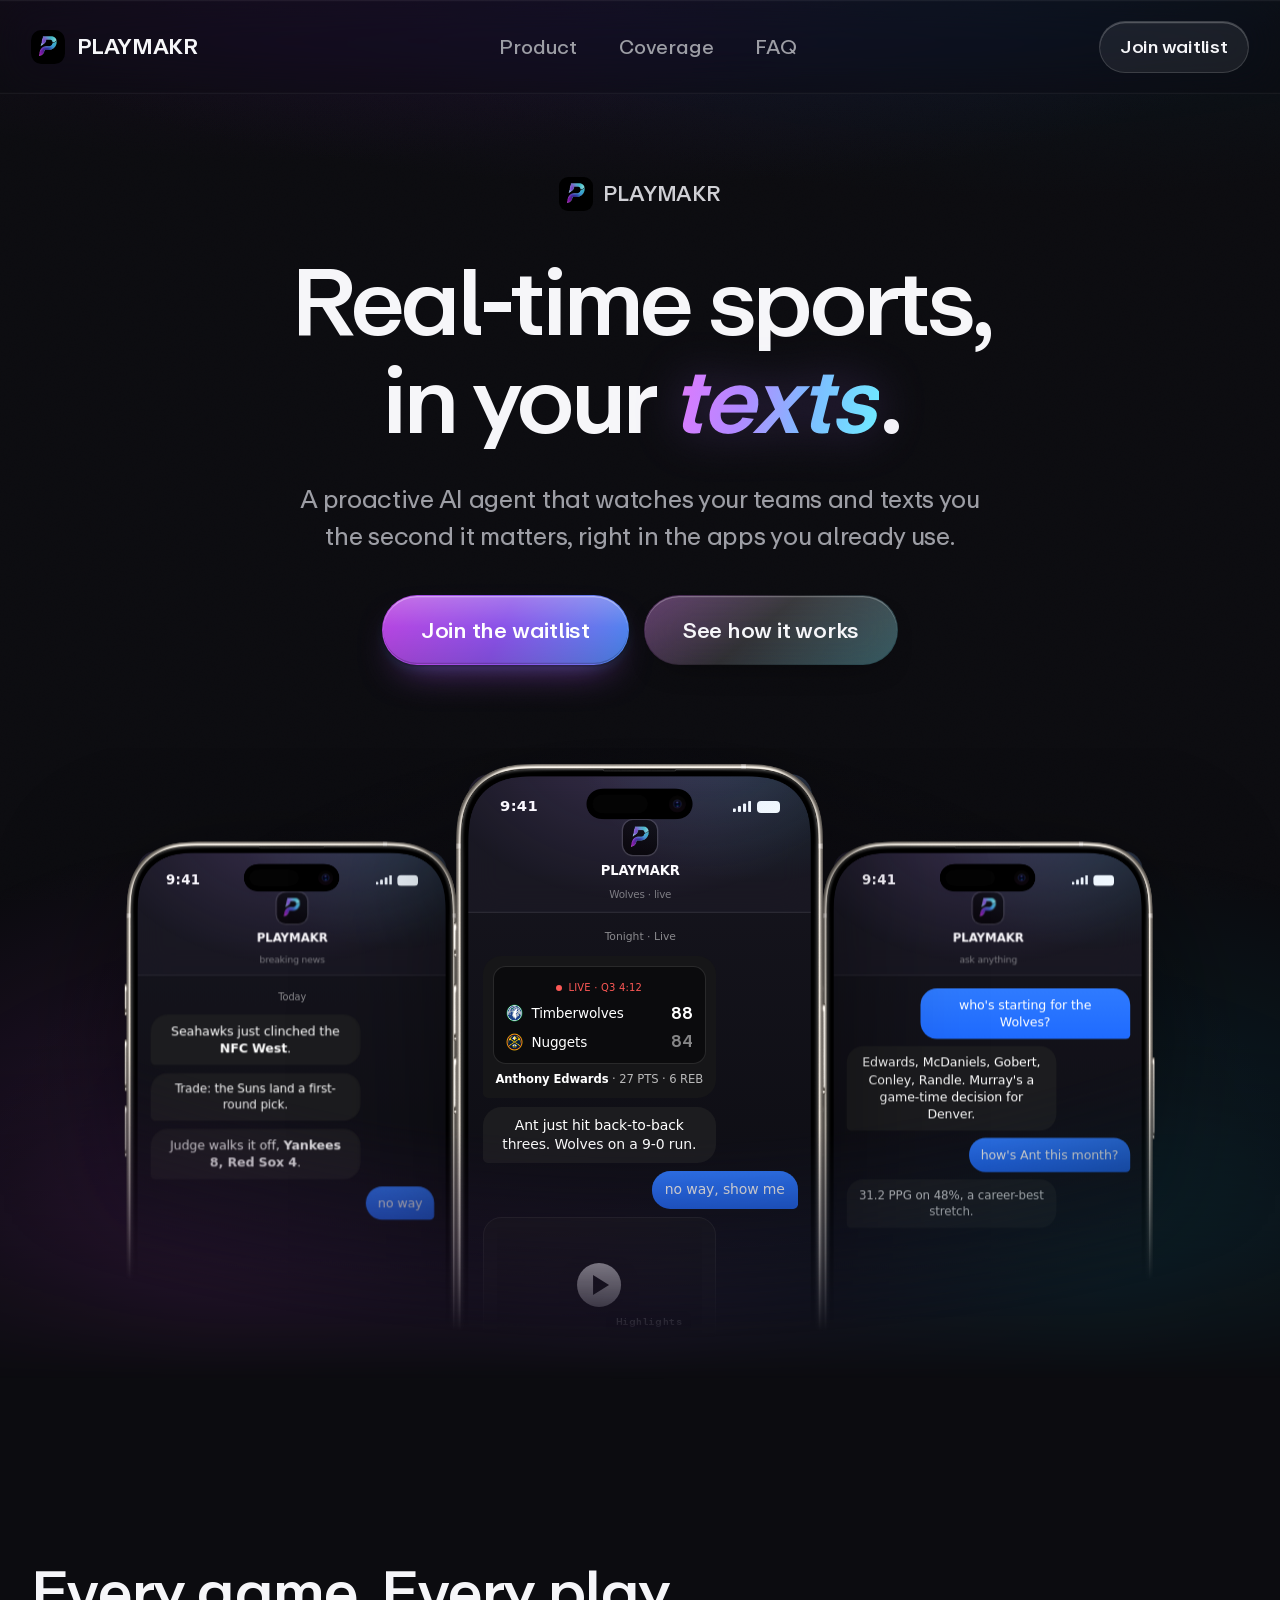
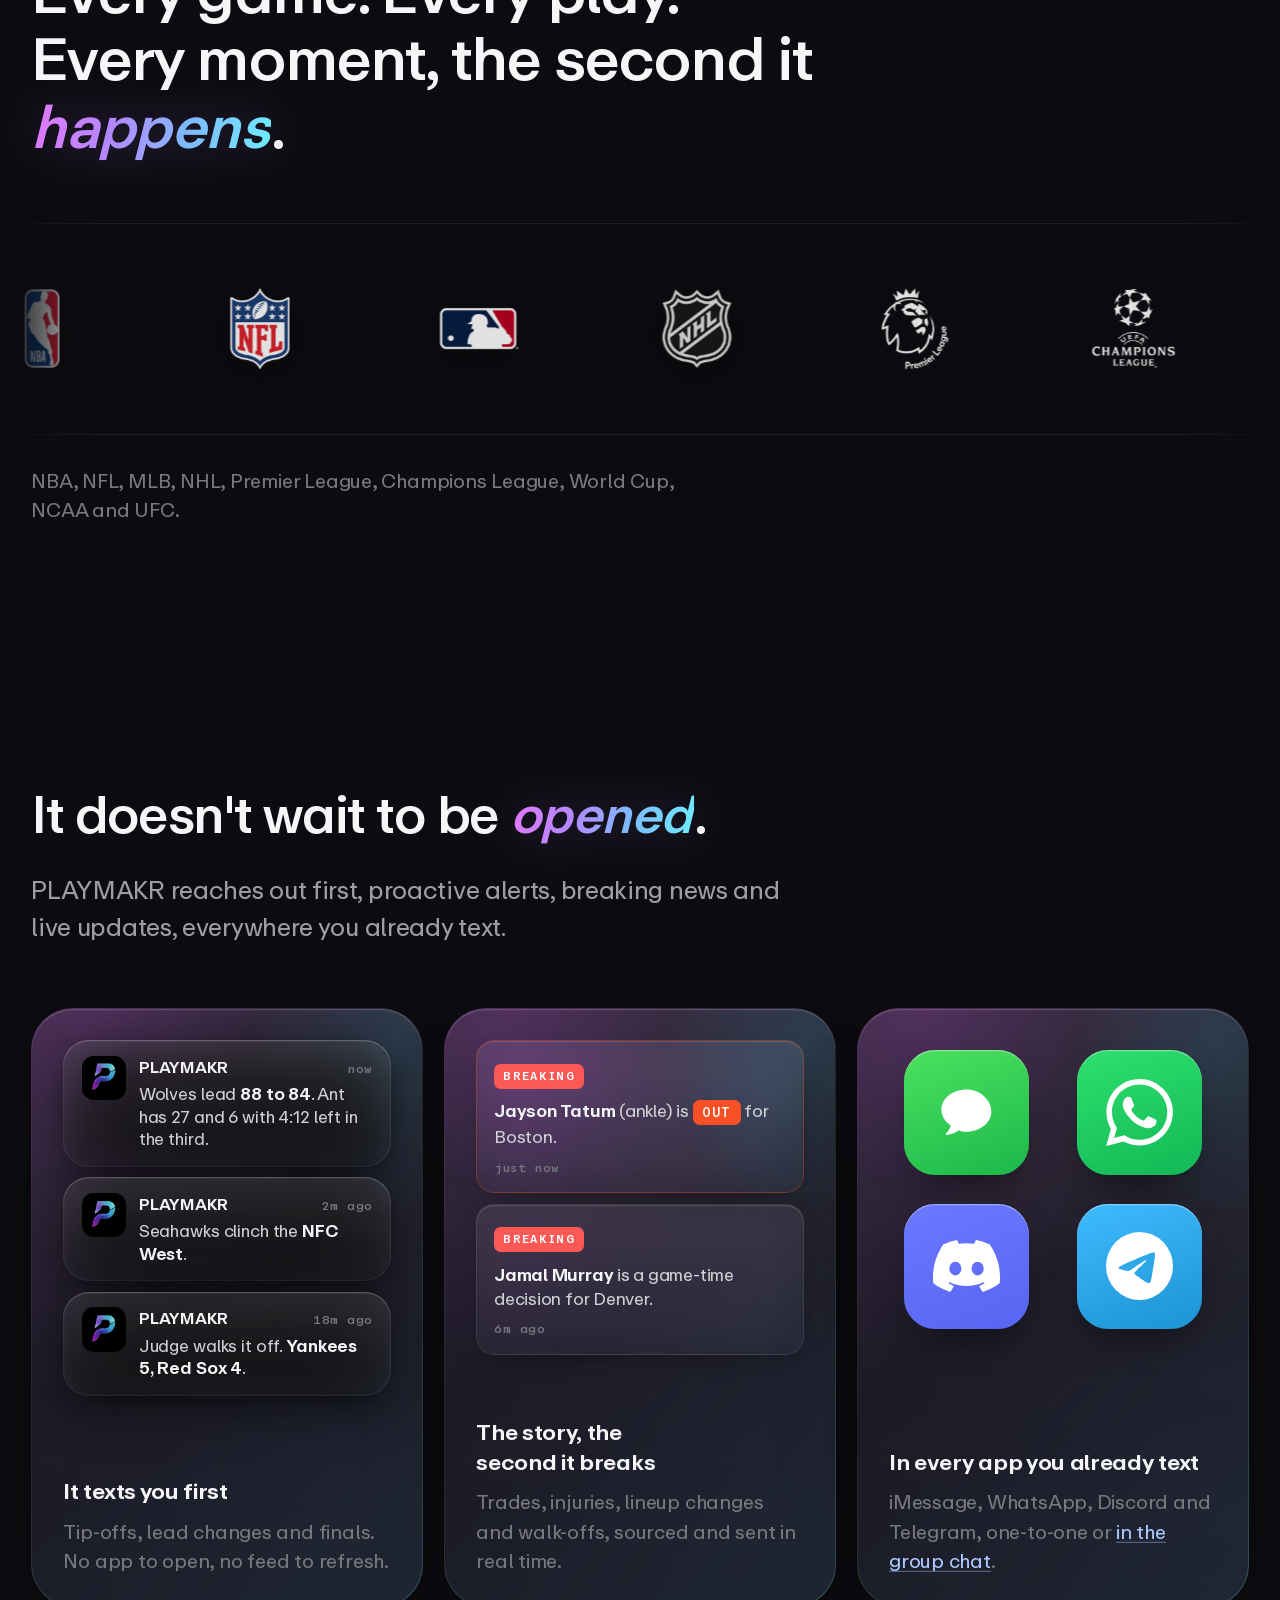
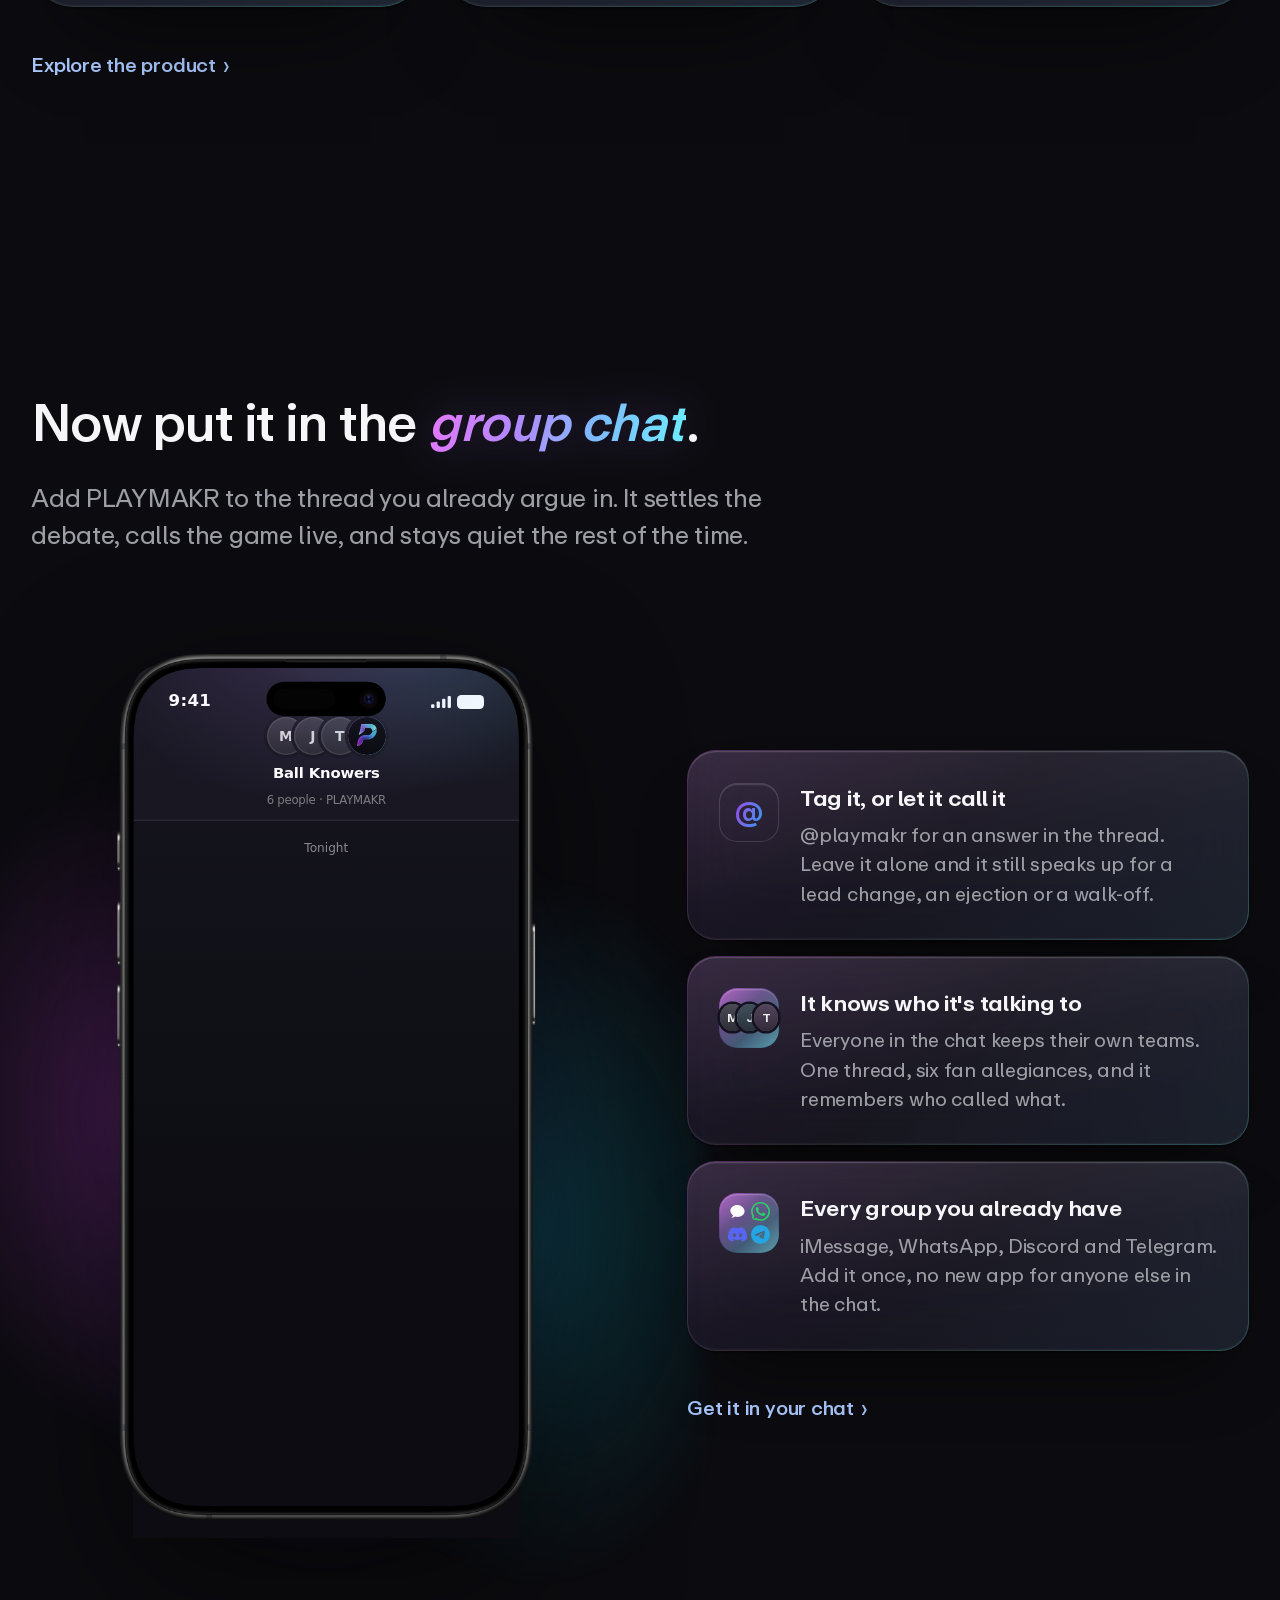
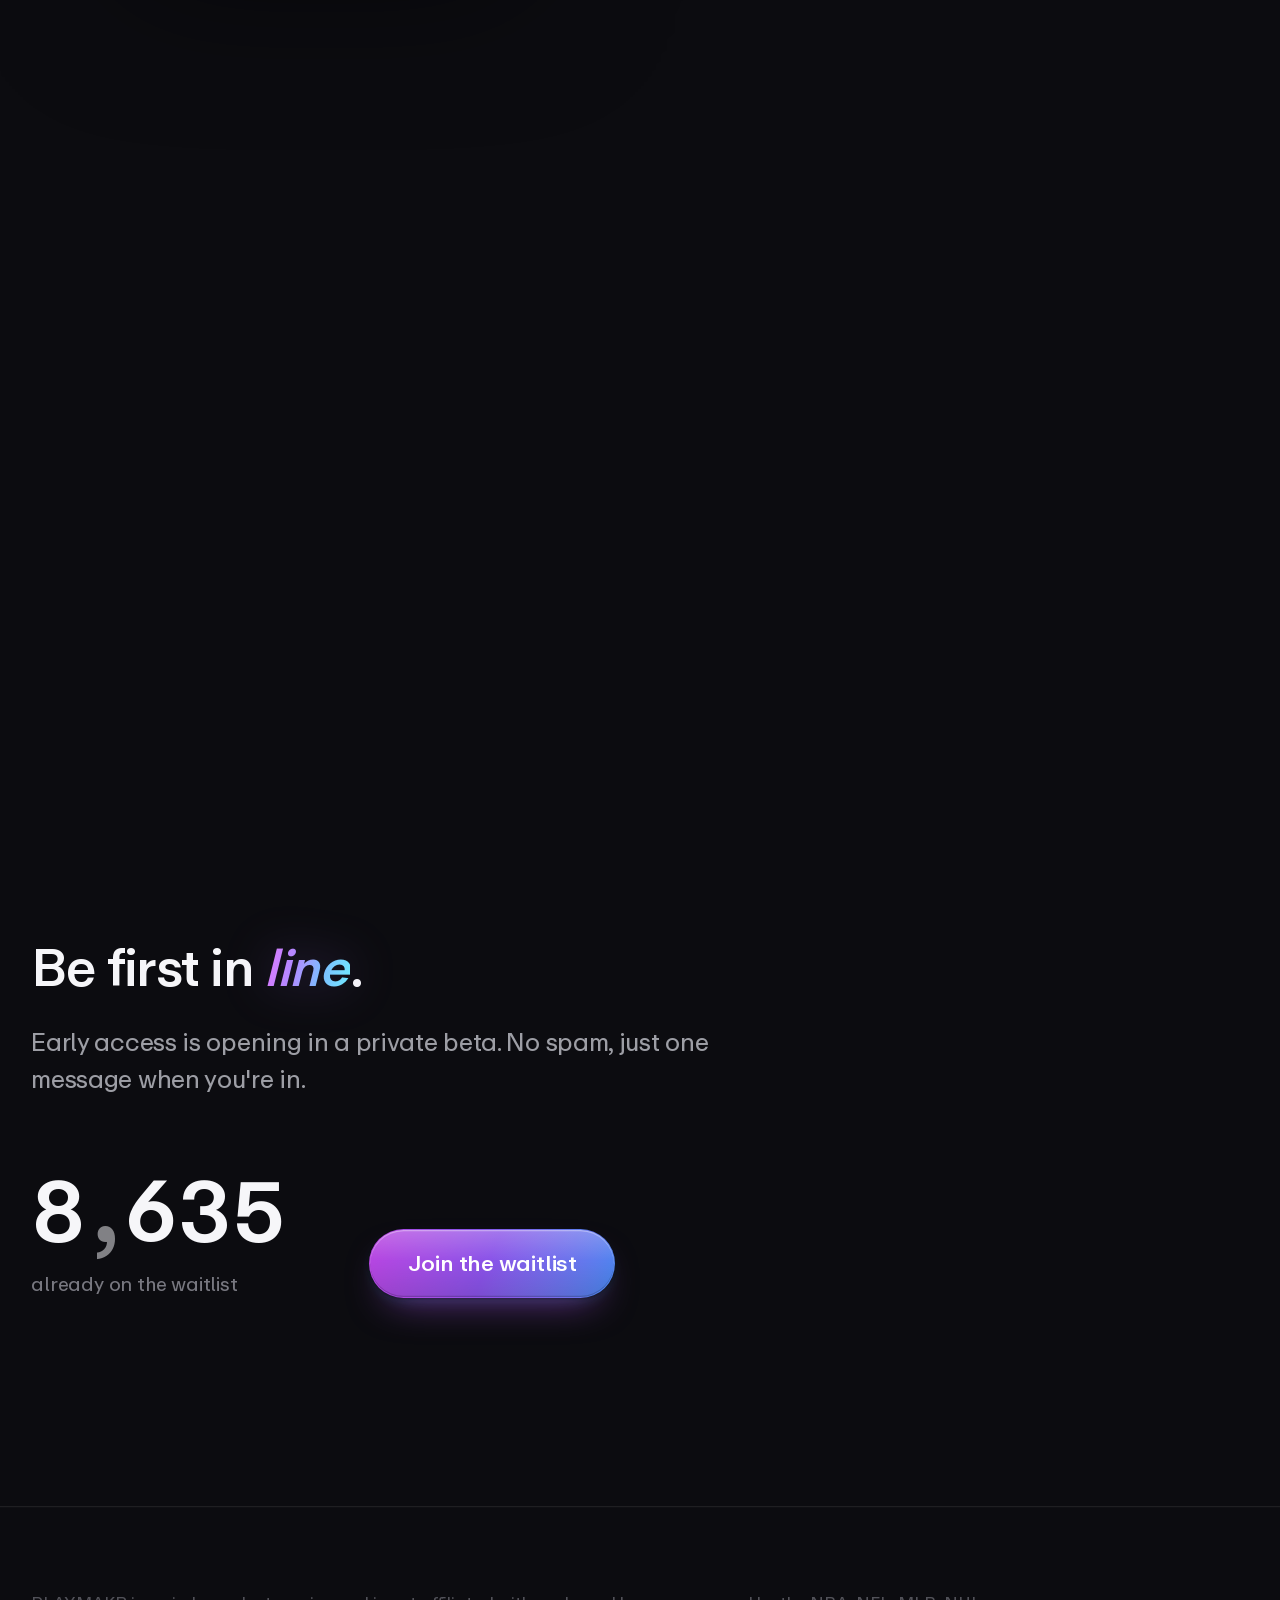
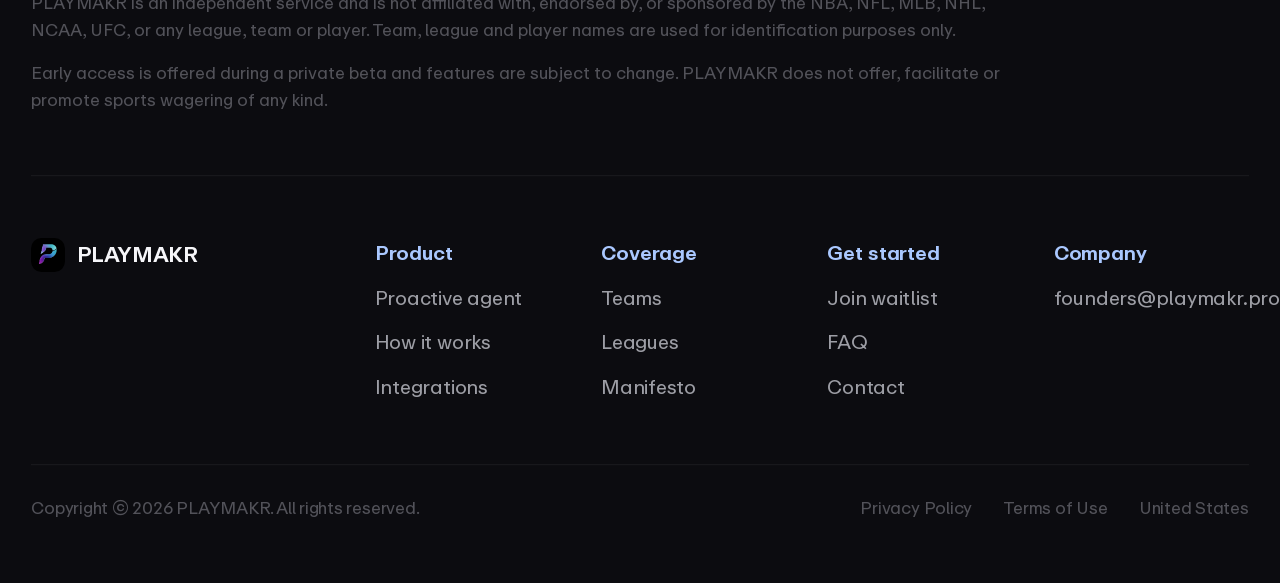
<file: index.html>
<!doctype html>
<html lang="en">
<head>
	<meta charset="UTF-8" />
	<meta name="viewport" content="width=device-width, initial-scale=1.0" />
	<title>PLAYMAKR · Real-time sports, in your texts.</title>
	<meta name="description" content="PLAYMAKR is a proactive AI sports agent. It watches your teams and texts you the second something matters, scores, breaking news, highlights, right in your DMs and in the group chat you already argue in." />
	<meta property="og:title" content="PLAYMAKR · Real-time sports, in your texts." />
	<meta property="og:description" content="A proactive AI sports agent that texts you the second it matters, in your DMs and in the group chat. NBA, NFL, MLB, soccer and more." />
	<meta property="og:url" content="https://playmakr.pro" />
	<meta name="theme-color" content="#08070b" />
	<link rel="icon" type="image/png" sizes="48x48" href="assets/images/favicon-32.png" />
	<link rel="apple-touch-icon" href="assets/images/apple-touch-icon.png" />
	<link rel="stylesheet" href="styles.css?v=40" />
	<link rel="stylesheet" href="css/pages/index.css?v=40" />
</head>
<body>
	<div id="field" aria-hidden="true"></div>
	<div id="grain" aria-hidden="true"></div>

	<a class="skip" href="#main">Skip to content</a>

	<header class="nav" id="nav">
		<div class="nav__inner">
			<a class="brand" href="index.html" aria-label="PLAYMAKR home">
				<span class="brand__mark"><img src="assets/images/logo.png" alt="" width="24" height="24" /></span>
				<span class="brand__word">PLAYMAKR</span>
			</a>
			<nav class="nav__links" aria-label="Primary">
				<a href="product.html">Product</a>
				<a href="coverage.html">Coverage</a>
				<a href="faq.html">FAQ</a>
			</nav>
			<div class="nav__right">
				<a class="nav__join" href="waitlist.html">Join waitlist</a>
				<button class="nav__burger" id="burger" aria-label="Menu" aria-expanded="false"><span></span><span></span></button>
			</div>
		</div>
		<div class="nav__mobile" id="navMobile">
			<a href="product.html">Product</a>
			<a href="coverage.html">Coverage</a>
			<a href="faq.html">FAQ</a>
			<a class="nav__mobile-cta" href="waitlist.html">Join waitlist</a>
		</div>
	</header>

	<main id="main">

		<!-- ==================================================================
		     HERO
		     The phone is the product, so the phone is the hero graphic. The
		     island morphs to a live activity and its score ticks, because the
		     game is still going. The thread types itself. The period is green
		     for exactly that reason, and it is the only green on the page.
		     ================================================================== -->
		<section class="hero hero--center">
			<div class="hero__copy">
				<p class="hero__eyebrow"><img src="assets/images/logo.png" alt="" width="26" height="26" />PLAYMAKR</p>
				<h1 class="t-hero">Real-time sports,<br>in your <em>texts</em><span class="stop" data-live>.</span></h1>
				<p class="t-sub">A proactive AI agent that watches your teams and texts you the second it matters, right in the apps you already use.</p>
				<div class="hero__cta">
					<a class="btn btn--lg" href="waitlist.html">Join the waitlist</a>
					<a class="btn btn--lg btn--ghost" href="product.html">See how it works</a>
				</div>
			</div>

			<div class="hero__stage">
				<div class="phones">

					<!-- LEFT phone · BREAKING NEWS the second it happens -->
					<div class="rphone rphone--side rphone--left" aria-hidden="true">
						<img class="rphone__img" src="assets/images/device/ip16-natural.png" alt="" width="1406" height="2822" />
						<div class="rphone__screen">
							<div class="rphone__status"><time>9:41</time><span class="ind"><i class="sig"></i><i class="bat"></i></span></div>
							<div class="chat">
								<div class="chat__nav">
									<span class="chat__avatar"><img src="assets/images/logo.png" alt="" width="26" height="26" /></span>
									<span class="chat__name">PLAYMAKR</span>
									<span class="chat__sub">breaking news</span>
								</div>
								<div class="chat__body">
									<p class="day">Today</p>
									<div class="b b--in is-settled">Seahawks just clinched the <b>NFC West</b>.</div>
									<div class="b b--in b--mini is-settled">Trade: the Suns land a first-round pick.</div>
									<div class="b b--in is-settled">Judge walks it off, <b>Yankees 8, Red Sox 4</b>.</div>
									<div class="b b--out is-settled">no way</div>
								</div>
							</div>
						</div>
					</div>

					<!-- RIGHT phone · ASK ANYTHING, answered in seconds -->
					<div class="rphone rphone--side rphone--right" aria-hidden="true">
						<img class="rphone__img" src="assets/images/device/ip16-natural.png" alt="" width="1406" height="2822" />
						<div class="rphone__screen">
							<div class="rphone__status"><time>9:41</time><span class="ind"><i class="sig"></i><i class="bat"></i></span></div>
							<div class="chat">
								<div class="chat__nav">
									<span class="chat__avatar"><img src="assets/images/logo.png" alt="" width="26" height="26" /></span>
									<span class="chat__name">PLAYMAKR</span>
									<span class="chat__sub">ask anything</span>
								</div>
								<div class="chat__body">
									<div class="b b--out is-settled">who's starting for the Wolves?</div>
									<div class="b b--in is-settled">Edwards, McDaniels, Gobert, Conley, Randle. Murray's a game-time decision for Denver.</div>
									<div class="b b--out is-settled">how's Ant this month?</div>
									<div class="b b--in b--mini is-settled">31.2 PPG on 48%, a career-best stretch.</div>
								</div>
							</div>
						</div>
					</div>

					<!-- CENTER phone · LIVE play-by-play + highlights -->
					<div class="rphone rphone--center">
						<img class="rphone__img" src="assets/images/device/ip16-natural.png" alt="PLAYMAKR live in your messages" width="1406" height="2822" />
						<div class="rphone__screen">
							<div class="rphone__status"><time>9:41</time><span class="ind"><i class="sig"></i><i class="bat"></i></span></div>
							<div class="chat">
								<div class="chat__nav">
									<span class="chat__avatar"><img src="assets/images/logo.png" alt="" width="26" height="26" /></span>
									<span class="chat__name">PLAYMAKR</span>
									<span class="chat__sub">Wolves · live</span>
								</div>
								<div class="chat__body">
									<p class="day">Tonight · Live</p>
									<div class="b b--in b--card is-settled">
										<div class="sb">
											<span class="sb__state sb__live">Live · Q3 4:12</span>
											<div class="sb__row"><span class="sb__team"><img src="assets/images/teams/timberwolves.png" alt="" width="16" height="16" />Timberwolves</span><span class="sb__pts">88</span></div>
											<div class="sb__row sb__row--l"><span class="sb__team"><img src="assets/images/teams/nuggets.png" alt="" width="16" height="16" />Nuggets</span><span class="sb__pts">84</span></div>
										</div>
										<p class="sb__line"><b>Anthony Edwards</b> · 27 PTS · 6 REB</p>
									</div>
									<div class="b b--in is-settled">Ant just hit back-to-back threes. Wolves on a 9-0 run.</div>
									<div class="b b--out is-settled">no way, show me</div>
									<a class="b b--in b--clip is-settled" href="https://www.youtube.com/watch?v=mRvHSutb1Io" target="_blank" rel="noopener"
									   aria-label="Anthony Edwards highlights">
										<span class="clipv__media" style="background-image:url(https://img.youtube.com/vi/mRvHSutb1Io/hqdefault.jpg)">
											<span class="clipv__play" aria-hidden="true"></span>
											<span class="clipv__tag">Highlights</span>
										</span>
										<span class="clipv__meta"><b>Anthony Edwards, 27 PTS vs Denver</b><small>Minnesota Timberwolves · YouTube</small></span>
									</a>
								</div>
							</div>
						</div>
					</div>

				</div>
			</div>
		</section>

		<!-- ==================================================================
		     STATEMENT BAND + LEAGUE MARQUEE
		     The claim, then the evidence directly under it. The marquee is the
		     band's graphic, so the two are one section. The row is left empty:
		     app.js builds all nine leagues and runs the momentum integrator.
		     ================================================================== -->
		<section class="sec home-band">
			<div class="wrap">
				<div class="sec__head">
					<p class="eyebrow">Coverage</p>
					<p class="t-h1 home-band__big">Every game. Every play.<br>Every moment, the second it <em>happens</em><span class="stop">.</span></p>
				</div>
			</div>

			<div class="marquee" aria-label="Leagues we cover">
				<div class="marquee__row" data-leagues></div>
			</div>

			<div class="wrap">
				<p class="cap">NBA, NFL, MLB, NHL, Premier League, Champions League, World Cup, NCAA and UFC.</p>
			</div>
		</section>

		<!-- ==================================================================
		     THE THREE CAPABILITIES
		     Condensed. Each panel holds a real UI fragment, not an illustration,
		     and each fragment moves the way the thing it depicts actually
		     behaves: the notification springs from above, the status chip turns
		     OUT and warms its own card, the app rows are a fact and so they are
		     still. The full version of this story lives on Product.
		     ================================================================== -->
		<section class="sec">
			<div class="wrap">
				<div class="sec__head">
					<p class="eyebrow">Proactive</p>
					<h2 class="t-h2">It doesn't wait to be <em>opened</em><span class="stop">.</span></h2>
					<p class="t-sub">PLAYMAKR reaches out first, proactive alerts, breaking news and live updates, everywhere you already text.</p>
				</div>

				<div class="grid-2 home-caps">

					<!-- 1. It texts you first.
					     Three real notifications, not one: the claim is tip-offs,
					     lead changes and finals, so the graphic is a live update,
					     a clinch and a walk-off, landing in sequence the way a
					     lock screen actually fills up. -->
					<div class="panel glass" data-panel data-lit data-refract>
						<div class="glass__refract" aria-hidden="true"></div>
						<div class="panel__bloom" aria-hidden="true"></div>
						<div class="panel__body">
							<div class="home-frag">
								<div class="home-notifs">
									<div class="notif is-live" data-notif>
										<div class="notif__shadow" aria-hidden="true"></div>
										<div class="notif__body">
											<span class="notif__icon"><img src="assets/images/logo.png" alt="" width="34" height="34" /></span>
											<div class="notif__main">
												<p class="notif__t"><span>PLAYMAKR</span><span class="notif__when">now</span></p>
												<p class="notif__p">Wolves lead <b>88 to 84</b>. Ant has 27 and 6 with 4:12 left in the third.</p>
											</div>
										</div>
									</div>
									<div class="notif" data-notif>
										<div class="notif__shadow" aria-hidden="true"></div>
										<div class="notif__body">
											<span class="notif__icon"><img src="assets/images/logo.png" alt="" width="34" height="34" /></span>
											<div class="notif__main">
												<p class="notif__t"><span>PLAYMAKR</span><span class="notif__when">2m ago</span></p>
												<p class="notif__p">Seahawks clinch the <b>NFC West</b>.</p>
											</div>
										</div>
									</div>
									<div class="notif" data-notif>
										<div class="notif__shadow" aria-hidden="true"></div>
										<div class="notif__body">
											<span class="notif__icon"><img src="assets/images/logo.png" alt="" width="34" height="34" /></span>
											<div class="notif__main">
												<p class="notif__t"><span>PLAYMAKR</span><span class="notif__when">18m ago</span></p>
												<p class="notif__p">Judge walks it off. <b>Yankees 5, Red Sox 4</b>.</p>
											</div>
										</div>
									</div>
								</div>
							</div>
							<div class="home-cap__txt">
								<h3 class="t-h3">It texts you first</h3>
								<p class="cap">Tip-offs, lead changes and finals. No app to open, no feed to refresh.</p>
							</div>
						</div>
					</div>

					<!-- 2. The story, the second it breaks -->
					<div class="panel glass" data-panel data-lit>
						<div class="panel__bloom" aria-hidden="true"></div>
						<div class="panel__body">
							<div class="home-frag">
								<div class="home-alerts">
									<div class="alert">
										<span class="alert__tag">Breaking</span>
										<p><b>Jayson Tatum</b> (ankle) is <span class="stat-chip" data-status="OUT">Questionable</span> for Boston.</p>
										<span class="alert__t">just now</span>
									</div>
									<div class="alert">
										<span class="alert__tag">Breaking</span>
										<p><b>Jamal Murray</b> is a game-time decision for Denver.</p>
										<span class="alert__t">6m ago</span>
									</div>
								</div>
							</div>
							<div class="home-cap__txt">
								<h3 class="t-h3">The story, the second it breaks</h3>
								<p class="cap">Trades, injuries, lineup changes and walk-offs, sourced and sent in real time.</p>
							</div>
						</div>
					</div>

					<!-- 3. In every app you already text -->
					<div class="panel glass" data-panel data-lit>
						<div class="panel__bloom" aria-hidden="true"></div>
						<div class="panel__body">
							<div class="home-frag">
								<div class="biglogos">
									<span class="biglogo biglogo--msg" title="iMessage"><img src="assets/images/logos/imessage.svg?v=40" alt="iMessage" width="40" height="40" /></span>
									<span class="biglogo biglogo--wa" title="WhatsApp"><img src="assets/images/logos/whatsapp.svg" alt="WhatsApp" width="40" height="40" /></span>
									<span class="biglogo biglogo--dc" title="Discord"><img src="assets/images/logos/discord.svg" alt="Discord" width="40" height="40" /></span>
									<span class="biglogo biglogo--tg" title="Telegram"><img src="assets/images/logos/telegram.svg" alt="Telegram" width="40" height="40" /></span>
								</div>
							</div>
							<div class="home-cap__txt">
								<h3 class="t-h3">In every app you already text</h3>
								<p class="cap">iMessage, WhatsApp, Discord and Telegram, one-to-one or <a class="alink alink--inline" href="#group-chats">in the group chat</a>.</p>
							</div>
						</div>
					</div>

				</div>

				<p class="home-caps__more"><a class="alink" href="product.html">Explore the product <span aria-hidden="true">&rsaquo;</span></a></p>
			</div>
		</section>

		<!-- ==================================================================
		     GROUP CHATS
		     The claim everywhere else on this page is "it texts YOU". This is
		     the one that is different in kind, so it gets its own section and
		     the page's largest single mockup rather than a fourth capability
		     card: an agent in a 1:1 thread is a feature, an agent in the group
		     chat with your friends is the product.

		     The thread is written as an argument, because that is what a sports
		     group chat is, and PLAYMAKR only speaks twice: once when it is
		     @-mentioned, and once on its own when the run happens. That ratio
		     is the pitch. Everything else in here is the humans.
		     ================================================================== -->
		<section class="sec gc" id="group-chats">
			<div class="wrap">
				<div class="sec__head">
					<h2 class="t-h2 gc__h">Now put it in the <em>group chat</em><span class="stop">.</span></h2>
					<p class="t-sub">Add PLAYMAKR to the thread you already argue in. It settles the debate, calls the game live, and stays quiet the rest of the time.</p>
				</div>

				<div class="gc__lead">

					<!-- ---------------------------------------------------------
					     The mockup. Same Apple frame, same live screen and the
					     same thread engine as the hero, so this reads as one
					     more real screenshot rather than a different toy.
					     --------------------------------------------------------- -->
					<div class="gc__stage">
						<div class="gc__glow" aria-hidden="true"></div>

						<div class="rphone rphone--gc">
							<img class="rphone__img" src="assets/images/device/ip16-black.png" alt="PLAYMAKR answering inside a group chat" width="1406" height="2822" />
							<div class="rphone__screen">
								<div class="rphone__status"><time>9:41</time><span class="ind"><i class="sig"></i><i class="bat"></i></span></div>
								<div class="chat chat--group">

									<div class="chat__nav chat__nav--group">
										<span class="gc__stack" aria-hidden="true">
											<i class="gc__face">M</i>
											<i class="gc__face">J</i>
											<i class="gc__face">T</i>
											<i class="gc__face gc__face--pm"><img src="assets/images/logo.png" alt="" width="26" height="26" /></i>
										</span>
										<span class="chat__name">Ball Knowers</span>
										<span class="chat__sub">6 people &middot; PLAYMAKR</span>
									</div>

									<div class="chat__body" data-thread>
										<p class="day">Tonight</p>

										<div class="b b--in gmsg">
											<i class="gc__face" aria-hidden="true">M</i>
											<span class="gmsg__col">
												<span class="gmsg__who">Marcus</span>
												<span class="gmsg__bub">wolves are cooked, denver takes this by 12</span>
											</span>
										</div>

										<div class="b b--out">@playmakr settle it</div>

										<div class="b b--in b--card gmsg gmsg--pm">
											<i class="gc__face gc__face--pm" aria-hidden="true"><img src="assets/images/logo.png" alt="" width="26" height="26" /></i>
											<span class="gmsg__col">
												<span class="gmsg__who gmsg__who--pm">PLAYMAKR<em>agent</em></span>
												<span class="gmsg__bub gmsg__bub--pm">
													<span class="sb">
														<span class="sb__state sb__live">Live &middot; Q3 4:12</span>
														<span class="sb__row"><span class="sb__team"><img src="assets/images/teams/timberwolves.png" alt="" width="16" height="16" />Timberwolves</span><span class="sb__pts">88</span></span>
														<span class="sb__row sb__row--l"><span class="sb__team"><img src="assets/images/teams/nuggets.png" alt="" width="16" height="16" />Nuggets</span><span class="sb__pts">84</span></span>
													</span>
													<span class="gmsg__txt">Wolves by 4, and Ant already has 27 on 11 shots. Marcus is 0-for-3 on Denver calls this month.</span>
												</span>
											</span>
										</div>

										<div class="b b--in gmsg">
											<i class="gc__face" aria-hidden="true">J</i>
											<span class="gmsg__col">
												<span class="gmsg__who">Jay</span>
												<span class="gmsg__bub">the bot has receipts <span class="tapback" aria-hidden="true">&#128128;</span></span>
											</span>
										</div>

										<div class="b b--in gmsg gmsg--pm">
											<i class="gc__face gc__face--pm" aria-hidden="true"><img src="assets/images/logo.png" alt="" width="26" height="26" /></i>
											<span class="gmsg__col">
												<span class="gmsg__who gmsg__who--pm">PLAYMAKR<em>agent</em></span>
												<span class="gmsg__bub gmsg__bub--pm">Ant just hit back-to-back threes. Wolves on a 9-0 run, up 94-84.<span class="tapback tapback--love" aria-hidden="true">&#10084;&#65039;</span></span>
											</span>
										</div>

										<div class="b b--in gmsg">
											<i class="gc__face" aria-hidden="true">T</i>
											<span class="gmsg__col">
												<span class="gmsg__who">Tay</span>
												<span class="gmsg__bub">marcus is typing and deleting rn</span>
											</span>
										</div>
									</div>
								</div>
							</div>

							<!-- The two satellites. Same glass as the panels
							     below, hung off the phone's own edges so the
							     section has depth without a second mockup. -->
							<div class="gc__float gc__float--add glass" data-lit>
								<span class="gc__float-mark"><img src="assets/images/logo.png" alt="" width="34" height="34" /></span>
								<span class="gc__float-txt"><b>PLAYMAKR</b> joined <b>Ball Knowers</b><small>6 people &middot; just now</small></span>
							</div>

							<div class="gc__float gc__float--live glass" data-lit>
								<span class="gc__float-live"><i></i>Live</span>
								<span class="gc__float-txt"><b>9-0 run</b><small>Sent to 3 group chats</small></span>
							</div>
						</div>
					</div>

					<!-- ---------------------------------------------------------
					     The three rules that make it survivable in a group. A
					     group agent that talks as much as a 1:1 agent gets muted
					     inside a day, so each row is really a restraint.
					     --------------------------------------------------------- -->
					<div class="gc__copy">
						<div class="gc__rules">

							<div class="gc__rule glass" data-panel data-lit data-refract>
								<div class="glass__refract" aria-hidden="true"></div>
								<span class="gc__rule-ic gc__rule-ic--at" aria-hidden="true">@</span>
								<div class="gc__rule-txt">
									<h3 class="t-h3">Tag it, or let it call it</h3>
									<p class="cap">@playmakr for an answer in the thread. Leave it alone and it still speaks up for a lead change, an ejection or a walk-off.</p>
								</div>
							</div>

							<div class="gc__rule glass" data-panel data-lit>
								<span class="gc__rule-ic gc__rule-ic--who" aria-hidden="true">
									<i>M</i><i>J</i><i>T</i>
								</span>
								<div class="gc__rule-txt">
									<h3 class="t-h3">It knows who it's talking to</h3>
									<p class="cap">Everyone in the chat keeps their own teams. One thread, six fan allegiances, and it remembers who called what.</p>
								</div>
							</div>

							<div class="gc__rule glass" data-panel data-lit>
								<span class="gc__rule-ic gc__rule-ic--apps" aria-hidden="true">
									<img src="assets/images/logos/imessage.svg?v=40" alt="" width="22" height="22" />
									<img src="assets/images/logos/whatsapp.svg" alt="" width="22" height="22" />
									<img src="assets/images/logos/discord.svg" alt="" width="22" height="22" />
									<img src="assets/images/logos/telegram.svg" alt="" width="22" height="22" />
								</span>
								<div class="gc__rule-txt">
									<h3 class="t-h3">Every group you already have</h3>
									<p class="cap">iMessage, WhatsApp, Discord and Telegram. Add it once, no new app for anyone else in the chat.</p>
								</div>
							</div>

						</div>

						<p class="gc__more"><a class="alink" href="waitlist.html">Get it in your chat <span aria-hidden="true">&rsaquo;</span></a></p>
					</div>
				</div>

				<!-- -------------------------------------------------------------
				     The same agent, in three other people's group chats. Each
				     fragment is skinned in its host app's real colours, because
				     the whole claim is that it lives where the chat already is —
				     rendering all three in PLAYMAKR's own palette would quietly
				     say the opposite.
				     ------------------------------------------------------------- -->
				<div class="gc__grid">

					<div class="panel glass gc__pane" data-panel data-lit>
						<div class="panel__body gc__pane-body">
							<div class="gpane gpane--wa">
								<div class="gpane__nav">
									<span class="gpane__ic"><img src="assets/images/logos/whatsapp.svg" alt="WhatsApp" width="20" height="20" /></span>
									<span class="gpane__name">Sunday League <small>8 members</small></span>
								</div>
								<div class="gpane__body">
									<div class="gp gp--in"><b>Ravi</b>is the Liverpool game on?</div>
									<div class="gp gp--pm"><b>PLAYMAKR</b>Kickoff was 12 minutes ago. Liverpool 1-0, Salah in the 8th.</div>
									<div class="gp gp--out">absolute scenes</div>
								</div>
							</div>
							<div class="gc__pane-txt">
								<h3 class="t-h3">WhatsApp</h3>
								<p class="cap">Add the number to any group. It answers in the thread, in the language the group is already using.</p>
							</div>
						</div>
					</div>

					<div class="panel glass gc__pane" data-panel data-lit>
						<div class="panel__body gc__pane-body">
							<div class="gpane gpane--dc">
								<div class="gpane__nav">
									<span class="gpane__ic"><img src="assets/images/logos/discord.svg" alt="Discord" width="20" height="20" /></span>
									<span class="gpane__name">#nba-general <small>1,204 online</small></span>
								</div>
								<div class="gpane__body">
									<div class="gp gp--dcrow"><b class="gp--u1">deuce</b>who's the closer on this roster</div>
									<div class="gp gp--dcrow gp--pmrow"><b class="gp--pmu">PLAYMAKR<span>APP</span></b>Edwards, and it isn't close: 41 clutch points this month, best on the team.</div>
									<div class="gp gp--dcrow"><b class="gp--u2">nine</b>ok that settles it</div>
								</div>
							</div>
							<div class="gc__pane-txt">
								<h3 class="t-h3">Discord</h3>
								<p class="cap">A real app in your server. Slash commands, live game threads and score posts in the channel you pick.</p>
							</div>
						</div>
					</div>

					<div class="panel glass gc__pane" data-panel data-lit>
						<div class="panel__body gc__pane-body">
							<div class="gpane gpane--tg">
								<div class="gpane__nav">
									<span class="gpane__ic"><img src="assets/images/logos/telegram.svg" alt="Telegram" width="20" height="20" /></span>
									<span class="gpane__name">Parlay Support Group <small>14 members</small></span>
								</div>
								<div class="gpane__body">
									<div class="gp gp--in"><b>Andrei</b>anyone watching the Yanks</div>
									<div class="gp gp--pm"><b>PLAYMAKR</b>Bottom 9, tied 4-4, Judge up with two on.</div>
									<div class="gp gp--pm gp--pmlate">Judge walks it off. Yankees 8, Red Sox 4.</div>
								</div>
							</div>
							<div class="gc__pane-txt">
								<h3 class="t-h3">Telegram</h3>
								<p class="cap">Drop it into a group or a channel. It follows the game and posts the moment it turns.</p>
							</div>
						</div>
					</div>

				</div>
			</div>
		</section>

		<!-- ==================================================================
		     CLOSING CTA
		     data-scrim pulls the field's scrim thinner as this arrives, so the
		     purple concentrates here and nowhere else. Exactly one per page.
		     The counter rolls; it never counts and it never idles.
		     ================================================================== -->
		<section class="sec home-cta" data-scrim>
			<div class="wrap">
				<div class="sec__head">
					<p class="eyebrow">Waitlist</p>
					<h2 class="t-h2">Be first in <em>line</em><span class="stop">.</span></h2>
					<p class="t-sub">Early access is opening in a private beta. No spam, just one message when you're in.</p>
				</div>

				<div class="home-cta__row">
					<div class="counter">
						<div class="ticker-num" data-count="8635" aria-live="polite"></div>
						<p class="counter__cap">already on the waitlist</p>
					</div>
					<a class="btn btn--lg" href="waitlist.html">Join the waitlist</a>
				</div>
			</div>
		</section>

	</main>

	<footer class="foot">
		<div class="wrap">
			<div class="foot__notes">
				<p>PLAYMAKR is an independent service and is not affiliated with, endorsed by, or sponsored by the NBA, NFL, MLB, NHL, NCAA, UFC, or any league, team or player. Team, league and player names are used for identification purposes only.</p>
				<p>Early access is offered during a private beta and features are subject to change. PLAYMAKR does not offer, facilitate or promote sports wagering of any kind.</p>
			</div>
			<div class="foot__grid">
				<div class="foot__brand"><a class="brand" href="index.html" aria-label="PLAYMAKR home"><span class="brand__mark"><img src="assets/images/logo.png" alt="" width="22" height="22" /></span><span class="brand__word">PLAYMAKR</span></a></div>
				<nav class="foot__col" aria-label="Product"><h4>Product</h4><a href="product.html">Proactive agent</a><a href="product.html">How it works</a><a href="product.html">Integrations</a></nav>
				<nav class="foot__col" aria-label="Coverage"><h4>Coverage</h4><a href="coverage.html">Teams</a><a href="coverage.html">Leagues</a><a href="coverage.html">Manifesto</a></nav>
				<nav class="foot__col" aria-label="Get started"><h4>Get started</h4><a href="waitlist.html">Join waitlist</a><a href="faq.html">FAQ</a><a href="mailto:founders@playmakr.pro">Contact</a></nav>
				<nav class="foot__col" aria-label="Company"><h4>Company</h4><a href="mailto:founders@playmakr.pro">founders@playmakr.pro</a></nav>
			</div>
			<div class="foot__base">
				<span>Copyright &copy; 2026 PLAYMAKR. All rights reserved.</span>
				<div class="foot__legal"><a href="#">Privacy Policy</a><a href="#">Terms of Use</a><span>United States</span></div>
			</div>
		</div>
	</footer>

	<script src="app.js?v=40"></script>
</body>
</html>
</file>
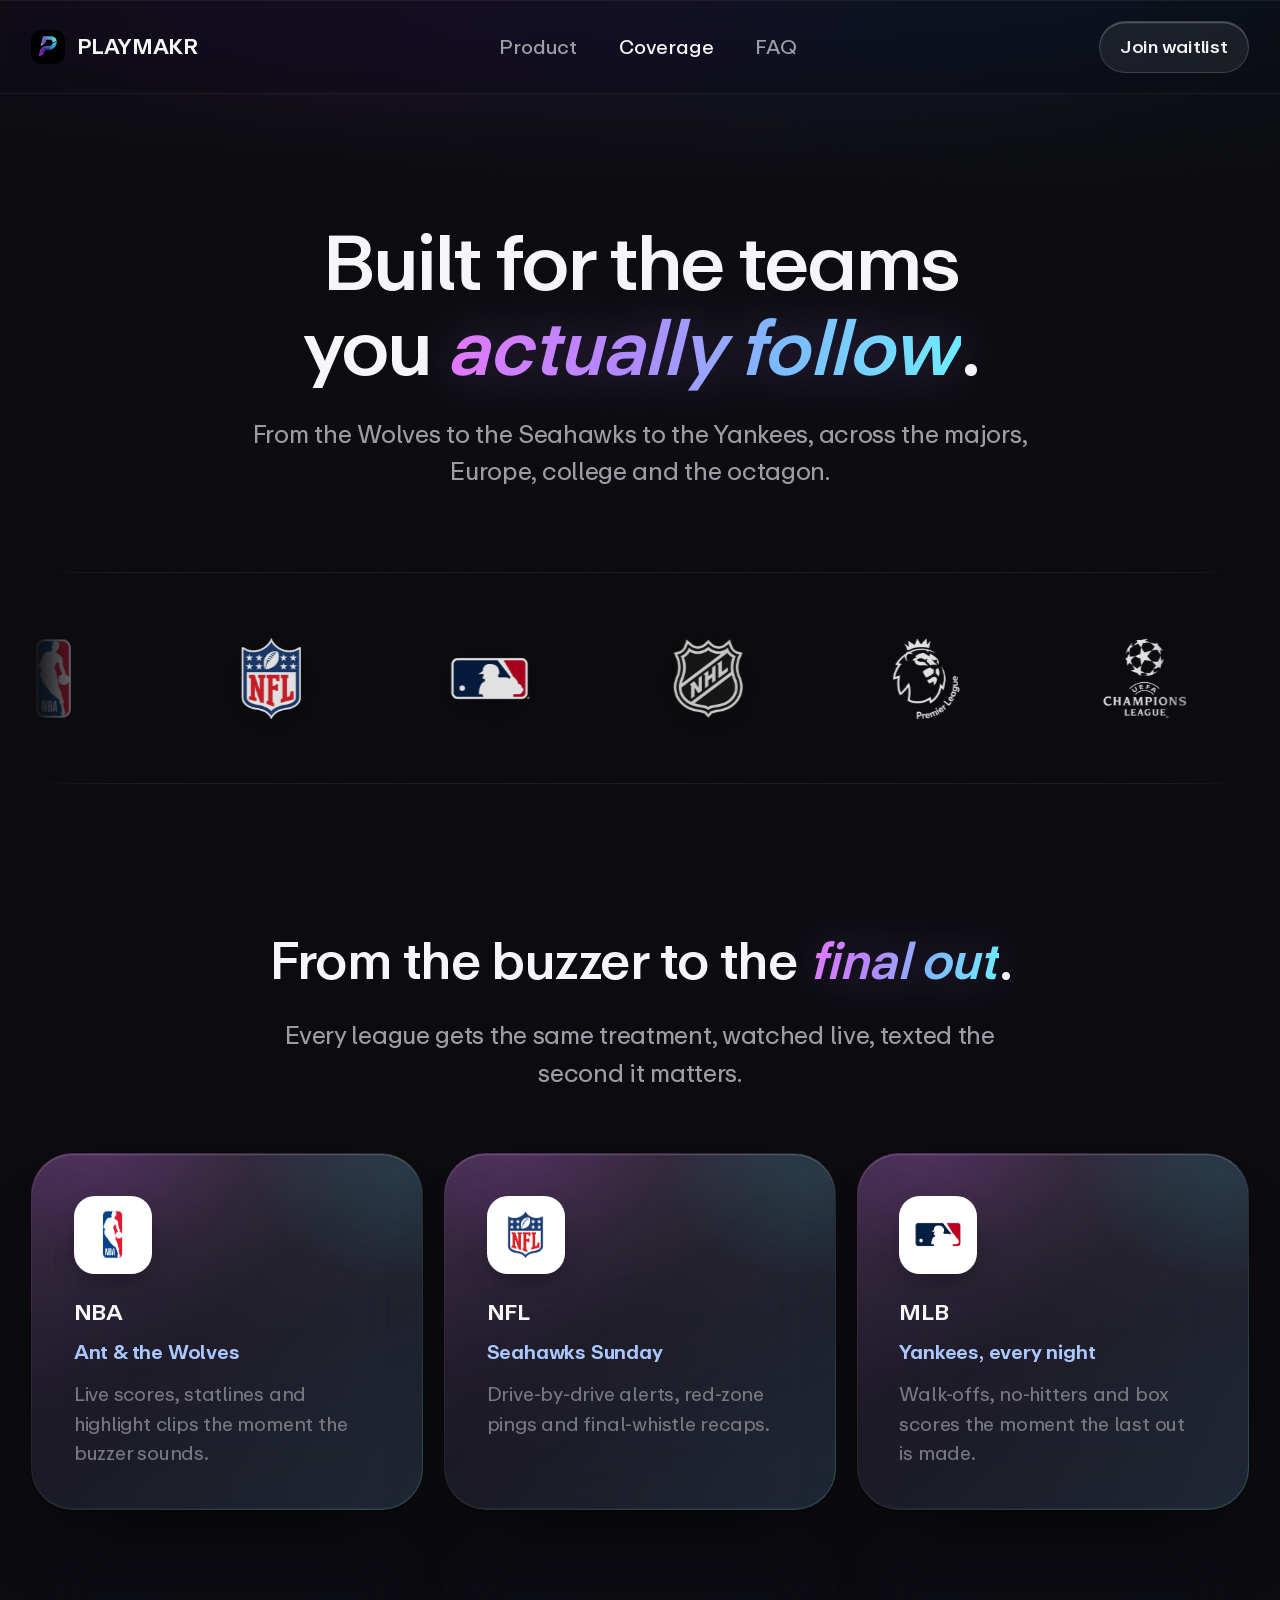
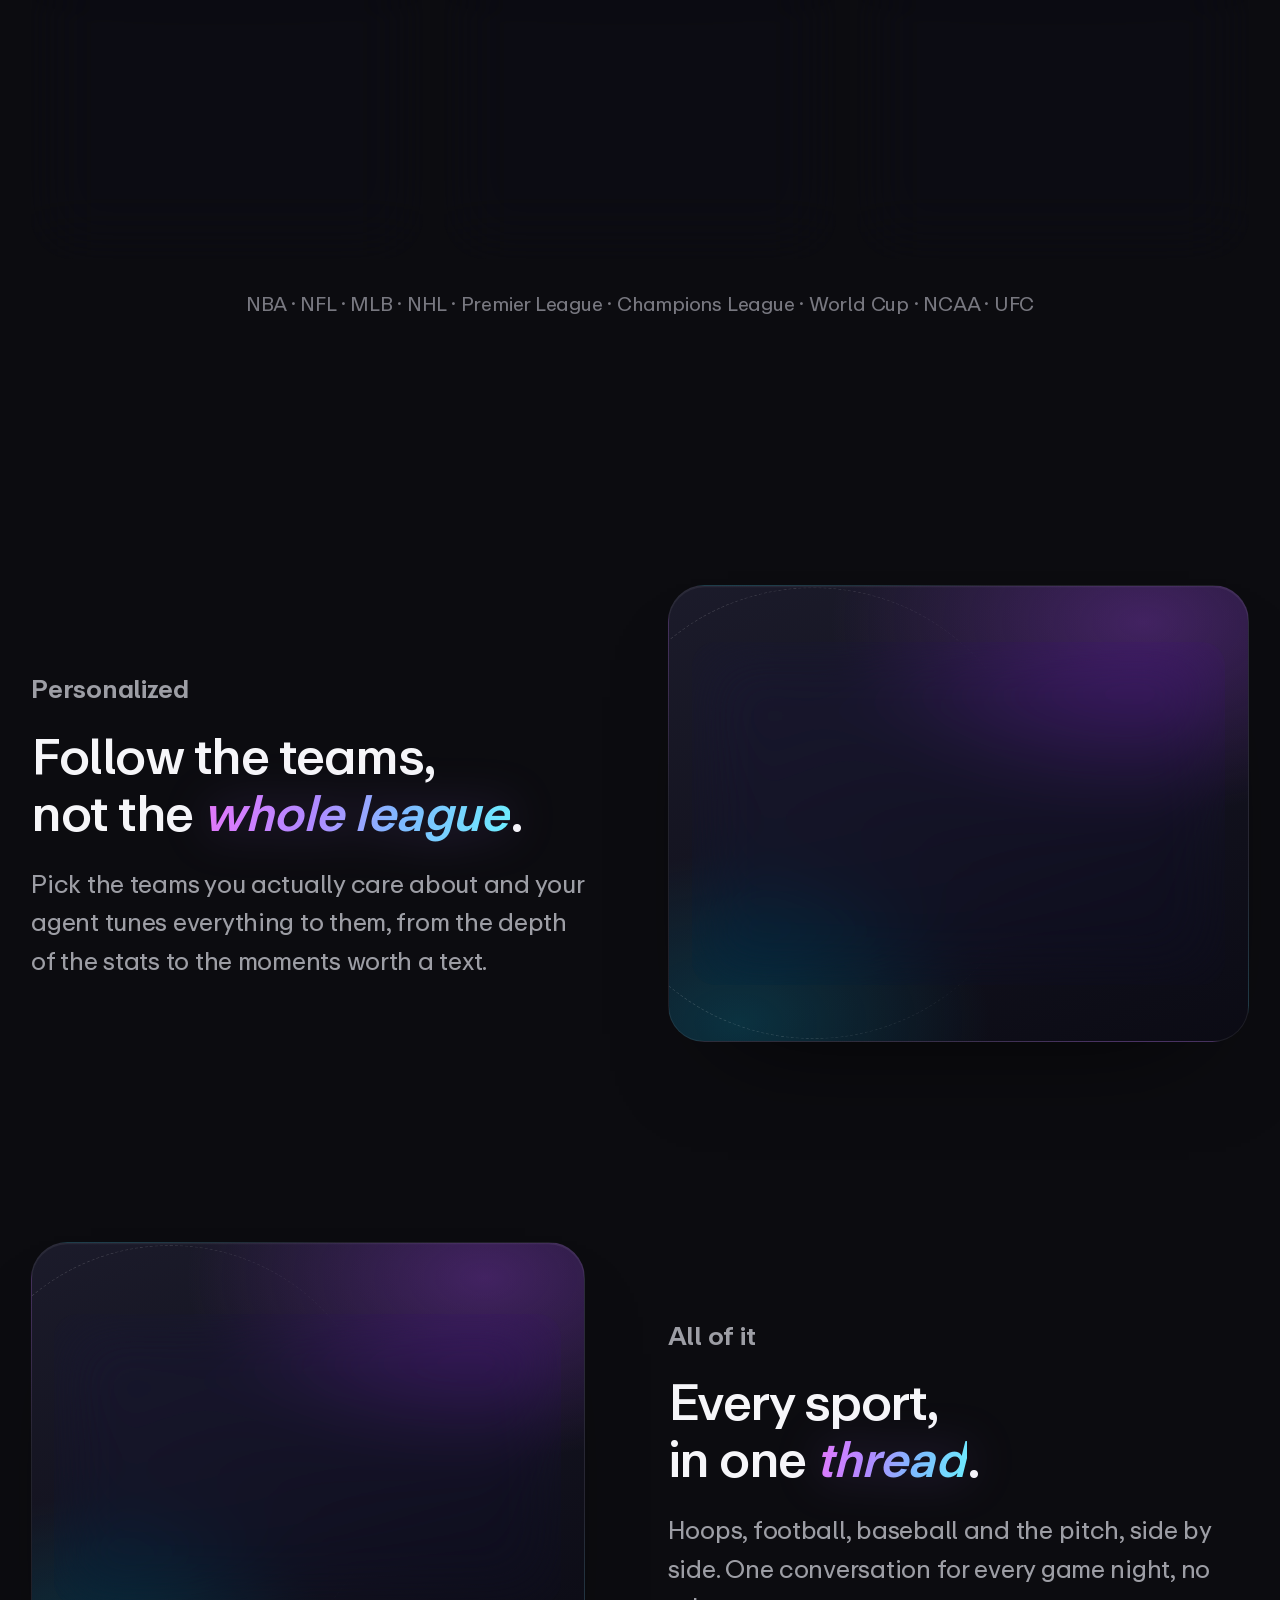
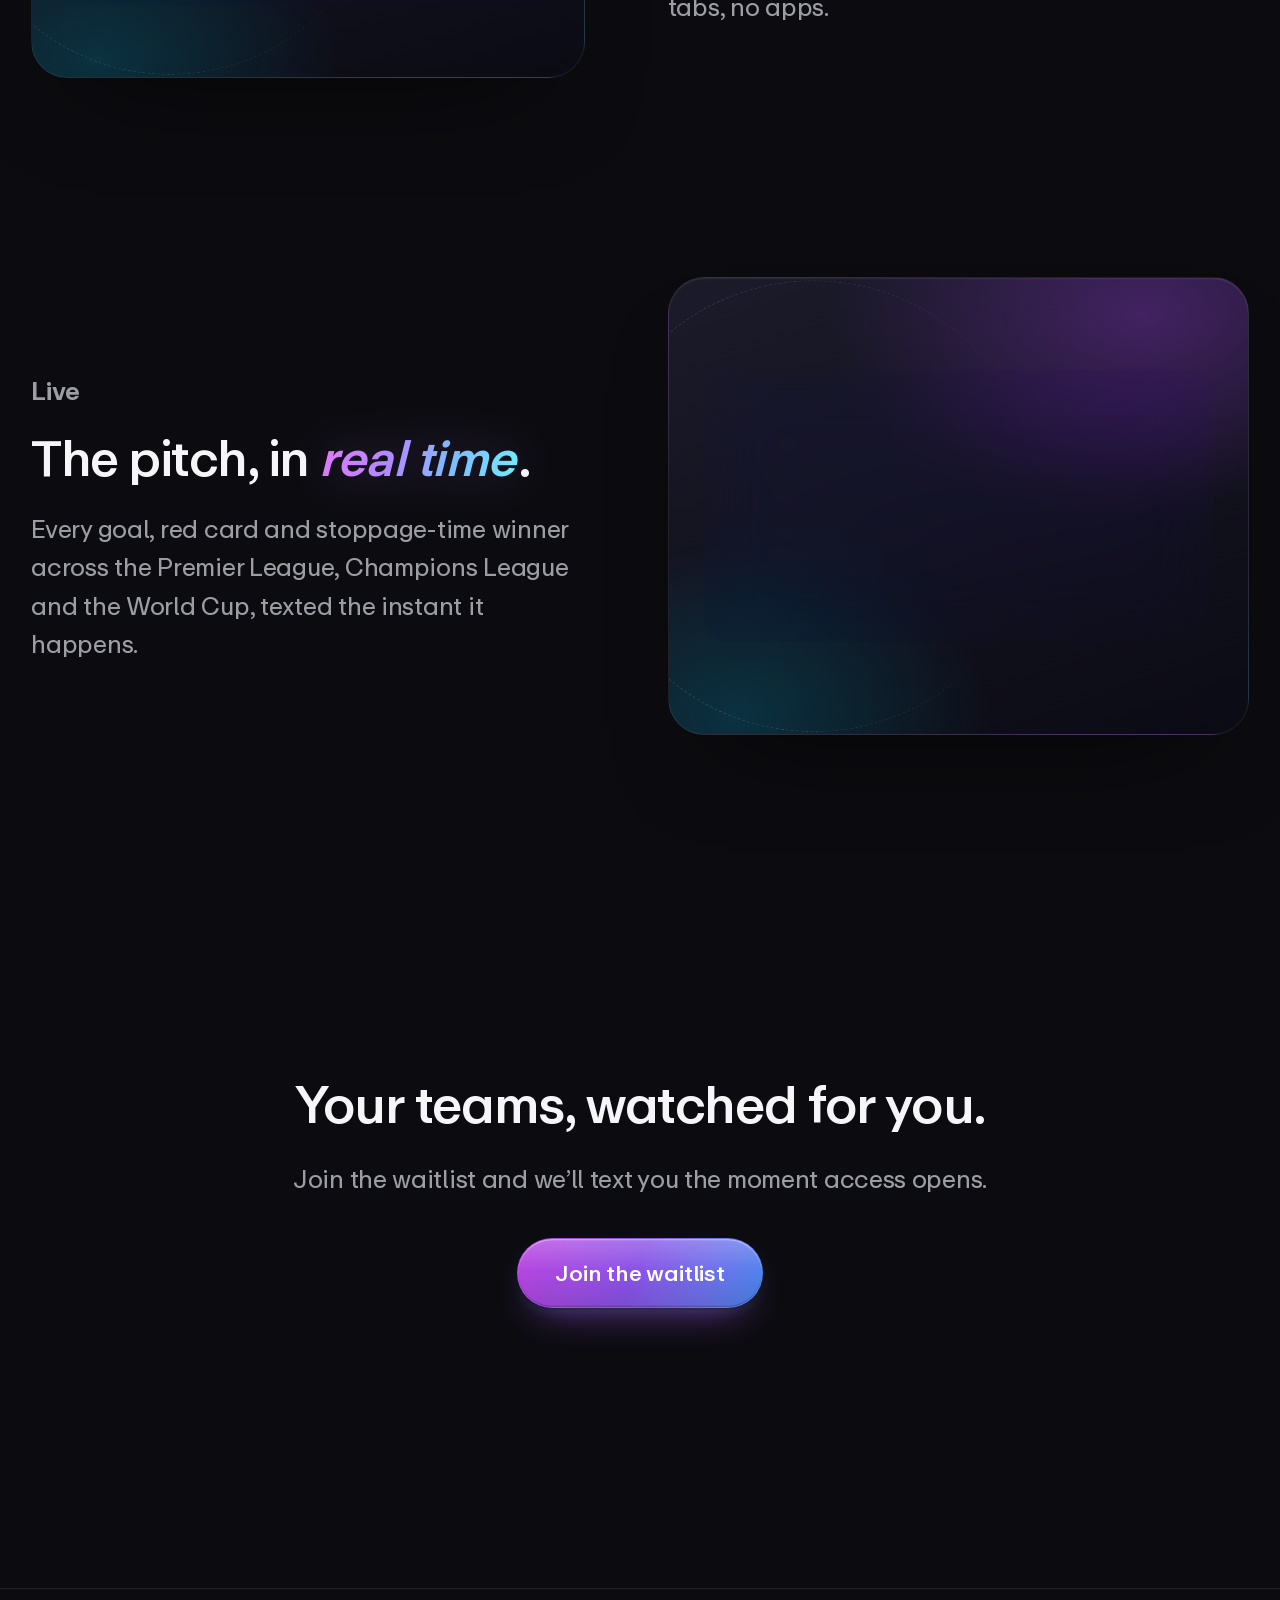
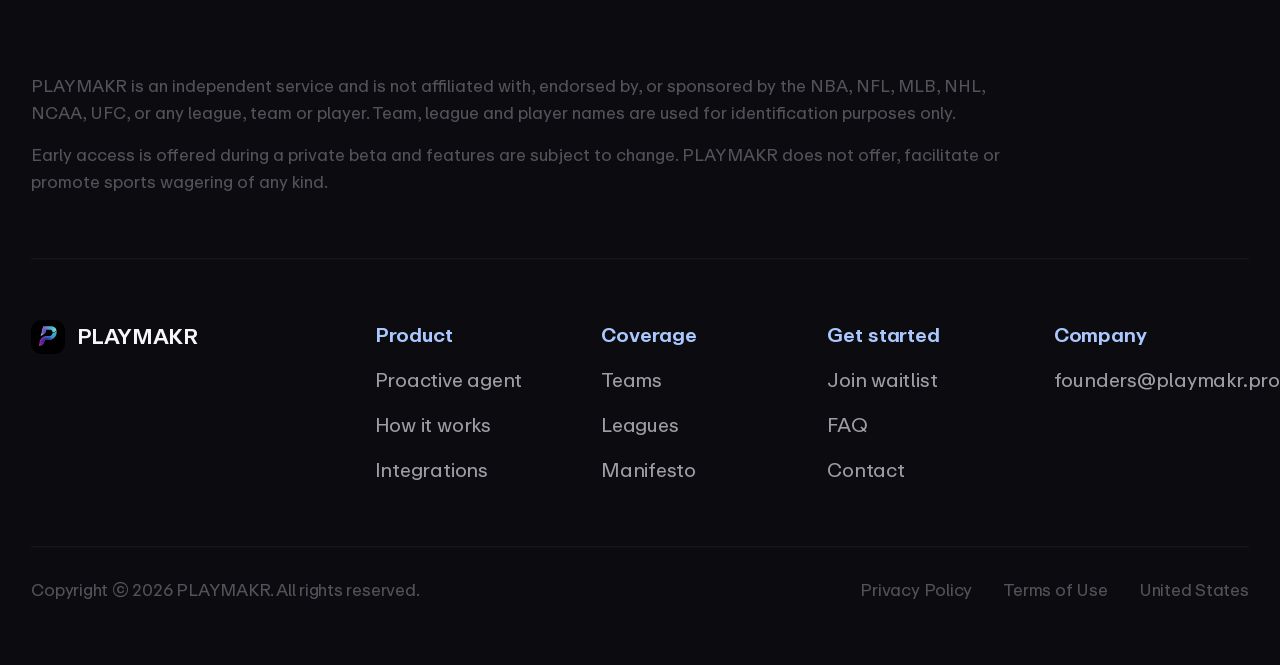
<file: coverage.html>
<!doctype html>
<html lang="en">
<head>
	<meta charset="UTF-8" />
	<meta name="viewport" content="width=device-width, initial-scale=1.0" />
	<title>PLAYMAKR · Coverage</title>
	<meta name="description" content="From the Timberwolves to the Seahawks to the Yankees, PLAYMAKR covers every team you follow across the majors, college and the pitch." />
	<meta name="theme-color" content="#08070b" />
	<link rel="icon" type="image/png" sizes="48x48" href="assets/images/favicon-32.png" />
	<link rel="apple-touch-icon" href="assets/images/apple-touch-icon.png" />
	<link rel="stylesheet" href="styles.css?v=40" />
	<link rel="stylesheet" href="css/pages/coverage.css?v=40" />
</head>
<body>
	<div id="field" aria-hidden="true"></div>
	<div id="grain" aria-hidden="true"></div>

	<a class="skip" href="#main">Skip to content</a>

	<header class="nav" id="nav">
		<div class="nav__inner">
			<a class="brand" href="index.html" aria-label="PLAYMAKR home">
				<span class="brand__mark"><img src="assets/images/logo.png" alt="" width="24" height="24" /></span>
				<span class="brand__word">PLAYMAKR</span>
			</a>
			<nav class="nav__links" aria-label="Primary">
				<a href="product.html">Product</a>
				<a href="coverage.html" aria-current="page">Coverage</a>
				<a href="faq.html">FAQ</a>
			</nav>
			<div class="nav__right">
				<a class="nav__join" href="waitlist.html">Join waitlist</a>
				<button class="nav__burger" id="burger" aria-label="Menu" aria-expanded="false"><span></span><span></span></button>
			</div>
		</div>
		<div class="nav__mobile" id="navMobile">
			<a href="product.html">Product</a>
			<a href="coverage.html">Coverage</a>
			<a href="faq.html">FAQ</a>
			<a class="nav__mobile-cta" href="waitlist.html">Join waitlist</a>
		</div>
	</header>

	<main id="main">

		<!-- HERO -->
		<section class="sec page-hero cvg-top">
			<div class="wrap">
				<div class="sec__head sec--center">
					<h1 class="page-hero__h">Built for the teams<br>you <em>actually follow</em>.</h1>
					<p class="t-sub">From the Wolves to the Seahawks to the Yankees, across the majors, Europe, college and the octagon.</p>
				</div>

				<div class="marquee" aria-label="Leagues we cover">
					<div class="marquee__row" data-leagues></div>
				</div>
			</div>
		</section>

		<!-- LEAGUE GRID with real logos -->
		<section class="sec--tight"><div class="wrap">
			<div class="sec__head sec--center">
				<h2 class="t-h2">From the buzzer to the <em>final out</em>.</h2>
				<p class="t-sub">Every league gets the same treatment, watched live, texted the second it matters.</p>
			</div>
			<div class="cvg-grid">
					<div class="panel glass cvg-card" data-panel><div class="panel__body">
						<span class="cvg-card__logo"><img src="assets/images/leagues-real/nba.png" alt="NBA" width="40" height="40" /></span>
						<h3 class="t-h3">NBA</h3>
						<p class="cvg-card__team">Ant &amp; the Wolves</p>
						<p class="cap">Live scores, statlines and highlight clips the moment the buzzer sounds.</p>
					</div></div>
					<div class="panel glass cvg-card" data-panel><div class="panel__body">
						<span class="cvg-card__logo"><img src="assets/images/leagues-real/nfl.png" alt="NFL" width="40" height="40" /></span>
						<h3 class="t-h3">NFL</h3>
						<p class="cvg-card__team">Seahawks Sunday</p>
						<p class="cap">Drive-by-drive alerts, red-zone pings and final-whistle recaps.</p>
					</div></div>
					<div class="panel glass cvg-card" data-panel><div class="panel__body">
						<span class="cvg-card__logo"><img src="assets/images/leagues-real/mlb.png" alt="MLB" width="40" height="40" /></span>
						<h3 class="t-h3">MLB</h3>
						<p class="cvg-card__team">Yankees, every night</p>
						<p class="cap">Walk-offs, no-hitters and box scores the moment the last out is made.</p>
					</div></div>
					<div class="panel glass cvg-card" data-panel><div class="panel__body">
						<span class="cvg-card__logo"><img src="assets/images/leagues-real/premier-league.png" alt="Premier League" width="40" height="40" /></span>
						<h3 class="t-h3">Premier League</h3>
						<p class="cvg-card__team">Anfield to the Emirates</p>
						<p class="cap">Every goal the instant the net ripples, home and away.</p>
					</div></div>
					<div class="panel glass cvg-card" data-panel><div class="panel__body">
						<span class="cvg-card__logo"><img src="assets/images/leagues-real/champions-league.png" alt="Champions League" width="40" height="40" /></span>
						<h3 class="t-h3">Champions League</h3>
						<p class="cvg-card__team">Europe&rsquo;s biggest nights</p>
						<p class="cap">Group stage to the final, texted the moment it matters.</p>
					</div></div>
					<div class="panel glass cvg-card" data-panel><div class="panel__body">
						<span class="cvg-card__logo"><img src="assets/images/leagues-real/nhl.png" alt="NHL" width="40" height="40" /></span>
						<h3 class="t-h3">NHL</h3>
						<p class="cvg-card__team">Puck drop to OT</p>
						<p class="cap">Goals, saves and overtime winners, beat by beat.</p>
					</div></div>
			</div>
			<p class="cap" style="text-align:center;margin:24px auto 0;max-width:none">NBA · NFL · MLB · NHL · Premier League · Champions League · World Cup · NCAA · UFC</p>
		</div></section>

		<!-- FEATURE ROWS -->
		<section class="sec--tight"><div class="wrap feature-list">

			<!-- Follow teams, not leagues -->
			<div class="feature">
				<div class="feature__copy">
					<p class="feature__kicker">Personalized</p>
					<h2>Follow the teams, not the <em>whole league</em>.</h2>
					<p>Pick the teams you actually care about and your agent tunes everything to them, from the depth of the stats to the moments worth a text.</p>
				</div>
				<div class="feature__art art" data-panel data-lit>
					<div class="art__dashed" aria-hidden="true"></div>
					<div class="uicard follow">
						<div class="followrow"><span class="followrow__team"><img src="assets/images/teams/timberwolves.png" alt="" width="34" height="34" />Minnesota Timberwolves</span><span class="pill-on">Following</span></div>
						<div class="followrow"><span class="followrow__team"><img src="assets/images/teams/seahawks.png" alt="" width="34" height="34" />Seattle Seahawks</span><span class="pill-on">Following</span></div>
						<div class="followrow"><span class="followrow__team"><img src="assets/images/teams/yankees.png" alt="" width="34" height="34" />New York Yankees</span><span class="pill-on">Following</span></div>
						<div class="followrow"><span class="followrow__team"><img src="assets/images/teams/liverpool.png" alt="" width="34" height="34" />Liverpool FC</span><span class="pill-on">Following</span></div>
					</div>
				</div>
			</div>

			<!-- Every sport, one thread -->
			<div class="feature feature--flip">
				<div class="feature__copy">
					<p class="feature__kicker">All of it</p>
					<h2>Every sport, in one <em>thread</em>.</h2>
					<p>Hoops, football, baseball and the pitch, side by side. One conversation for every game night, no tabs, no apps.</p>
				</div>
				<div class="feature__art art" data-panel data-lit>
					<div class="art__dashed" aria-hidden="true"></div>
					<div class="uicard multiscore">
						<div class="msgame"><img src="assets/images/leagues-real/nba.png" alt="NBA" width="24" height="24" /><span class="msgame__t">Wolves <b>88</b> &middot; Nuggets 84</span><span class="msgame__s">Q3</span></div>
						<div class="msgame"><img src="assets/images/leagues-real/nfl.png" alt="NFL" width="24" height="24" /><span class="msgame__t">Seahawks <b>21</b> &middot; 49ers 17</span><span class="msgame__s">Q4</span></div>
						<div class="msgame"><img src="assets/images/leagues-real/premier-league.png" alt="EPL" width="24" height="24" /><span class="msgame__t">Liverpool <b>2</b> &middot; Madrid 1</span><span class="msgame__s">63&rsquo;</span></div>
						<div class="msgame"><img src="assets/images/leagues-real/mlb.png" alt="MLB" width="24" height="24" /><span class="msgame__t">Yankees <b>5</b> &middot; Red Sox 4</span><span class="msgame__s">F</span></div>
					</div>
				</div>
			</div>

			<!-- The pitch, in real time (existing) -->
			<div class="feature">
				<div class="feature__copy">
					<p class="feature__kicker">Live</p>
					<h2>The pitch, in <em>real time</em>.</h2>
					<p>Every goal, red card and stoppage-time winner across the Premier League, Champions League and the World Cup, texted the instant it happens.</p>
				</div>
				<div class="feature__art art" data-panel data-lit>
					<div class="art__dashed" aria-hidden="true"></div>
					<div class="uicard scorecard">
						<div class="scorecard__top">
							<img class="scorecard__lg" src="assets/images/leagues/champions-league.png" alt="Champions League" width="26" height="26" />
							<span class="scorecard__state">LIVE &middot; 63&rsquo;</span>
						</div>
						<div class="scorerow"><span class="scorerow__team"><img src="assets/images/teams/liverpool.png" alt="" width="26" height="26" />Liverpool</span><span class="scorerow__pts">2</span></div>
						<div class="scorerow scorerow--dim"><span class="scorerow__team"><img src="assets/images/teams/realmadrid.png" alt="" width="26" height="26" />Real Madrid</span><span class="scorerow__pts">1</span></div>
						<p class="scorecard__note"><b>Mohamed Salah</b> &middot; 1 goal &middot; 1 assist</p>
					</div>
				</div>
			</div>

		</div></section>

		<!-- CTA -->
		<section class="sec home-cta">
			<div class="wrap">
				<div class="sec__head sec--center">
					<h2 class="t-h2">Your teams, watched for you.</h2>
					<p class="t-sub">Join the waitlist and we&rsquo;ll text you the moment access opens.</p>
				</div>
				<div style="display:flex;justify-content:center;margin-top:32px"><a class="btn btn--lg" href="waitlist.html">Join the waitlist</a></div>
			</div>
		</section>
	</main>

	<footer class="foot">
		<div class="wrap">
			<div class="foot__notes">
				<p>PLAYMAKR is an independent service and is not affiliated with, endorsed by, or sponsored by the NBA, NFL, MLB, NHL, NCAA, UFC, or any league, team or player. Team, league and player names are used for identification purposes only.</p>
				<p>Early access is offered during a private beta and features are subject to change. PLAYMAKR does not offer, facilitate or promote sports wagering of any kind.</p>
			</div>
			<div class="foot__grid">
				<div class="foot__brand"><a class="brand" href="index.html" aria-label="PLAYMAKR home"><span class="brand__mark"><img src="assets/images/logo.png" alt="" width="22" height="22" /></span><span class="brand__word">PLAYMAKR</span></a></div>
				<nav class="foot__col" aria-label="Product"><h4>Product</h4><a href="product.html">Proactive agent</a><a href="product.html">How it works</a><a href="product.html">Integrations</a></nav>
				<nav class="foot__col" aria-label="Coverage"><h4>Coverage</h4><a href="coverage.html">Teams</a><a href="coverage.html">Leagues</a><a href="coverage.html">Manifesto</a></nav>
				<nav class="foot__col" aria-label="Get started"><h4>Get started</h4><a href="waitlist.html">Join waitlist</a><a href="faq.html">FAQ</a><a href="mailto:founders@playmakr.pro">Contact</a></nav>
				<nav class="foot__col" aria-label="Company"><h4>Company</h4><a href="mailto:founders@playmakr.pro">founders@playmakr.pro</a></nav>
			</div>
			<div class="foot__base">
				<span>Copyright &copy; 2026 PLAYMAKR. All rights reserved.</span>
				<div class="foot__legal"><a href="#">Privacy Policy</a><a href="#">Terms of Use</a><span>United States</span></div>
			</div>
		</div>
	</footer>

	<script src="app.js?v=40"></script>
</body>
</html>
</file>
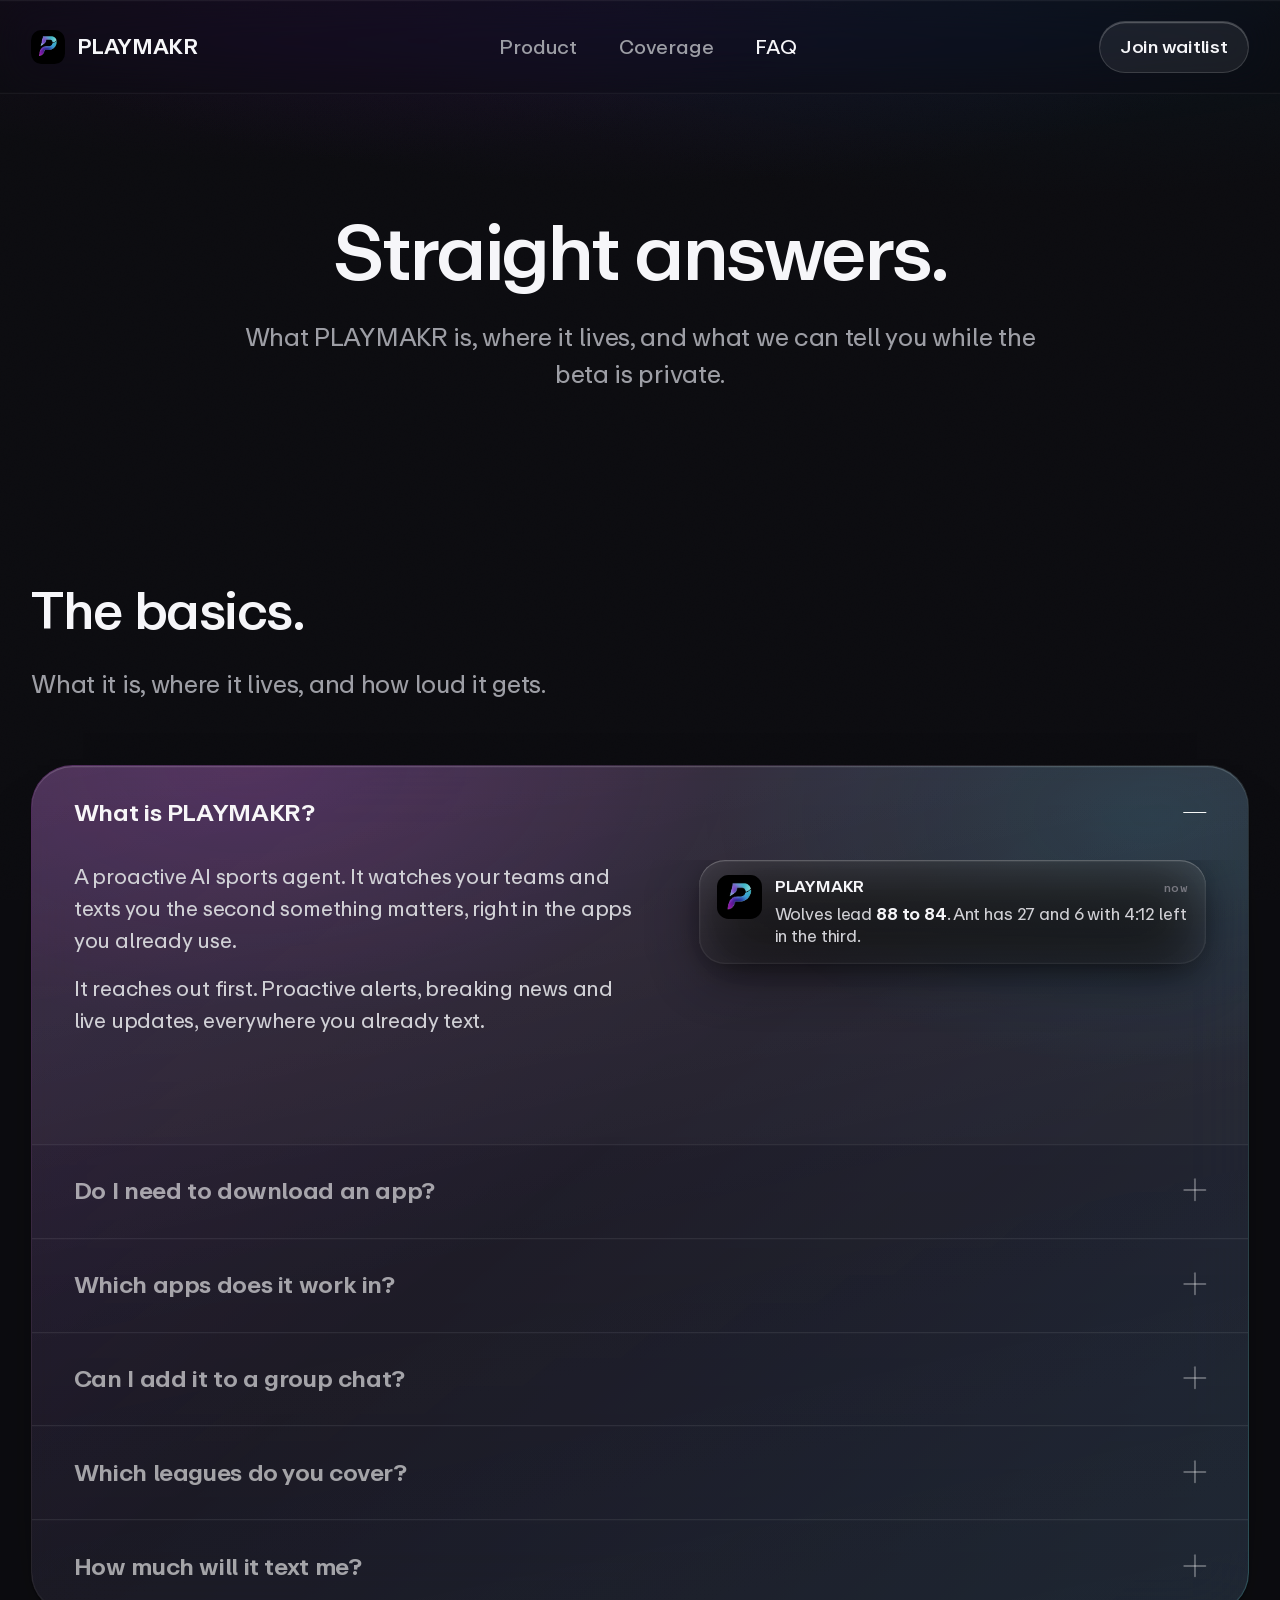
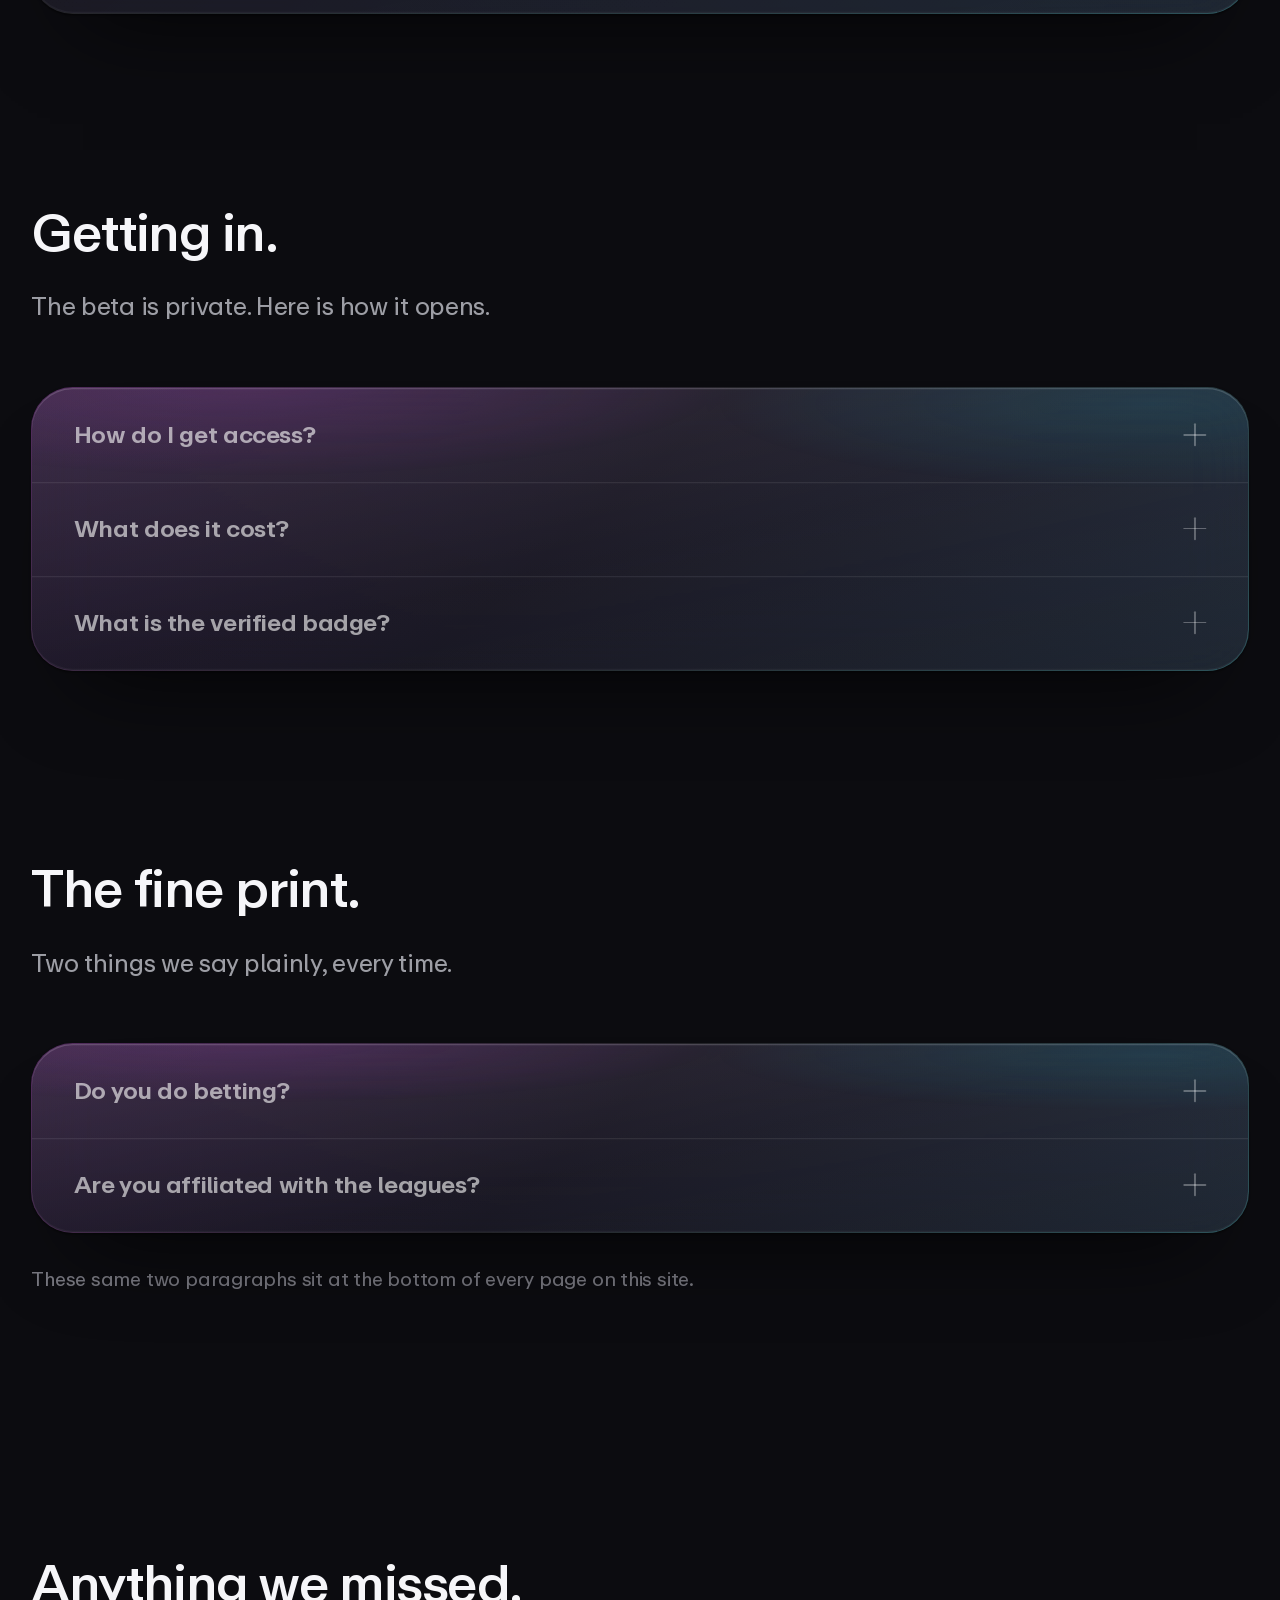
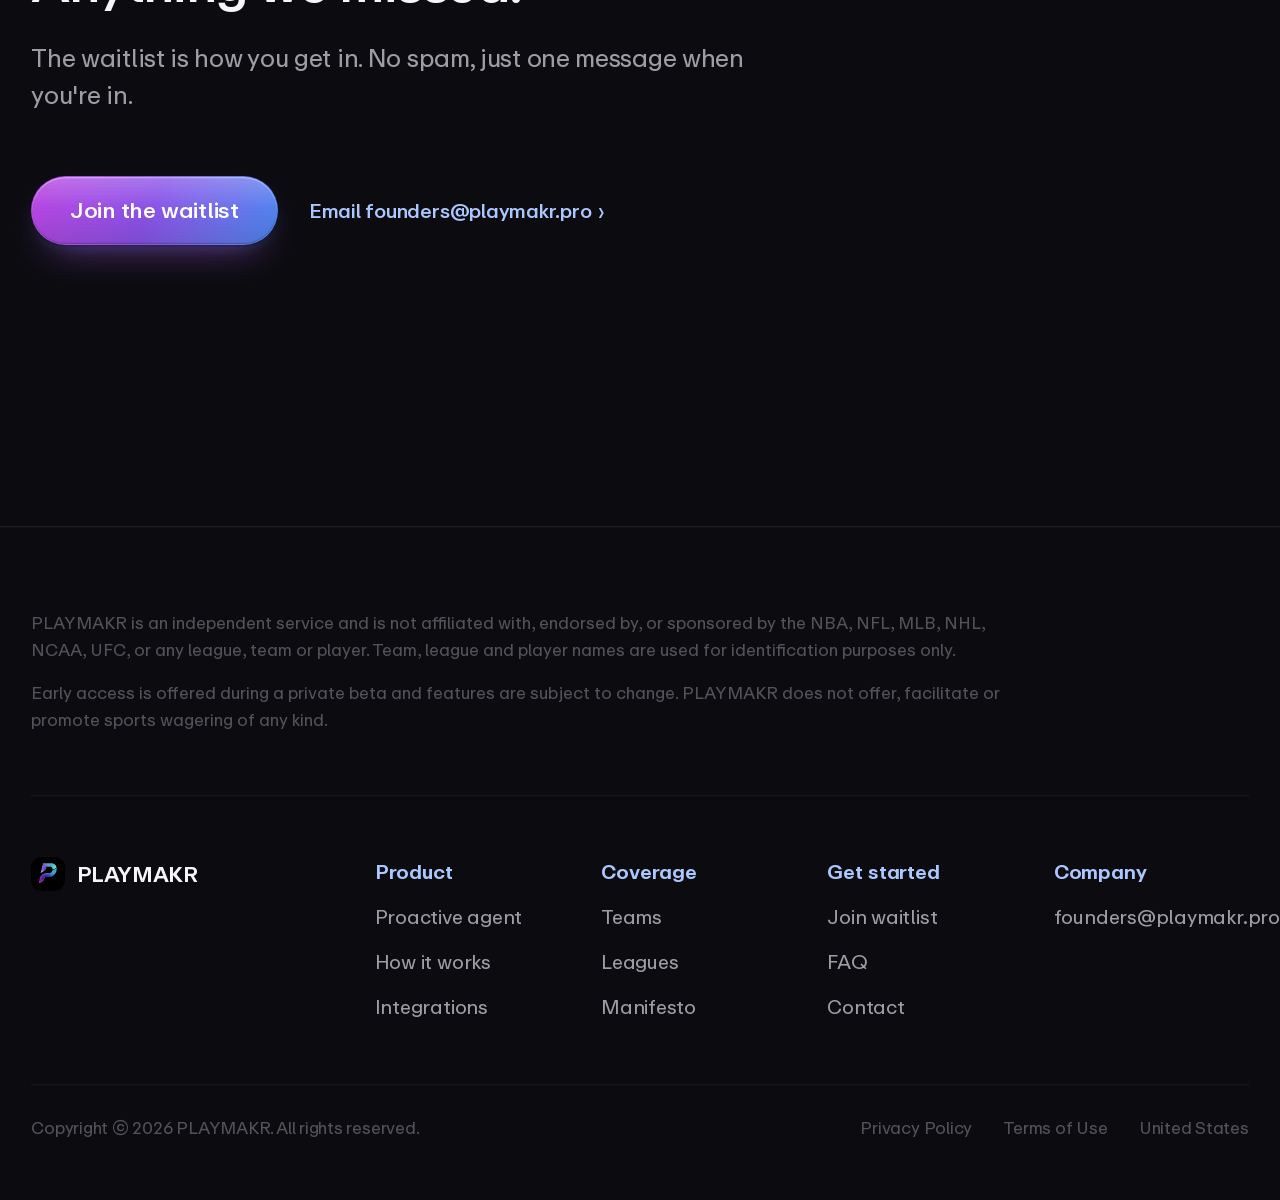
<file: faq.html>
<!doctype html>
<html lang="en">
<head>
<meta charset="UTF-8" />
<meta name="viewport" content="width=device-width, initial-scale=1.0" />
<title>PLAYMAKR · FAQ</title>
<meta name="description" content="What PLAYMAKR is, which apps and leagues it covers, and how to get access during the private beta. Straight answers, no app to download." />
<meta name="theme-color" content="#08070b" />
<link rel="icon" type="image/png" sizes="48x48" href="assets/images/favicon-32.png" />
<link rel="apple-touch-icon" href="assets/images/apple-touch-icon.png" />
<link rel="stylesheet" href="styles.css?v=40" />
<link rel="stylesheet" href="css/pages/faq.css?v=40" />
</head>
<body>
<div id="field" aria-hidden="true"></div>
<div id="grain" aria-hidden="true"></div>

<a class="skip" href="#main">Skip to content</a>

	<header class="nav" id="nav">
		<div class="nav__inner">
			<a class="brand" href="index.html" aria-label="PLAYMAKR home">
				<span class="brand__mark"><img src="assets/images/logo.png" alt="" width="24" height="24" /></span>
				<span class="brand__word">PLAYMAKR</span>
			</a>
			<nav class="nav__links" aria-label="Primary">
				<a href="product.html">Product</a>
				<a href="coverage.html">Coverage</a>
				<a href="faq.html" aria-current="page">FAQ</a>
			</nav>
			<div class="nav__right">
				<a class="nav__join" href="waitlist.html">Join waitlist</a>
				<button class="nav__burger" id="burger" aria-label="Menu" aria-expanded="false"><span></span><span></span></button>
			</div>
		</div>
		<div class="nav__mobile" id="navMobile">
			<a href="product.html">Product</a>
			<a href="coverage.html">Coverage</a>
			<a href="faq.html">FAQ</a>
			<a class="nav__mobile-cta" href="waitlist.html">Join waitlist</a>
		</div>
	</header>

<main id="main">

	<!-- ============================================================ PAGE HEAD -->
	<section class="sec page-hero faq-top">
		<div class="wrap">
			<div class="sec__head sec--center">
				<h1 class="page-hero__h">Straight answers.</h1>
				<p class="t-sub">What PLAYMAKR is, where it lives, and what we can tell you while the beta is private.</p>
			</div>
		</div>
	</section>

	<!-- ============================================================== BASICS -->
	<section class="sec sec--tight">
		<div class="wrap">
			<div class="sec__head">
				<p class="eyebrow">Basics</p>
				<h2 class="t-h2">The basics<span class="stop">.</span></h2>
				<p class="t-sub">What it is, where it lives, and how loud it gets.</p>
			</div>

			<div class="panel glass faq-p1" data-panel data-lit data-refract>
				<div class="glass__refract" aria-hidden="true"></div>
				<div class="panel__bloom" aria-hidden="true"></div>
				<div class="panel__body panel__body--flush">
					<div class="faq-acc">

						<!-- 1 -->
						<div class="faq-row is-open" id="q-what">
							<h3 class="faq-row__h">
								<button class="faq-q" type="button" id="q-what-b" aria-expanded="true" aria-controls="q-what-a">
									<span class="faq-q__t">What is PLAYMAKR?</span>
									<span class="faq-q__i" aria-hidden="true"></span>
								</button>
							</h3>
							<div class="faq-a" id="q-what-a" role="region" aria-labelledby="q-what-b">
								<div class="faq-a__in">
									<div class="faq-a__cols">
										<div class="faq-a__txt">
											<p class="t-body">A proactive AI sports agent. It watches your teams and texts you the second something matters, right in the apps you already use.</p>
											<p class="t-body">It reaches out first. Proactive alerts, breaking news and live updates, everywhere you already text.</p>
										</div>
										<div class="faq-a__frag">
											<div class="notif is-live" data-notif>
												<div class="notif__shadow" aria-hidden="true"></div>
												<div class="notif__body">
													<span class="notif__icon"><img src="assets/images/logo.png" alt="" width="34" height="34" /></span>
													<div class="notif__main">
														<p class="notif__t"><span>PLAYMAKR</span><span class="notif__when">now</span></p>
														<p class="notif__p">Wolves lead <b>88 to 84</b>. Ant has 27 and 6 with 4:12 left in the third.</p>
													</div>
												</div>
											</div>
										</div>
									</div>
								</div>
							</div>
						</div>

						<!-- 2 -->
						<div class="faq-row" id="q-download">
							<h3 class="faq-row__h">
								<button class="faq-q" type="button" id="q-download-b" aria-expanded="false" aria-controls="q-download-a">
									<span class="faq-q__t">Do I need to download an app?</span>
									<span class="faq-q__i" aria-hidden="true"></span>
								</button>
							</h3>
							<div class="faq-a" id="q-download-a" role="region" aria-labelledby="q-download-b">
								<div class="faq-a__in">
									<div class="faq-a__txt">
										<p class="t-body">No. There is no download and no new app to learn. You link a chat you already use in a tap, and the agent lives there. No app to open, no feed to refresh.</p>
									</div>
								</div>
							</div>
						</div>

						<!-- 3 -->
						<div class="faq-row" id="q-apps">
							<h3 class="faq-row__h">
								<button class="faq-q" type="button" id="q-apps-b" aria-expanded="false" aria-controls="q-apps-a">
									<span class="faq-q__t">Which apps does it work in?</span>
									<span class="faq-q__i" aria-hidden="true"></span>
								</button>
							</h3>
							<div class="faq-a" id="q-apps-a" role="region" aria-labelledby="q-apps-b">
								<div class="faq-a__in">
									<div class="faq-a__cols">
										<div class="faq-a__txt">
											<p class="t-body">iMessage, WhatsApp, Discord and Telegram. Group chats included, so the whole crew can talk to the same agent at once.</p>
										</div>
										<div class="faq-a__frag">
											<div class="faq-frag">
												<div class="chat__body chat__body--apps">
													<div class="approw"><i class="am am--msg"></i><span class="b b--in b--mini is-settled">iMessage, Seahawks just clinched the NFC West.</span></div>
													<div class="approw"><i class="am am--wa"></i><span class="b b--in b--mini is-settled">WhatsApp, Yankees walk it off in the 9th.</span></div>
													<div class="approw"><i class="am am--dc"></i><span class="b b--in b--mini is-settled">Discord, Ant's at 38 and counting.</span></div>
													<div class="approw"><i class="am am--tg"></i><span class="b b--in b--mini is-settled">Telegram, UCL: six goals before the half.</span></div>
												</div>
											</div>
										</div>
									</div>
								</div>
							</div>
						</div>

						<!-- 3b · the group chat.
						     Its own row rather than a clause inside "which apps",
						     because the two questions people actually ask are
						     "how loud is it in there" and "does everyone need an
						     account", and neither fits under a list of apps. -->
						<div class="faq-row" id="q-groups">
							<h3 class="faq-row__h">
								<button class="faq-q" type="button" id="q-groups-b" aria-expanded="false" aria-controls="q-groups-a">
									<span class="faq-q__t">Can I add it to a group chat?</span>
									<span class="faq-q__i" aria-hidden="true"></span>
								</button>
							</h3>
							<div class="faq-a" id="q-groups-a" role="region" aria-labelledby="q-groups-b">
								<div class="faq-a__in">
									<div class="faq-a__txt">
										<p class="t-body">Yes, and it is the way most people use it. Add PLAYMAKR to an iMessage, WhatsApp, Discord or Telegram group the same way you would add a person. Only you have to have an account, nobody else in the chat installs anything.</p>
										<p class="t-body">In a group it stays quiet by default. Tag it with <b>@playmakr</b> and it answers in the thread; leave it alone and it only speaks for the moments the whole chat would want, lead changes, ejections, finals. Everyone keeps their own teams, so it knows who it is talking to, and any member can mute it or set what it is allowed to call.</p>
									</div>
								</div>
							</div>
						</div>

						<!-- 4 -->
						<div class="faq-row" id="q-leagues">
							<h3 class="faq-row__h">
								<button class="faq-q" type="button" id="q-leagues-b" aria-expanded="false" aria-controls="q-leagues-a">
									<span class="faq-q__t">Which leagues do you cover?</span>
									<span class="faq-q__i" aria-hidden="true"></span>
								</button>
							</h3>
							<div class="faq-a" id="q-leagues-a" role="region" aria-labelledby="q-leagues-b">
								<div class="faq-a__in">
									<div class="faq-a__txt">
										<p class="t-body">Nine, across the majors, college and the pitch: NBA, NFL, MLB, NHL, Premier League, Champions League, NCAA, UFC and the World Cup.</p>
										<p><a class="alink" href="coverage.html">See the coverage <span aria-hidden="true">&rsaquo;</span></a></p>
									</div>
									<div class="marquee faq-a__mq" aria-label="Leagues we cover">
										<div class="marquee__row" data-leagues></div>
									</div>
								</div>
							</div>
						</div>

						<!-- 5 -->
						<div class="faq-row" id="q-cadence">
							<h3 class="faq-row__h">
								<button class="faq-q" type="button" id="q-cadence-b" aria-expanded="false" aria-controls="q-cadence-a">
									<span class="faq-q__t">How much will it text me?</span>
									<span class="faq-q__i" aria-hidden="true"></span>
								</button>
							</h3>
							<div class="faq-a" id="q-cadence-a" role="region" aria-labelledby="q-cadence-b">
								<div class="faq-a__in">
									<div class="faq-a__txt">
										<p class="t-body">As much or as little as you want. You tell PLAYMAKR who you follow and how you like it, sharp and stat-heavy, or just the moments that matter.</p>
										<p class="t-body">It reaches out when something turns. Tip-offs, lead changes, and finals you would actually want to know about.</p>
									</div>
								</div>
							</div>
						</div>

					</div>
				</div>
			</div>
		</div>
	</section>

	<!-- ============================================================== ACCESS -->
	<section class="sec sec--tight">
		<div class="wrap">
			<div class="sec__head">
				<p class="eyebrow">Access</p>
				<h2 class="t-h2">Getting in<span class="stop">.</span></h2>
				<p class="t-sub">The beta is private. Here is how it opens.</p>
			</div>

			<div class="panel glass faq-p2" data-panel data-lit data-refract>
				<div class="glass__refract" aria-hidden="true"></div>
				<div class="panel__bloom" aria-hidden="true"></div>
				<div class="panel__body panel__body--flush">
					<div class="faq-acc">

						<!-- 6 -->
						<div class="faq-row" id="q-access">
							<h3 class="faq-row__h">
								<button class="faq-q" type="button" id="q-access-b" aria-expanded="false" aria-controls="q-access-a">
									<span class="faq-q__t">How do I get access?</span>
									<span class="faq-q__i" aria-hidden="true"></span>
								</button>
							</h3>
							<div class="faq-a" id="q-access-a" role="region" aria-labelledby="q-access-b">
								<div class="faq-a__in">
									<div class="faq-a__txt">
										<p class="t-body">PLAYMAKR is in a private beta. Join the waitlist with your number and we'll text you the moment access opens. No spam, just one message when you're in.</p>
										<p class="t-body">Once you're in, setup is three steps and it's live in under a minute.</p>
									</div>
									<ol class="steps">
										<li class="step"><span class="step__no">1</span><h3>Pick your teams</h3><p>Tell PLAYMAKR who you follow and how you like it, sharp and stat-heavy, or just the moments that matter.</p></li>
										<li class="step"><span class="step__no">2</span><h3>Connect your chat</h3><p>Link iMessage, WhatsApp, Discord or Telegram in a tap. No download, no new app to learn.</p></li>
										<li class="step"><span class="step__no">3</span><h3>Just live your life</h3><p>It texts you first when it counts, and answers anything you ask back in seconds.</p></li>
									</ol>
								</div>
							</div>
						</div>

						<!-- 7 -->
						<div class="faq-row" id="q-cost">
							<h3 class="faq-row__h">
								<button class="faq-q" type="button" id="q-cost-b" aria-expanded="false" aria-controls="q-cost-a">
									<span class="faq-q__t">What does it cost?</span>
									<span class="faq-q__i" aria-hidden="true"></span>
								</button>
							</h3>
							<div class="faq-a" id="q-cost-a" role="region" aria-labelledby="q-cost-b">
								<div class="faq-a__in">
									<div class="faq-a__txt">
										<p class="t-body">Pricing is not announced. Early access is offered during a private beta, and features are subject to change.</p>
									</div>
								</div>
							</div>
						</div>

						<!-- 8 -->
						<div class="faq-row" id="q-badge">
							<h3 class="faq-row__h">
								<button class="faq-q" type="button" id="q-badge-b" aria-expanded="false" aria-controls="q-badge-a">
									<span class="faq-q__t">What is the verified badge?</span>
									<span class="faq-q__i" aria-hidden="true"></span>
								</button>
							</h3>
							<div class="faq-a" id="q-badge-a" role="region" aria-labelledby="q-badge-b">
								<div class="faq-a__in">
									<div class="faq-a__cols">
										<div class="faq-a__txt">
											<p class="t-body">When you join the waitlist you pick fan, athlete or creator. Athletes and creators are reviewed for the badge.</p>
										</div>
										<div class="faq-a__frag">
											<div class="faq-frag faq-frag--pad">
												<p class="wl__badge"><span class="vbadge" aria-hidden="true"></span> The verified badge is reserved for athletes &amp; creators.</p>
											</div>
										</div>
									</div>
								</div>
							</div>
						</div>

					</div>
				</div>
			</div>
		</div>
	</section>

	<!-- ========================================================== FINE PRINT -->
	<section class="sec sec--tight">
		<div class="wrap">
			<div class="sec__head">
				<p class="eyebrow">Fine Print</p>
				<h2 class="t-h2">The fine print<span class="stop">.</span></h2>
				<p class="t-sub">Two things we say plainly, every time.</p>
			</div>

			<div class="panel glass faq-p3" data-panel data-lit>
				<div class="panel__bloom" aria-hidden="true"></div>
				<div class="panel__body panel__body--flush">
					<div class="faq-acc">

						<!-- 9 -->
						<div class="faq-row" id="q-betting">
							<h3 class="faq-row__h">
								<button class="faq-q" type="button" id="q-betting-b" aria-expanded="false" aria-controls="q-betting-a">
									<span class="faq-q__t">Do you do betting?</span>
									<span class="faq-q__i" aria-hidden="true"></span>
								</button>
							</h3>
							<div class="faq-a" id="q-betting-a" role="region" aria-labelledby="q-betting-b">
								<div class="faq-a__in">
									<div class="faq-a__txt">
										<p class="t-body">No. PLAYMAKR does not offer, facilitate or promote sports wagering of any kind.</p>
									</div>
								</div>
							</div>
						</div>

						<!-- 10 -->
						<div class="faq-row" id="q-affiliation">
							<h3 class="faq-row__h">
								<button class="faq-q" type="button" id="q-affiliation-b" aria-expanded="false" aria-controls="q-affiliation-a">
									<span class="faq-q__t">Are you affiliated with the leagues?</span>
									<span class="faq-q__i" aria-hidden="true"></span>
								</button>
							</h3>
							<div class="faq-a" id="q-affiliation-a" role="region" aria-labelledby="q-affiliation-b">
								<div class="faq-a__in">
									<div class="faq-a__txt">
										<p class="t-body">No. PLAYMAKR is an independent service and is not affiliated with, endorsed by, or sponsored by the NBA, NFL, MLB, NHL, NCAA, UFC, or any league, team or player.</p>
										<p class="t-body">Team, league and player names are used for identification purposes only.</p>
									</div>
								</div>
							</div>
						</div>

					</div>
				</div>
			</div>
			<p class="cap">These same two paragraphs sit at the bottom of every page on this site.</p>
		</div>
	</section>

	<!-- ================================================================= CTA -->
	<section class="sec" data-scrim>
		<div class="wrap">
			<div class="sec__head">
				<p class="eyebrow">Waitlist</p>
				<h2 class="t-h2">Anything we missed<span class="stop">.</span></h2>
				<p class="t-sub">The waitlist is how you get in. No spam, just one message when you're in.</p>
			</div>
			<div class="faq-cta">
				<a class="btn btn--lg" href="waitlist.html">Join the waitlist</a>
				<a class="alink" href="mailto:founders@playmakr.pro">Email founders@playmakr.pro <span aria-hidden="true">&rsaquo;</span></a>
			</div>
		</div>
	</section>

</main>

<footer class="foot">
	<div class="wrap">
		<div class="foot__notes">
			<p>PLAYMAKR is an independent service and is not affiliated with, endorsed by, or sponsored by the NBA, NFL, MLB, NHL, NCAA, UFC, or any league, team or player. Team, league and player names are used for identification purposes only.</p>
			<p>Early access is offered during a private beta and features are subject to change. PLAYMAKR does not offer, facilitate or promote sports wagering of any kind.</p>
		</div>
		<div class="foot__grid">
			<div class="foot__brand"><a class="brand" href="index.html" aria-label="PLAYMAKR home"><span class="brand__mark"><img src="assets/images/logo.png" alt="" width="22" height="22" /></span><span class="brand__word">PLAYMAKR</span></a></div>
			<nav class="foot__col" aria-label="Product"><h4>Product</h4><a href="product.html">Proactive agent</a><a href="product.html">How it works</a><a href="product.html">Integrations</a></nav>
			<nav class="foot__col" aria-label="Coverage"><h4>Coverage</h4><a href="coverage.html">Teams</a><a href="coverage.html">Leagues</a><a href="coverage.html">Manifesto</a></nav>
			<nav class="foot__col" aria-label="Get started"><h4>Get started</h4><a href="waitlist.html">Join waitlist</a><a href="faq.html">FAQ</a><a href="mailto:founders@playmakr.pro">Contact</a></nav>
			<nav class="foot__col" aria-label="Company"><h4>Company</h4><a href="mailto:founders@playmakr.pro">founders@playmakr.pro</a></nav>
		</div>
		<div class="foot__base">
			<span>Copyright &copy; 2026 PLAYMAKR. All rights reserved.</span>
			<div class="foot__legal"><a href="#">Privacy Policy</a><a href="#">Terms of Use</a><span>United States</span></div>
		</div>
	</div>
</footer>

<script src="app.js?v=40"></script>
<script>
/* ==========================================================================
   FAQ . the drawer spring
   Page scoped. The foundation owns styles.css and app.js; this is the one
   behaviour this page needs that the contract does not carry.

   A drawer is a thing with mass. It is not a height transition. Every row
   integrates a real damped spring, so opening overshoots and settles, and
   clicking mid flight keeps its velocity and reverses from where it is
   rather than restarting. One quantity, --faq-o, drives the height, the
   indicator and the row's own light, so the whole row is one physical fact.
   ========================================================================== */
(() => {
	'use strict';

	const reduce = window.matchMedia('(prefers-reduced-motion: reduce)').matches;
	const rows = [...document.querySelectorAll('.faq-row')];
	if (!rows.length) return;

	/* k and c give a damping ratio near .69, which is about a 5% overshoot:
	   enough to read as mass, not enough to read as a bounce. */
	const K = 190, C = 19;
	const SUB = 1 / 240;   /* fixed sub step, so the integrator is stable */

	const state = rows.map((row) => {
		const a = row.querySelector('.faq-a');
		const inner = row.querySelector('.faq-a__in');
		const btn = row.querySelector('.faq-q');
		const open = row.classList.contains('is-open');
		return { row, a, inner, btn, o: open ? 1 : 0, v: 0, t: open ? 1 : 0, h: 0 };
	});

	const measure = (s) => { s.h = s.inner.getBoundingClientRect().height; };

	const apply = (s) => {
		s.row.style.setProperty('--faq-o', s.o.toFixed(4));
		s.a.style.height = (Math.max(0, s.o) * s.h).toFixed(2) + 'px';
		s.a.style.visibility = s.o > 0.0005 ? 'visible' : 'hidden';
	};

	let running = false, last = 0;

	/* The layout moves under every panel below the drawer, so the light model
	   and the refraction samples in app.js go stale. app.js recomputes them off
	   a passive window scroll listener, coalesced into one rAF, so a synthetic
	   scroll is the cheapest correct way to tell it the page moved. */
	const nudge = () => window.dispatchEvent(new Event('scroll'));

	const frame = (now) => {
		const dt = Math.min((now - last) / 1000, 1 / 30);
		last = now;
		let live = false;
		for (const s of state) {
			if (s.o === s.t && s.v === 0) continue;
			let t = dt;
			while (t > 0) {
				const d = Math.min(SUB, t);
				s.v += (-K * (s.o - s.t) - C * s.v) * d;
				s.o += s.v * d;
				t -= d;
			}
			if (Math.abs(s.o - s.t) < 0.0005 && Math.abs(s.v) < 0.0005) { s.o = s.t; s.v = 0; }
			else live = true;
			apply(s);
		}
		nudge();
		running = live;
		if (live) requestAnimationFrame(frame);
	};

	const kick = () => {
		if (running) return;
		running = true;
		last = performance.now();
		requestAnimationFrame(frame);
	};

	const set = (s, open) => {
		s.t = open ? 1 : 0;
		s.row.classList.toggle('is-open', open);
		s.btn.setAttribute('aria-expanded', String(open));
		measure(s);
		if (reduce) { s.o = s.t; s.v = 0; apply(s); nudge(); return; }
		kick();
	};

	state.forEach((s, i) => {
		measure(s);
		apply(s);
		s.btn.addEventListener('click', () => set(s, s.t !== 1));

		/* APG accordion keys: the headers are one group to arrow through. */
		s.btn.addEventListener('keydown', (e) => {
			const keys = { ArrowDown: i + 1, ArrowUp: i - 1, Home: 0, End: state.length - 1 };
			if (!(e.key in keys)) return;
			const n = state[(keys[e.key] + state.length) % state.length];
			if (!n) return;
			e.preventDefault();
			n.btn.focus();
		});

		/* The font swaps and the viewport resizes, so the measured height is
		   never assumed. It is re-read from the layout that actually exists. */
		if ('ResizeObserver' in window) {
			new ResizeObserver(() => {
				measure(s);
				if (s.o === s.t) apply(s);
			}).observe(s.inner);
		}
	});

	/* Answers are linkable: faq.html#q-cost opens the pricing row. */
	const target = state.find((s) => s.row.id && s.row.id === location.hash.slice(1));
	if (target) {
		set(target, true);
		target.row.scrollIntoView({ block: 'start', behavior: 'auto' });
	}
})();
</script>
</body>
</html>
</file>
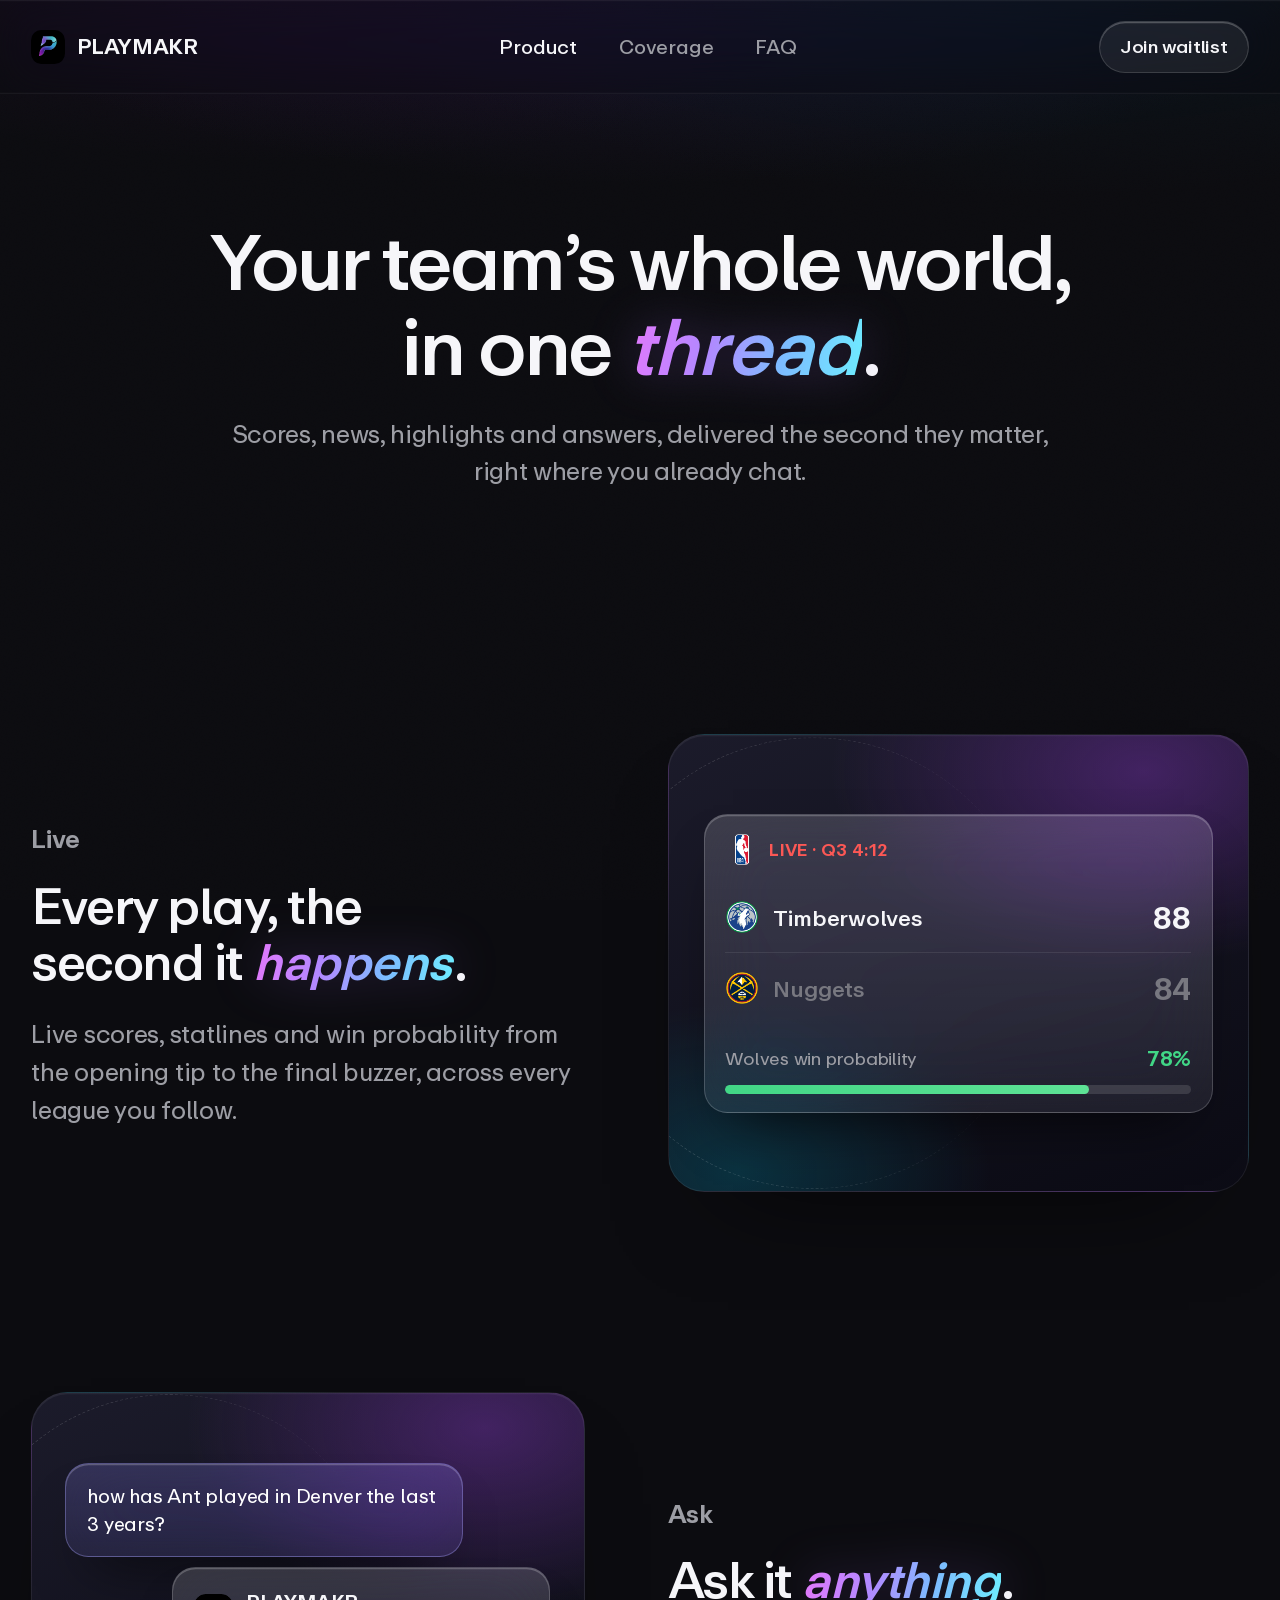
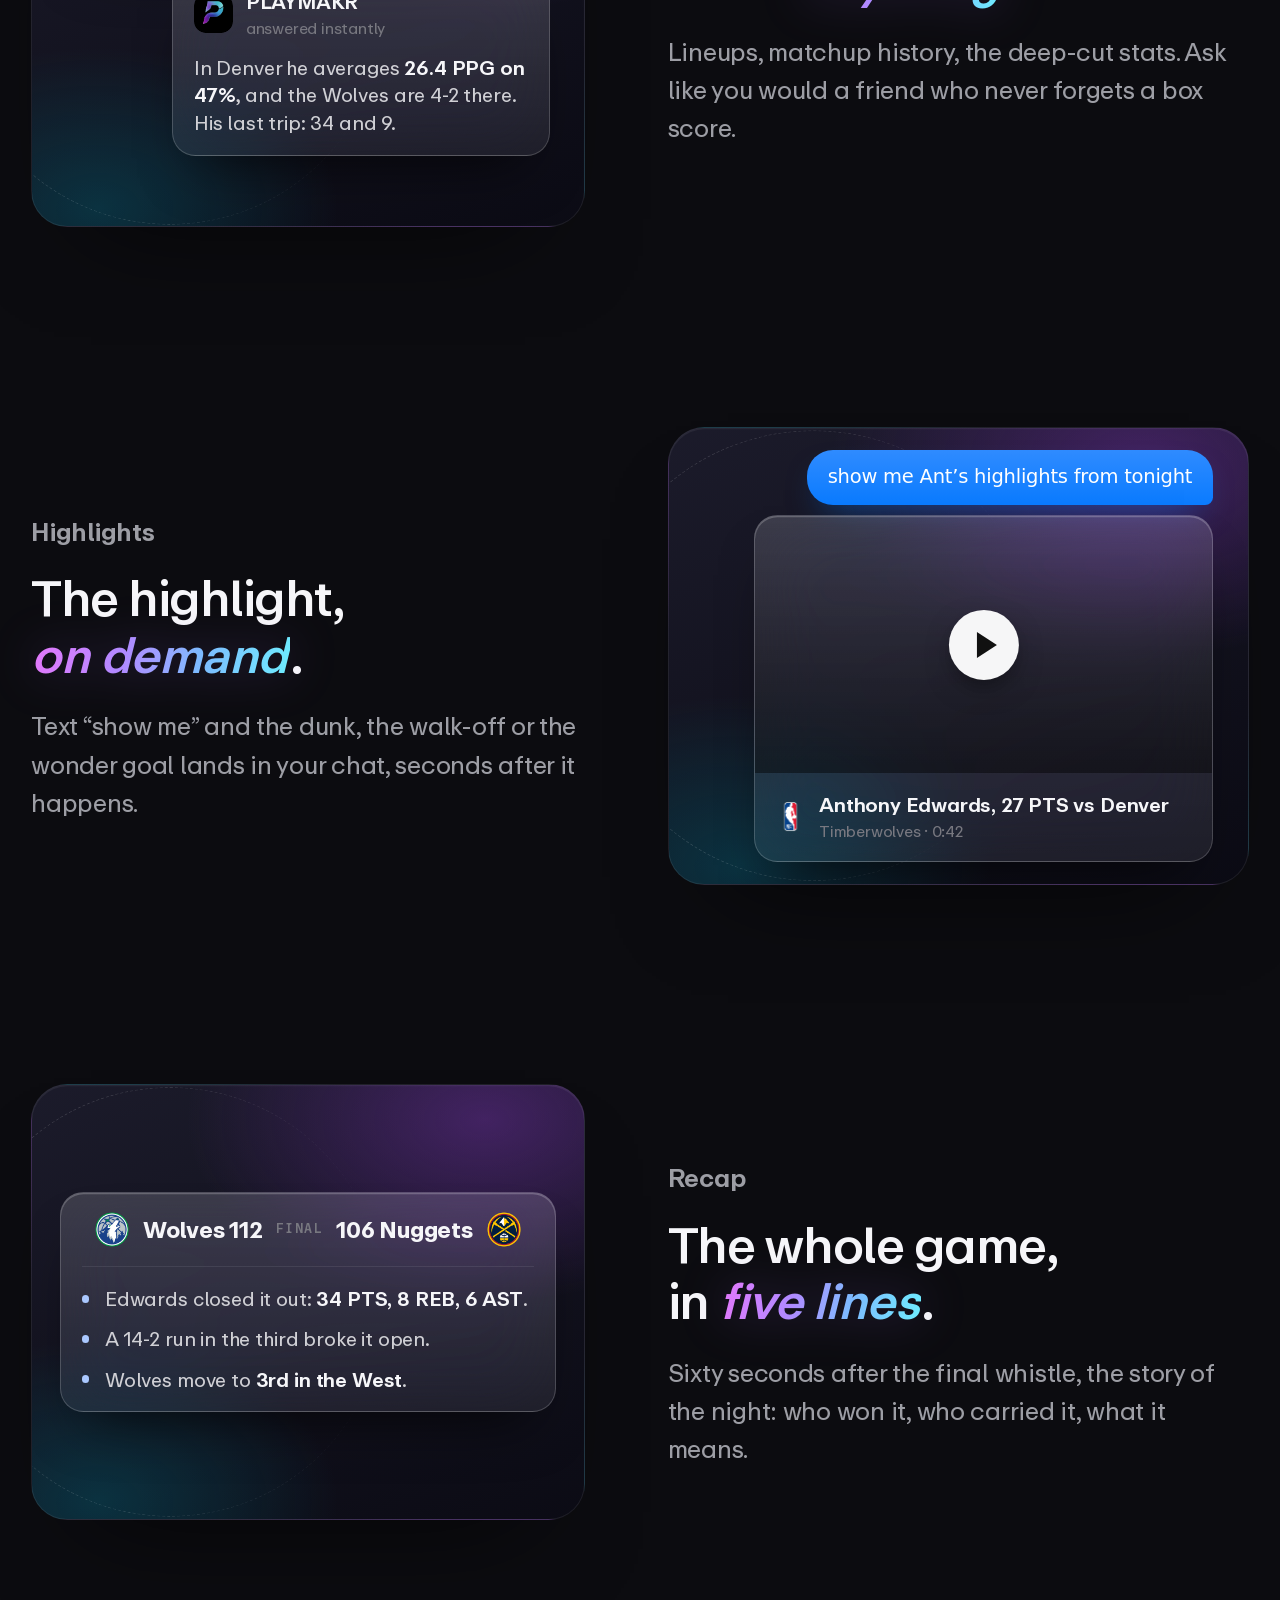
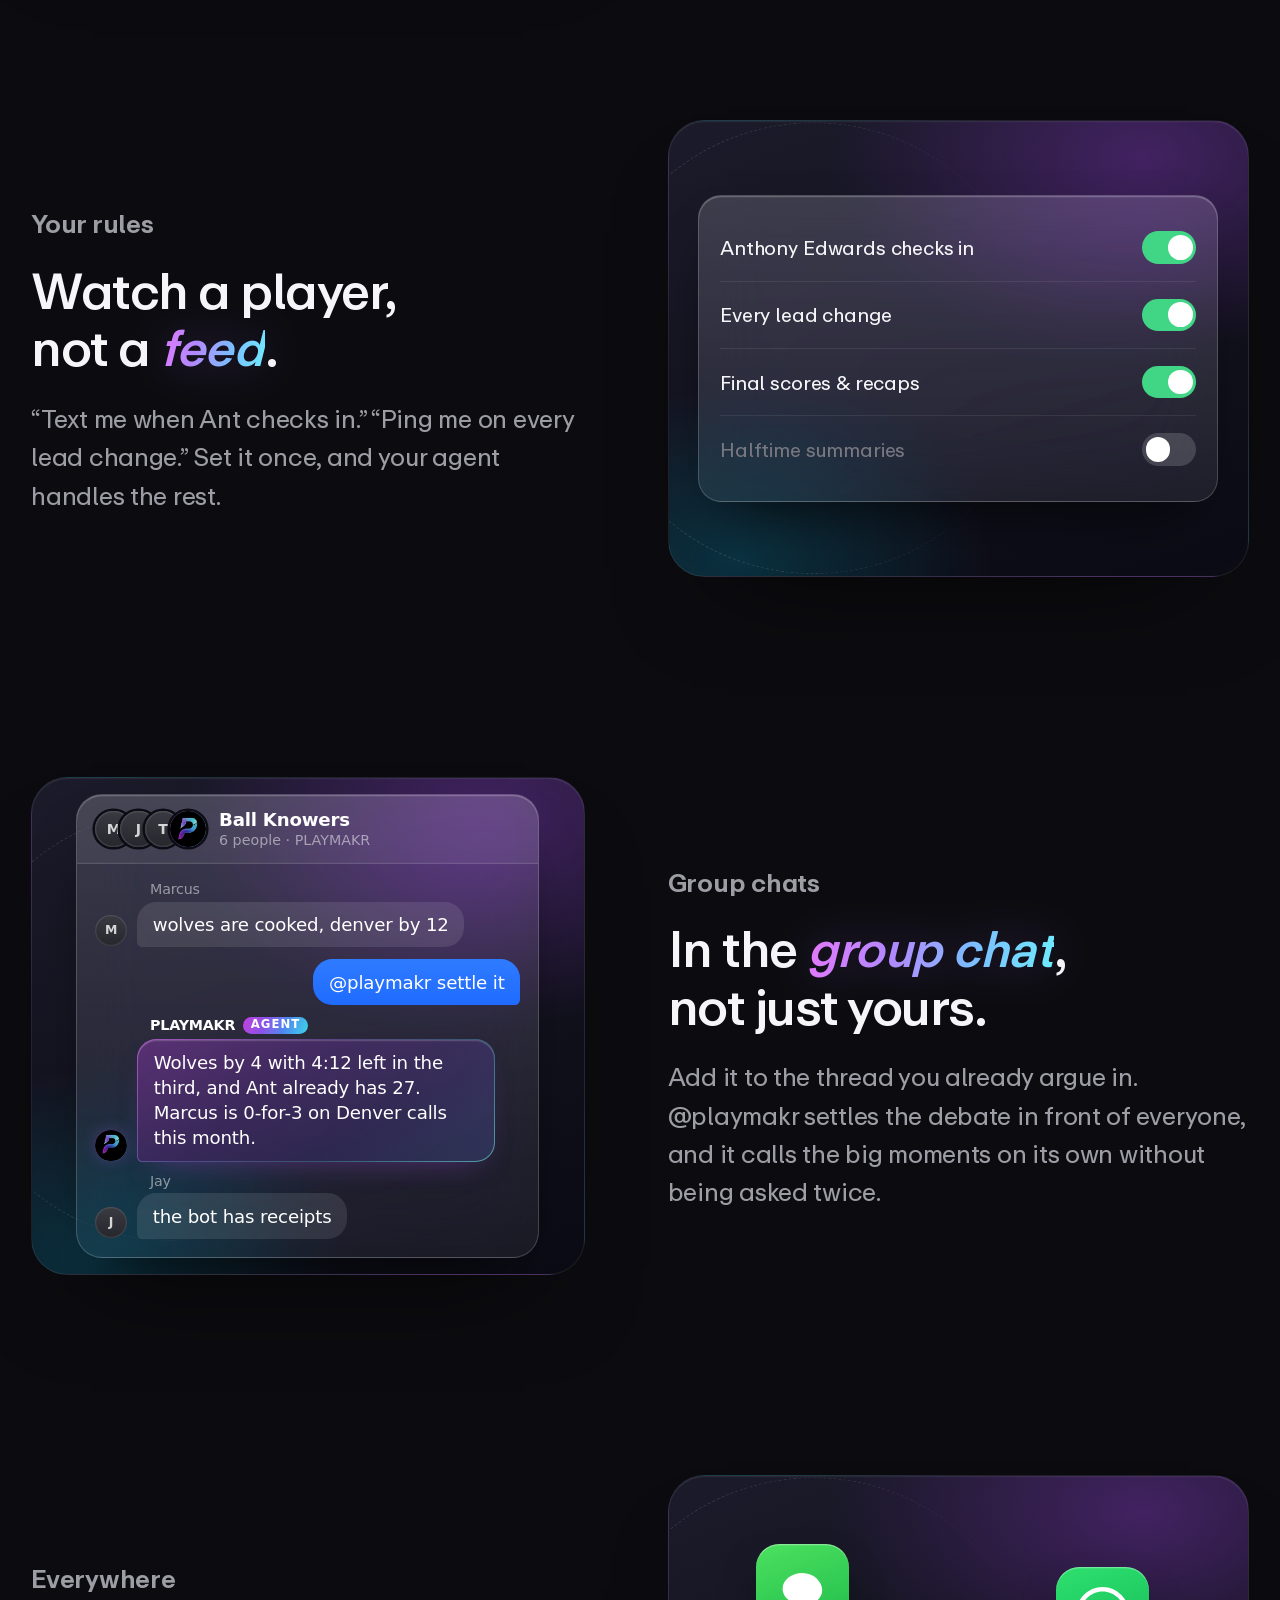
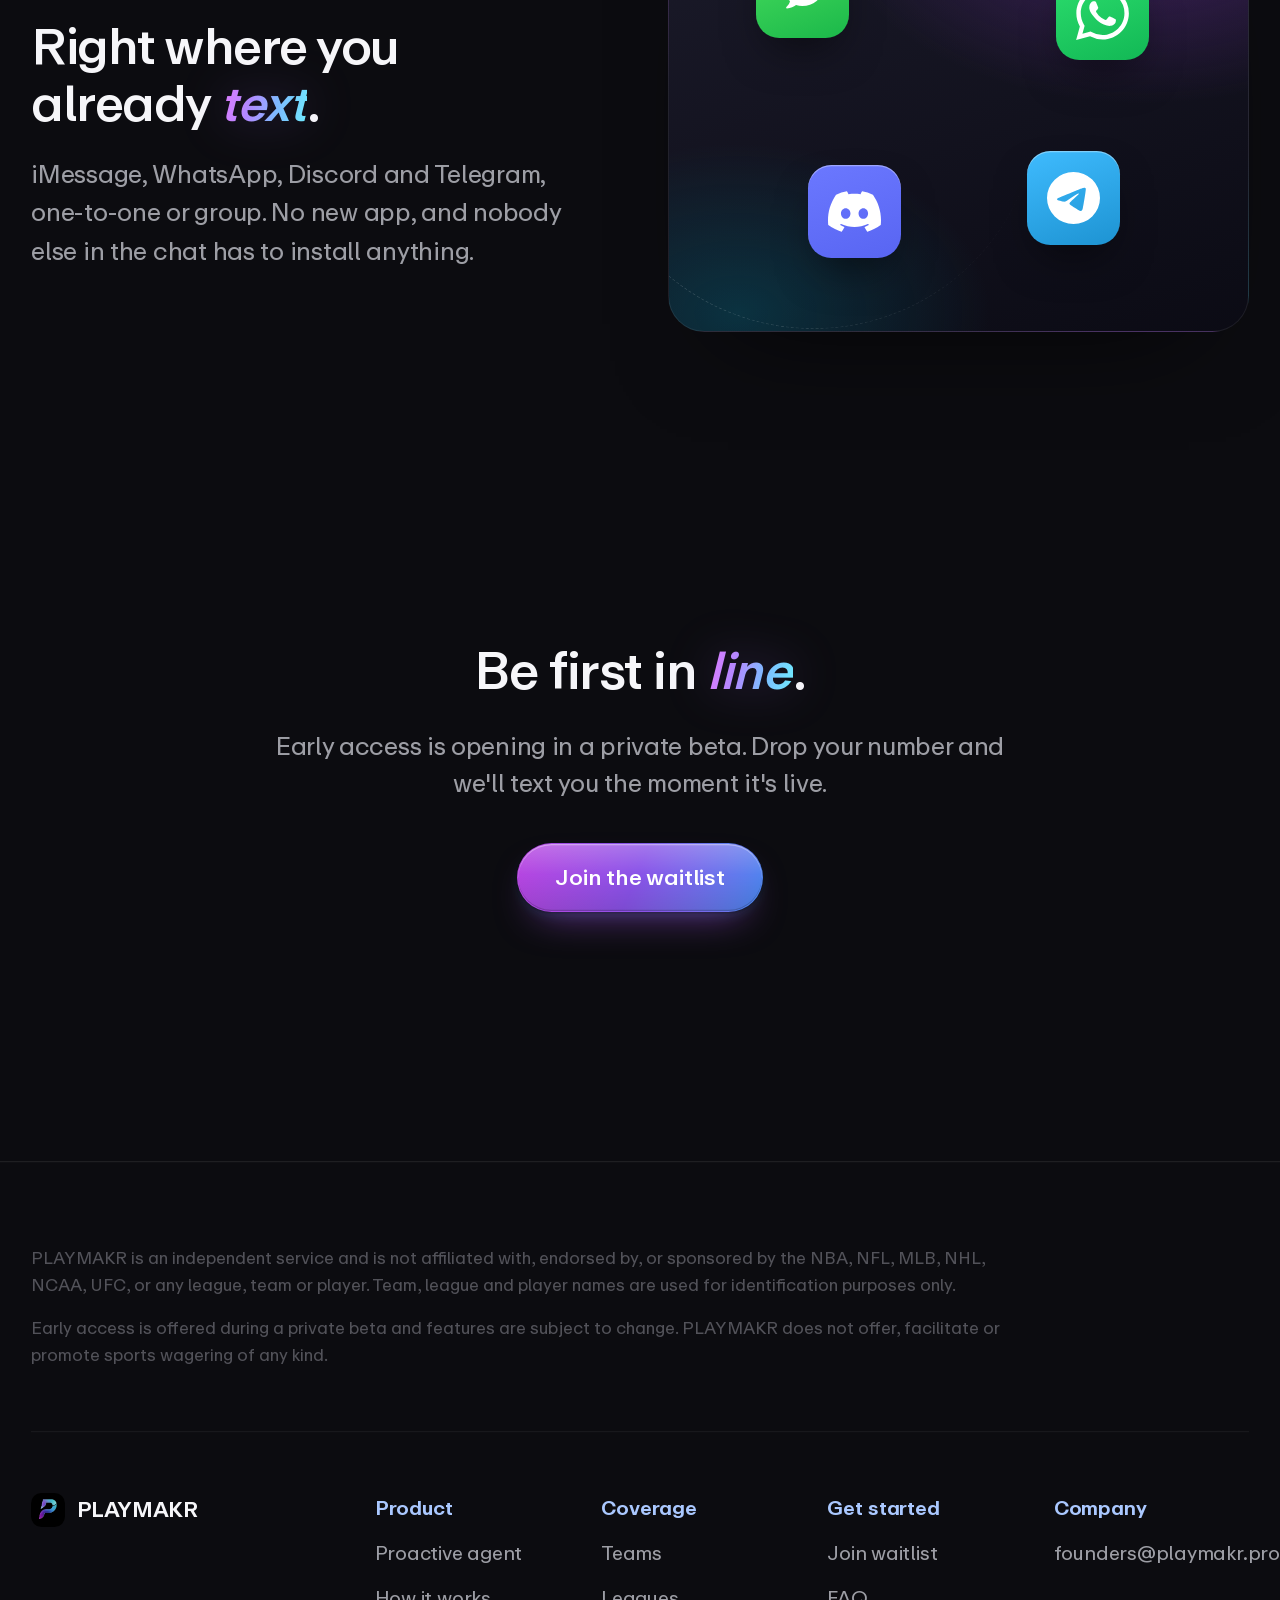
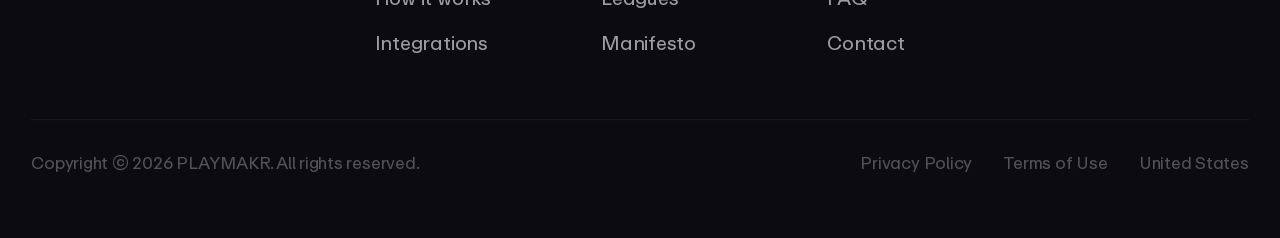
<file: product.html>
<!doctype html>
<html lang="en">
<head>
	<meta charset="UTF-8" />
	<meta name="viewport" content="width=device-width, initial-scale=1.0" />
	<title>PLAYMAKR · Product</title>
	<meta name="description" content="A proactive AI sports agent that watches your teams and texts you the second something matters, right in the apps you already use." />
	<meta name="theme-color" content="#08070b" />
	<link rel="icon" type="image/png" sizes="48x48" href="assets/images/favicon-32.png" />
	<link rel="apple-touch-icon" href="assets/images/apple-touch-icon.png" />
	<link rel="stylesheet" href="styles.css?v=40" />
	<link rel="stylesheet" href="css/pages/product.css?v=40" />
</head>
<body>
	<div id="field" aria-hidden="true"></div>
	<div id="grain" aria-hidden="true"></div>

	<a class="skip" href="#main">Skip to content</a>

	<header class="nav" id="nav">
		<div class="nav__inner">
			<a class="brand" href="index.html" aria-label="PLAYMAKR home">
				<span class="brand__mark"><img src="assets/images/logo.png" alt="" width="24" height="24" /></span>
				<span class="brand__word">PLAYMAKR</span>
			</a>
			<nav class="nav__links" aria-label="Primary">
				<a href="product.html" aria-current="page">Product</a>
				<a href="coverage.html">Coverage</a>
				<a href="faq.html">FAQ</a>
			</nav>
			<div class="nav__right">
				<a class="nav__join" href="waitlist.html">Join waitlist</a>
				<button class="nav__burger" id="burger" aria-label="Menu" aria-expanded="false"><span></span><span></span></button>
			</div>
		</div>
		<div class="nav__mobile" id="navMobile">
			<a href="product.html">Product</a>
			<a href="coverage.html">Coverage</a>
			<a href="faq.html">FAQ</a>
			<a class="nav__mobile-cta" href="waitlist.html">Join waitlist</a>
		</div>
	</header>

	<main id="main">
		<!-- HERO -->
		<section class="sec page-hero">
			<div class="wrap">
				<div class="sec__head sec--center">
					<h1 class="page-hero__h">Your team&rsquo;s whole world,<br>in one <em>thread</em>.</h1>
					<p class="t-sub">Scores, news, highlights and answers, delivered the second they matter, right where you already chat.</p>
				</div>
			</div>
		</section>

		<section class="sec--tight"><div class="wrap feature-list">

			<!-- 1. LIVE play-by-play + win probability -->
			<div class="feature">
				<div class="feature__copy">
					<p class="feature__kicker">Live</p>
					<h2>Every play, the second it <em>happens</em>.</h2>
					<p>Live scores, statlines and win probability from the opening tip to the final buzzer, across every league you follow.</p>
				</div>
				<div class="feature__art art" data-panel data-lit>
					<div class="art__dashed" aria-hidden="true"></div>
					<div class="uicard scorecard">
						<div class="scorecard__top">
							<img class="scorecard__lg" src="assets/images/leagues-real/nba.png" alt="NBA" width="26" height="26" />
							<span class="scorecard__state">LIVE &middot; Q3 4:12</span>
						</div>
						<div class="scorerow"><span class="scorerow__team"><img src="assets/images/teams/timberwolves.png" alt="" width="26" height="26" />Timberwolves</span><span class="scorerow__pts">88</span></div>
						<div class="scorerow scorerow--dim"><span class="scorerow__team"><img src="assets/images/teams/nuggets.png" alt="" width="26" height="26" />Nuggets</span><span class="scorerow__pts">84</span></div>
						<div class="winprob"><span>Wolves win probability</span><span class="winprob__v">78%</span></div>
						<div class="winbar"><span style="width:78%"></span></div>
					</div>
				</div>
			</div>

			<!-- 2. ASK anything -->
			<div class="feature feature--flip">
				<div class="feature__copy">
					<p class="feature__kicker">Ask</p>
					<h2>Ask it <em>anything</em>.</h2>
					<p>Lineups, matchup history, the deep-cut stats. Ask like you would a friend who never forgets a box score.</p>
				</div>
				<div class="feature__art art" data-panel data-lit>
					<div class="art__dashed" aria-hidden="true"></div>
					<div class="art__stack">
						<div class="uicard uicard--q"><p class="uicard__body">how has Ant played in Denver the last 3 years?</p></div>
						<div class="uicard uicard--pop">
							<div class="uicard__head"><span class="uicard__logo uicard__logo--sq"><img src="assets/images/logo.png" alt="PLAYMAKR" width="30" height="30" /></span><span class="uicard__title">PLAYMAKR<small>answered instantly</small></span></div>
							<p class="uicard__body">In Denver he averages <b>26.4 PPG on 47%</b>, and the Wolves are 4-2 there. His last trip: 34 and 9.</p>
						</div>
					</div>
				</div>
			</div>

			<!-- 3. HIGHLIGHTS on demand -->
			<div class="feature">
				<div class="feature__copy">
					<p class="feature__kicker">Highlights</p>
					<h2>The highlight, <em>on demand</em>.</h2>
					<p>Text &ldquo;show me&rdquo; and the dunk, the walk-off or the wonder goal lands in your chat, seconds after it happens.</p>
				</div>
				<div class="feature__art art" data-panel data-lit>
					<div class="art__dashed" aria-hidden="true"></div>
					<div class="art__stack">
						<div class="imsg">show me Ant&rsquo;s highlights from tonight</div>
						<div class="uicard clipcard uicard--pop">
							<span class="clipcard__media" style="background-image:url(https://img.youtube.com/vi/mRvHSutb1Io/hqdefault.jpg)"><span class="clipcard__play"></span></span>
							<div class="clipcard__meta"><img src="assets/images/leagues-real/nba.png" alt="" width="24" height="24" /><span><b>Anthony Edwards, 27 PTS vs Denver</b><small>Timberwolves &middot; 0:42</small></span></div>
						</div>
					</div>
				</div>
			</div>

			<!-- 4. POST-GAME recap -->
			<div class="feature feature--flip">
				<div class="feature__copy">
					<p class="feature__kicker">Recap</p>
					<h2>The whole game, in <em>five lines</em>.</h2>
					<p>Sixty seconds after the final whistle, the story of the night: who won it, who carried it, what it means.</p>
				</div>
				<div class="feature__art art" data-panel data-lit>
					<div class="art__dashed" aria-hidden="true"></div>
					<div class="uicard recap">
						<div class="recap__final"><img src="assets/images/teams/timberwolves.png" alt="" width="28" height="28" /><b>Wolves 112</b><span>Final</span><b>106 Nuggets</b><img src="assets/images/teams/nuggets.png" alt="" width="28" height="28" /></div>
						<ul class="recap__list">
							<li>Edwards closed it out: <b>34 PTS, 8 REB, 6 AST</b>.</li>
							<li>A 14-2 run in the third broke it open.</li>
							<li>Wolves move to <b>3rd in the West</b>.</li>
						</ul>
					</div>
				</div>
			</div>

			<!-- 5. CUSTOM alerts / player watch -->
			<div class="feature">
				<div class="feature__copy">
					<p class="feature__kicker">Your rules</p>
					<h2>Watch a player, not a <em>feed</em>.</h2>
					<p>&ldquo;Text me when Ant checks in.&rdquo; &ldquo;Ping me on every lead change.&rdquo; Set it once, and your agent handles the rest.</p>
				</div>
				<div class="feature__art art" data-panel data-lit>
					<div class="art__dashed" aria-hidden="true"></div>
					<div class="uicard alerts">
						<div class="alertrow"><span>Anthony Edwards checks in</span><span class="switch is-on"></span></div>
						<div class="alertrow"><span>Every lead change</span><span class="switch is-on"></span></div>
						<div class="alertrow"><span>Final scores &amp; recaps</span><span class="switch is-on"></span></div>
						<div class="alertrow alertrow--off"><span>Halftime summaries</span><span class="switch"></span></div>
					</div>
				</div>
			</div>

			<!-- 6. THE GROUP CHAT
			     The one capability that isn't a better version of something you
			     could already do alone, so it gets the real thread rather than
			     an arrangement of app icons. -->
			<div class="feature feature--flip">
				<div class="feature__copy">
					<p class="feature__kicker">Group chats</p>
					<h2>In the <em>group chat</em>, not just yours.</h2>
					<p>Add it to the thread you already argue in. @playmakr settles the debate in front of everyone, and it calls the big moments on its own without being asked twice.</p>
				</div>
				<div class="feature__art art art--gc" data-panel data-lit>
					<div class="art__dashed" aria-hidden="true"></div>
					<div class="gcard">
						<div class="gcard__nav">
							<span class="gc__stack" aria-hidden="true">
								<i class="gc__face">M</i>
								<i class="gc__face">J</i>
								<i class="gc__face">T</i>
								<i class="gc__face gc__face--pm"><img src="assets/images/logo.png" alt="" width="28" height="28" /></i>
							</span>
							<span class="gcard__name">Ball Knowers <small>6 people &middot; PLAYMAKR</small></span>
						</div>
						<div class="gcard__body">
							<div class="gcard__msg">
								<i class="gc__face" aria-hidden="true">M</i>
								<span class="gcard__col"><span class="gcard__who">Marcus</span><span class="gcard__bub">wolves are cooked, denver by 12</span></span>
							</div>
							<div class="gcard__msg gcard__msg--out"><span class="gcard__bub gcard__bub--out">@playmakr settle it</span></div>
							<div class="gcard__msg">
								<i class="gc__face gc__face--pm" aria-hidden="true"><img src="assets/images/logo.png" alt="" width="28" height="28" /></i>
								<span class="gcard__col">
									<span class="gcard__who gcard__who--pm">PLAYMAKR<em>agent</em></span>
									<span class="gcard__bub gcard__bub--pm">Wolves by 4 with 4:12 left in the third, and Ant already has 27. Marcus is 0-for-3 on Denver calls this month.</span>
								</span>
							</div>
							<div class="gcard__msg">
								<i class="gc__face" aria-hidden="true">J</i>
								<span class="gcard__col"><span class="gcard__who">Jay</span><span class="gcard__bub">the bot has receipts</span></span>
							</div>
						</div>
					</div>
				</div>
			</div>

			<!-- 7. EVERYWHERE -->
			<div class="feature">
				<div class="feature__copy">
					<p class="feature__kicker">Everywhere</p>
					<h2>Right where you already <em>text</em>.</h2>
					<p>iMessage, WhatsApp, Discord and Telegram, one-to-one or group. No new app, and nobody else in the chat has to install anything.</p>
				</div>
				<div class="feature__art art" data-panel data-lit>
					<div class="art__dashed" aria-hidden="true"></div>
					<div class="integ">
						<span class="integ__logo integ__logo--msg" style="left:15%;top:15%"><img src="assets/images/logos/imessage.svg?v=40" alt="iMessage" /></span>
						<span class="integ__logo integ__logo--wa" style="right:17%;top:20%"><img src="assets/images/apps-real/whatsapp.svg" alt="WhatsApp" /></span>
						<span class="integ__logo integ__logo--dc" style="left:24%;bottom:16%"><img src="assets/images/apps-real/discord.svg" alt="Discord" /></span>
						<span class="integ__logo integ__logo--tg" style="right:22%;bottom:19%"><img src="assets/images/apps-real/telegram.svg" alt="Telegram" /></span>
					</div>
				</div>
			</div>

		</div></section>

		<!-- CTA -->
		<section class="sec home-cta">
			<div class="wrap">
				<div class="sec__head sec--center">
					<h2 class="t-h2">Be first in <em>line</em>.</h2>
					<p class="t-sub">Early access is opening in a private beta. Drop your number and we'll text you the moment it's live.</p>
				</div>
				<div style="display:flex;justify-content:center;margin-top:32px">
					<a class="btn btn--lg" href="waitlist.html">Join the waitlist</a>
				</div>
			</div>
		</section>
	</main>

	<footer class="foot">
		<div class="wrap">
			<div class="foot__notes">
				<p>PLAYMAKR is an independent service and is not affiliated with, endorsed by, or sponsored by the NBA, NFL, MLB, NHL, NCAA, UFC, or any league, team or player. Team, league and player names are used for identification purposes only.</p>
				<p>Early access is offered during a private beta and features are subject to change. PLAYMAKR does not offer, facilitate or promote sports wagering of any kind.</p>
			</div>
			<div class="foot__grid">
				<div class="foot__brand"><a class="brand" href="index.html" aria-label="PLAYMAKR home"><span class="brand__mark"><img src="assets/images/logo.png" alt="" width="22" height="22" /></span><span class="brand__word">PLAYMAKR</span></a></div>
				<nav class="foot__col" aria-label="Product"><h4>Product</h4><a href="product.html">Proactive agent</a><a href="product.html">How it works</a><a href="product.html">Integrations</a></nav>
				<nav class="foot__col" aria-label="Coverage"><h4>Coverage</h4><a href="coverage.html">Teams</a><a href="coverage.html">Leagues</a><a href="coverage.html">Manifesto</a></nav>
				<nav class="foot__col" aria-label="Get started"><h4>Get started</h4><a href="waitlist.html">Join waitlist</a><a href="faq.html">FAQ</a><a href="mailto:founders@playmakr.pro">Contact</a></nav>
				<nav class="foot__col" aria-label="Company"><h4>Company</h4><a href="mailto:founders@playmakr.pro">founders@playmakr.pro</a></nav>
			</div>
			<div class="foot__base">
				<span>Copyright &copy; 2026 PLAYMAKR. All rights reserved.</span>
				<div class="foot__legal"><a href="#">Privacy Policy</a><a href="#">Terms of Use</a><span>United States</span></div>
			</div>
		</div>
	</footer>

	<script src="app.js?v=40"></script>
	<script>
	/* ----------------------------------------------------------------------
	   Page scoped. The pinned story only.

	   The foundation has no hook for a pinned story, and this page is the only
	   file that may carry one, so it lives here and nowhere else. It touches
	   nothing but #pstory. Two observers, no scroll listener, no rAF, no
	   duplication of anything styles.css or app.js already does.
	   ---------------------------------------------------------------------- */
	(() => {
		'use strict';
		const story = document.getElementById('pstory');
		if (!story) return;
		const caps = [...story.querySelectorAll('.pstory__cap')];
		const stages = [...story.querySelectorAll('.pstory__stage')];

		if (!caps.length || !('IntersectionObserver' in window)) {
			stages.forEach((s) => s.classList.add('is-lit'));
			return;
		}

		/* Which caption owns the viewport centre. A hard cut: the spec kills
		   the scrubbed rotation, so the frame never moves. Its screen changes.
		   Below 900px the CSS ignores this and every stage is simply rendered
		   under its own caption. */
		const pin = new IntersectionObserver((entries) => {
			entries.forEach((e) => {
				if (e.isIntersecting) story.dataset.on = String(caps.indexOf(e.target));
			});
		}, { rootMargin: '-49.5% 0px -49.5% 0px', threshold: 0 });
		caps.forEach((c) => pin.observe(c));

		/* Scene 2's four app rows ping in once their own phone is really on
		   screen, and once only. A stage that is display:none cannot intersect,
		   so this fires when the scene cuts in on desktop and when the phone
		   scrolls up on mobile, with the same rule for both. */
		const lit = new IntersectionObserver((entries) => {
			entries.forEach((e) => {
				if (!e.isIntersecting) return;
				lit.unobserve(e.target);
				e.target.classList.add('is-lit');
			});
		}, { rootMargin: '0px 0px -12% 0px', threshold: 0.35 });
		stages.forEach((s) => lit.observe(s));
	})();
	</script>
</body>
</html>
</file>
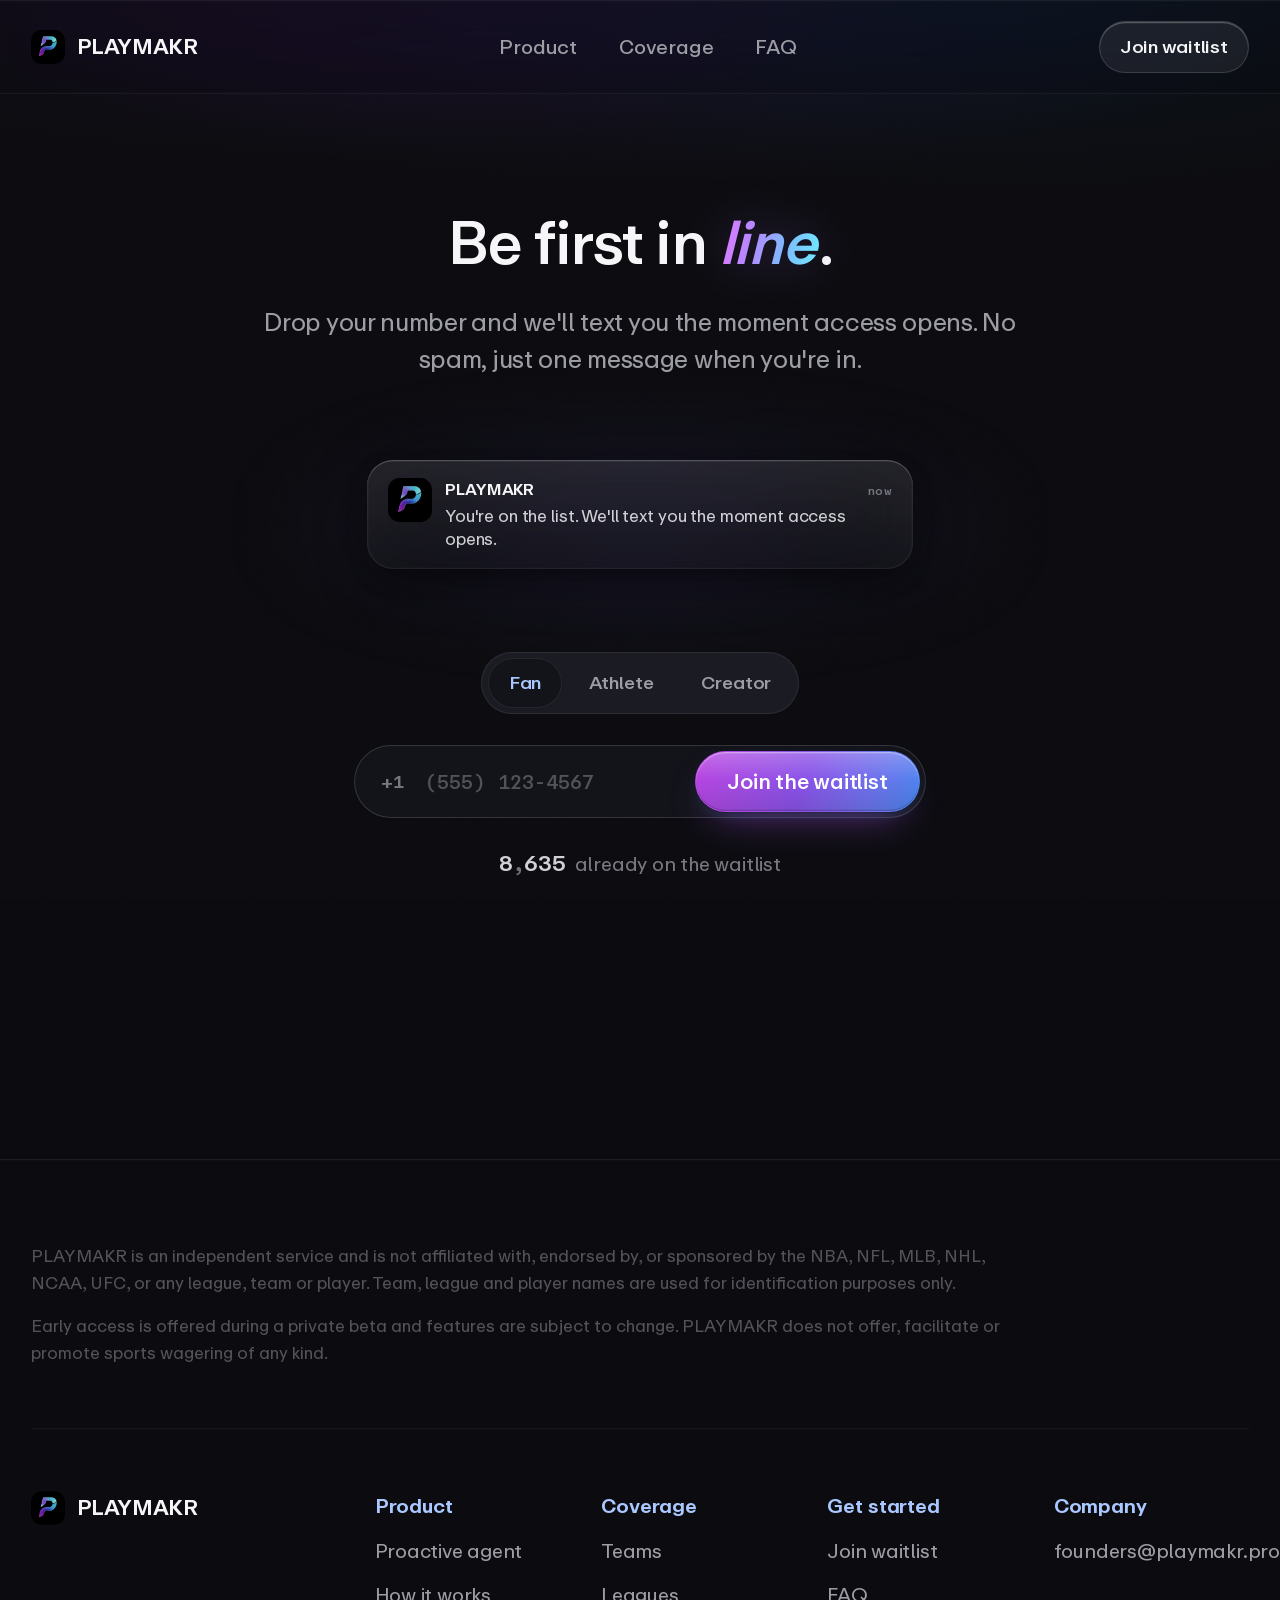
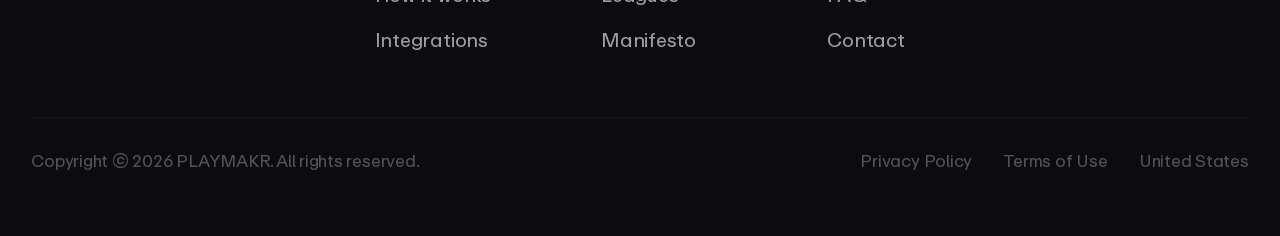
<file: waitlist.html>
<!doctype html>
<html lang="en">
<head>
	<meta charset="UTF-8" />
	<meta name="viewport" content="width=device-width, initial-scale=1.0" />
	<title>PLAYMAKR · Join the waitlist</title>
	<meta name="description" content="Join the PLAYMAKR waitlist. Drop your number and we'll text you the moment access opens. The verified badge is reserved for athletes and creators." />
	<meta name="theme-color" content="#08070b" />
	<link rel="icon" type="image/png" sizes="48x48" href="assets/images/favicon-32.png" />
	<link rel="apple-touch-icon" href="assets/images/apple-touch-icon.png" />
	<link rel="stylesheet" href="styles.css?v=40" />
	<link rel="stylesheet" href="css/pages/waitlist.css?v=40" />
</head>
<body>
	<div id="field" aria-hidden="true"></div>
	<div id="grain" aria-hidden="true"></div>

	<a class="skip" href="#main">Skip to content</a>

	<header class="nav" id="nav">
		<div class="nav__inner">
			<a class="brand" href="index.html" aria-label="PLAYMAKR home">
				<span class="brand__mark"><img src="assets/images/logo.png" alt="" width="24" height="24" /></span>
				<span class="brand__word">PLAYMAKR</span>
			</a>
			<nav class="nav__links" aria-label="Primary">
				<a href="product.html">Product</a>
				<a href="coverage.html">Coverage</a>
				<a href="faq.html">FAQ</a>
			</nav>
			<div class="nav__right">
				<a class="nav__join" href="waitlist.html">Join waitlist</a>
				<button class="nav__burger" id="burger" aria-label="Menu" aria-expanded="false"><span></span><span></span></button>
			</div>
		</div>
		<div class="nav__mobile" id="navMobile">
			<a href="product.html">Product</a>
			<a href="coverage.html">Coverage</a>
			<a href="faq.html">FAQ</a>
			<a class="nav__mobile-cta" href="waitlist.html">Join waitlist</a>
		</div>
	</header>

	<main id="main">
		<section class="sec wl-hero">
			<div class="wrap">
				<div class="sec__head">
					<h1 class="t-h1">Be first in <em>line</em>.</h1>
					<p class="t-sub">Drop your number and we'll text you the moment access opens. No spam, just one message when you're in.</p>
				</div>

				<!-- the notification itself is the graphic -->
				<div class="wl-graphic">
					<div class="notif">
						<div class="notif__shadow" aria-hidden="true"></div>
						<div class="notif__body">
							<span class="notif__icon"><img src="assets/images/logo.png" alt="" width="34" height="34" /></span>
							<div class="notif__main">
								<p class="notif__t"><span>PLAYMAKR</span><span class="notif__when">now</span></p>
								<p class="notif__p">You're on the list. We'll text you the moment access opens.</p>
							</div>
						</div>
					</div>
				</div>

				<form class="wl-form" data-waitlist aria-label="Join the waitlist">
					<div class="roles" role="radiogroup" aria-label="I am a">
						<button type="button" class="role is-on" data-role="fan" aria-checked="true">Fan</button>
						<button type="button" class="role" data-role="athlete" aria-checked="false">Athlete</button>
						<button type="button" class="role" data-role="creator" aria-checked="false">Creator</button>
					</div>
					<div class="capture capture--phone">
						<span class="capture__cc" aria-hidden="true">+1</span>
						<input type="tel" name="phone" required inputmode="tel" autocomplete="tel" placeholder="(555) 123-4567" />
						<button class="btn" type="submit">Join the waitlist</button>
						<p class="capture__msg" role="status" aria-live="polite"></p>
					</div>
					<p class="wl-count"><span class="ticker-num" data-count="8635" aria-live="polite"></span> <span class="counter__cap">already on the waitlist</span></p>
				</form>
			</div>
		</section>
	</main>

	<footer class="foot">
		<div class="wrap">
			<div class="foot__notes">
				<p>PLAYMAKR is an independent service and is not affiliated with, endorsed by, or sponsored by the NBA, NFL, MLB, NHL, NCAA, UFC, or any league, team or player. Team, league and player names are used for identification purposes only.</p>
				<p>Early access is offered during a private beta and features are subject to change. PLAYMAKR does not offer, facilitate or promote sports wagering of any kind.</p>
			</div>
			<div class="foot__grid">
				<div class="foot__brand"><a class="brand" href="index.html" aria-label="PLAYMAKR home"><span class="brand__mark"><img src="assets/images/logo.png" alt="" width="22" height="22" /></span><span class="brand__word">PLAYMAKR</span></a></div>
				<nav class="foot__col" aria-label="Product"><h4>Product</h4><a href="product.html">Proactive agent</a><a href="product.html">How it works</a><a href="product.html">Integrations</a></nav>
				<nav class="foot__col" aria-label="Coverage"><h4>Coverage</h4><a href="coverage.html">Teams</a><a href="coverage.html">Leagues</a><a href="coverage.html">Manifesto</a></nav>
				<nav class="foot__col" aria-label="Get started"><h4>Get started</h4><a href="waitlist.html">Join waitlist</a><a href="faq.html">FAQ</a><a href="mailto:founders@playmakr.pro">Contact</a></nav>
				<nav class="foot__col" aria-label="Company"><h4>Company</h4><a href="mailto:founders@playmakr.pro">founders@playmakr.pro</a></nav>
			</div>
			<div class="foot__base">
				<span>Copyright &copy; 2026 PLAYMAKR. All rights reserved.</span>
				<div class="foot__legal"><a href="#">Privacy Policy</a><a href="#">Terms of Use</a><span>United States</span></div>
			</div>
		</div>
	</footer>

	<script src="app.js?v=40"></script>
</body>
</html>
</file>
<file: styles.css>
/* ==========================================================================
   PLAYMAKR . AAVE LIGHT
   Foundation stylesheet. Tokens, type, material, every component.
   An exact-template rebuild against aave.com's current light system.
   Light canvas. iPhone only. No build step.
   ========================================================================== */

/* --------------------------------------------------------------------------
   0. FONTS
   Hanken Grotesk stands in for aave's "Aave Repro": a geometric-humanist
   grotesk at the same 450-600 range. JetBrains Mono carries every number and
   micro-label. Fraunces italic is the accent face: the one word per headline
   that aave sets in a purple serif italic ("Everyone" -> "texts").
   -------------------------------------------------------------------------- */
/* aave.com's own type system, served from their public assets. */
@font-face{
	font-family:'Aave Repro';
	font-style:normal;
	font-weight:100 900;
	font-display:swap;
	src:url('assets/fonts/AaveReproVariable.woff2') format('woff2-variations');
}
@font-face{
	font-family:'Aave Repro Mono';
	font-style:normal;
	font-weight:100 900;
	font-display:swap;
	src:url('assets/fonts/AaveReproMonoVariable.woff2') format('woff2-variations');
}
@font-face{
	font-family:'FT Regola Neue';
	font-style:normal;
	font-weight:600;
	font-display:swap;
	src:url('assets/fonts/FTRegolaNeue-Semibold.otf') format('opentype');
}
@font-face{
	font-family:'FT Regola Neue';
	font-style:normal;
	font-weight:700;
	font-display:swap;
	src:url('assets/fonts/FTRegolaNeue-Bold.otf') format('opentype');
}
@font-face{
	font-family:'Aave Aguzzo';
	font-style:normal;
	font-weight:100 800;
	font-display:swap;
	src:url('assets/fonts/AaveAguzzo.woff2') format('woff2-variations');
}
/* Metric-matched fallback for Aave Repro. Kills the swap reflow. */
@font-face{
	font-family:'Repro Fallback';
	src:local('Helvetica Neue'),local('Arial'),local('Liberation Sans');
	size-adjust:98%;
	ascent-override:95%;
	descent-override:24%;
	line-gap-override:0%;
}

/* --------------------------------------------------------------------------
   1. TOKENS  (sampled directly from aave.com)
   -------------------------------------------------------------------------- */
:root{
	/* CANVAS + SURFACES  (near-black, OKLCH-tinted toward periwinkle 285deg) */
	--canvas:oklch(0.155 0.010 285);       /* page */
	--surface-1:oklch(0.192 0.013 285);    /* card face */
	--surface-2:oklch(0.225 0.015 285);    /* tinted well */
	--surface-3:oklch(0.265 0.016 285);    /* deeper well / track */
	--ink-section:oklch(0.135 0.010 285);  /* the deepest surface / dark pill */

	/* HAIRLINES + RINGS (light on dark) */
	--line-1:rgba(255,255,255,.08);
	--line-2:rgba(255,255,255,.14);
	--line-3:rgba(255,255,255,.05);
	--rim-hi:rgba(255,255,255,.24);        /* top edge catch-light on glass */
	--line-dark:rgba(255,255,255,.08);

	/* TEXT RAMP (near-white -> muted, tinted toward brand hue) */
	--fg-1:oklch(0.975 0.004 285);  /* strongest: headings, numbers */
	--fg-2:oklch(0.86 0.006 285);   /* body */
	--fg-3:oklch(0.70 0.010 285);   /* subheads */
	--fg-4:oklch(0.575 0.012 285);  /* captions, labels */
	--fg-5:oklch(0.44 0.012 285);   /* faint / legal */
	--on-dark-1:rgba(255,255,255,.95);
	--on-dark-2:rgba(255,255,255,.66);
	--on-dark-3:rgba(255,255,255,.44);

	/* ----------------------------------------------------------------------
	   BRAND. Sampled straight off the logo mark, which is not one colour but a
	   run: magenta at the tail (#8C1CA7), violet through the bowl (#7764CB),
	   blue at the joint (#2D4AA5), cyan at the top of the stem (#48BDCA).
	   In OKLCH that is a clean hue sweep 320 -> 205 at near-constant chroma,
	   so the ramp below is the mark, lifted two stops so it survives on black.
	   Every gradient on the site is a slice of this one run; nothing invents a
	   hue that isn't in the logo.
	   ---------------------------------------------------------------------- */
	--brand-1:oklch(0.62 0.245 320);   /* magenta   — the tail */
	--brand-2:oklch(0.58 0.215 296);   /* violet    — the bowl */
	--brand-3:oklch(0.63 0.170 262);   /* blue      — the joint */
	--brand-4:oklch(0.80 0.125 208);   /* cyan      — the stem */
	--brand-4-hi:oklch(0.88 0.105 205);/* cyan, lifted for ink on dark */

	/* The mark, as a fill. 112deg matches the mark's own diagonal. */
	--grad-brand:linear-gradient(112deg,var(--brand-1) 0%,var(--brand-2) 34%,var(--brand-3) 62%,var(--brand-4) 100%);
	--grad-brand-rev:linear-gradient(112deg,var(--brand-4) 0%,var(--brand-3) 38%,var(--brand-2) 66%,var(--brand-1) 100%);
	/* Rim light: the same run at rim strength, for gradient hairlines. */
	--grad-rim:linear-gradient(140deg,oklch(0.72 0.22 320 / .70),oklch(0.68 0.19 296 / .38) 38%,oklch(0.80 0.13 240 / .30) 64%,oklch(0.88 0.11 205 / .62));
	--grad-rim-quiet:linear-gradient(140deg,oklch(0.72 0.22 320 / .34),rgba(255,255,255,.10) 46%,oklch(0.88 0.11 205 / .32));

	/* PRIMARY. Kept under the old names so every rule already written against
	   them resolves; the values are now points on the brand run. */
	--purple-1:oklch(0.60 0.215 302);   /* primary fills */
	--purple-2:oklch(0.84 0.115 268);   /* links, accent ink — reads on black */
	--purple-3:oklch(0.66 0.190 288);
	--purple-soft:oklch(0.62 0.215 302 / .14);
	--purple-soft-2:oklch(0.62 0.215 302 / .22);
	--rich-purple:oklch(0.66 0.230 318);
	--warm-purple:oklch(0.82 0.130 300);
	--cyan-ink:var(--brand-4-hi);

	/* ACCENTS */
	--green:oklch(0.78 0.17 155);       /* the live / positive green */
	--green-soft:oklch(0.78 0.17 155 / .14);
	--red:oklch(0.68 0.20 25);          /* live dot, breaking */
	--yellow-1:oklch(0.80 0.15 80);     /* questionable */
	--fr-1:oklch(0.66 0.21 35);         /* out */

	/* TYPE — aave's own faces */
	--font-display:'Aave Repro','Repro Fallback',system-ui,sans-serif;
	--font-body:var(--font-display);
	--font-serif:'FT Regola Neue','Aave Aguzzo',Georgia,serif; /* the accent word */
	--font-mono:'Aave Repro Mono',ui-monospace,monospace;
	--font-ios:-apple-system,'SF Pro Text','SF Pro Display','Helvetica Neue',system-ui,sans-serif;

	/* SPACE */
	--s-1:4px; --s-2:8px; --s-3:12px; --s-4:16px; --s-5:24px;
	--s-6:32px; --s-7:48px; --s-8:64px; --s-9:96px; --s-10:120px;

	/* RADIUS (aave: 99px pills, 32px panels, 20-24px cards, 36px inputs) */
	--r-panel:32px;
	--r-card:22px;
	--r-well:14px;
	--r-bubble:18px;
	--r-pill:999px;

	/* MOTION */
	--ease-expo:cubic-bezier(.19,1,.22,1);
	--ease-spring:cubic-bezier(.175,.885,.32,1.1);
	--ease-hover:ease;

	/* light vector, still written by app.js; consumed lightly here */
	--lit-y:1;
	--lit-angle:180deg;

	--wrap:1140px;
	--gutter:24px;
	--nav-h:72px;

	--roll-lh:1.16;
}

@property --scrim{ syntax:'<number>'; inherits:true; initial-value:0; }
@property --scrim-cut{ syntax:'<number>'; inherits:true; initial-value:0; }

/* --------------------------------------------------------------------------
   2. RESET
   -------------------------------------------------------------------------- */
*,*::before,*::after{box-sizing:border-box}
*{margin:0}
html{
	-webkit-text-size-adjust:100%;
	scroll-behavior:smooth;
	overflow-x:clip;
	color-scheme:dark;
}
/* Render at 130% — the scale the desktop design was dialled in at — but ONLY on
   real pointer/desktop devices. On phones and touch, 130% zoom shrinks the
   effective viewport and oversizes the mockup + graphics, so those stay at their
   natural, mobile-tuned scale. (hover+fine excludes touch, and never oscillates
   like a width-based guard would.) */
@media (hover: hover) and (pointer: fine){
	html{ zoom:1.3; }
}
body{
	font-family:var(--font-body);
	font-weight:400;
	background:var(--canvas);
	color:var(--fg-2);
	line-height:1.5;
	letter-spacing:-.011em;
	-webkit-font-smoothing:antialiased;
	-moz-osx-font-smoothing:grayscale;
	text-rendering:optimizeLegibility;
	overflow-x:clip;
	min-height:100vh;
}
img,svg,video{display:block;max-width:100%}
a{color:inherit;text-decoration:none}
button{font:inherit;color:inherit;cursor:pointer;background:none;border:none;padding:0}
input{font:inherit;color:inherit}
ol,ul{list-style:none;padding:0}
::selection{background:var(--purple-1);color:#fff}
:focus-visible{outline:2px solid var(--purple-2);outline-offset:3px;border-radius:6px}
section{scroll-margin-top:calc(var(--nav-h) + 16px)}

.skip{position:absolute;left:-9999px;top:0;z-index:200;background:var(--ink-section);color:#fff;padding:10px 16px;border-radius:0 0 8px 0;font-weight:500}
.skip:focus{left:0}

/* --------------------------------------------------------------------------
   3. THE FIELD
   Aave keeps a single faint periwinkle bloom at the top of the page over pure
   white. No grain, no dark scrim. One soft light source, upper centre.
   -------------------------------------------------------------------------- */
#field{
	/* Slightly oversized so the subtle mouse-parallax translate never reveals an
	   edge. app.js eases --fx/--fy toward the pointer for a very slight drift. */
	position:fixed; inset:-28px; z-index:-1; pointer-events:none;
	transform:translate3d(var(--fx,0px),var(--fy,0px),0);
	will-change:transform;
	/* Two sources, not one: the mark's magenta end sits upper-left, its cyan end
	   upper-right, and they cross over the middle of the fold. That crossing is
	   the whole reason the page reads as the logo rather than as generic purple
	   — one bloom can only ever be one hue. */
	background:
		radial-gradient(86% 52% at 24% -14%,oklch(0.48 0.22 320 / .26) 0%,oklch(0.34 0.15 312 / .10) 38%,transparent 66%),
		radial-gradient(84% 50% at 78% -10%,oklch(0.56 0.14 212 / .20) 0%,oklch(0.38 0.10 226 / .08) 40%,transparent 68%),
		radial-gradient(100% 56% at 50% -12%,oklch(0.42 0.17 292 / .26) 0%,transparent 62%),
		var(--canvas);
}
/* Grain kills 8-bit banding on the dark gradient — the loudest amateur tell.
   Inline data URI so the page opens from file://. */
#grain{
	position:fixed; inset:0; z-index:-1; pointer-events:none;
	background-image:url("data:image/svg+xml,%3Csvg xmlns='http://www.w3.org/2000/svg' width='160' height='160'%3E%3Cfilter id='n'%3E%3CfeTurbulence type='fractalNoise' baseFrequency='.8' numOctaves='4' stitchTiles='stitch'/%3E%3C/filter%3E%3Crect width='160' height='160' filter='url(%23n)'/%3E%3C/svg%3E");
	background-repeat:repeat;
	opacity:.03;
	mix-blend-mode:overlay;
}

/* --------------------------------------------------------------------------
   4. TYPE
   Aave's exact ratios: hero 72/-3.6px (-.05em), section 40/-1.2px (-.03em),
   sub 17-19 at grey, mono for labels and numbers.
   -------------------------------------------------------------------------- */
.t-hero{
	font-family:var(--font-display);
	font-size:clamp(2.75rem,1.15rem + 6.6vw,4.5rem);
	font-weight:500; line-height:1.05; letter-spacing:-.05em;
	color:var(--fg-1); text-wrap:balance;
}
/* THE ACCENT WORD.
   One word per headline is set in the serif italic, and it is the only place
   on the page where the mark's full hue run appears in type. Clipping the
   gradient to the glyphs (rather than tinting them one flat purple) is what
   ties the headline to the logo in the nav directly above it.

   The fallback matters: background-clip:text has no graceful degradation — a
   browser without it renders transparent text on a gradient box. The @supports
   gate below means the flat --purple-2 is what ships unless clipping is real. */
.t-hero em,.t-hero .accent,
.t-h1 em,.t-h2 em,.t-h3 em,
.page-hero__h em,.feature__copy h2 em,.gc__h em{
	font-family:var(--font-serif);
	font-style:italic; font-weight:500;
	color:var(--purple-2);
	letter-spacing:-.01em;
	padding-right:.04em;
}
@supports ((-webkit-background-clip:text) or (background-clip:text)){
	.t-hero em,.t-hero .accent,
	.t-h1 em,.t-h2 em,.t-h3 em,
	.page-hero__h em,.feature__copy h2 em,.gc__h em{
		background:linear-gradient(102deg,oklch(0.74 0.21 322) 0%,oklch(0.72 0.18 296) 36%,oklch(0.78 0.14 258) 64%,oklch(0.88 0.115 205) 100%);
		-webkit-background-clip:text;background-clip:text;
		-webkit-text-fill-color:transparent;color:transparent;
		/* An italic serif clipped to a gradient loses its edge against black.
		   A hair of the mark's own glow behind the glyphs puts it back. */
		filter:drop-shadow(0 0 18px oklch(0.66 0.20 300 / .28));
	}
}
.t-h1{
	font-family:var(--font-display);
	font-size:clamp(2rem,1.3rem + 2.6vw,2.9rem);
	font-weight:500; line-height:1.12; letter-spacing:-.03em;
	color:var(--fg-1); text-wrap:balance;
}
.t-h2{
	font-family:var(--font-display);
	font-size:clamp(1.75rem,1.2rem + 2vw,2.5rem);
	font-weight:500; line-height:1.15; letter-spacing:-.03em;
	color:var(--fg-1); text-wrap:balance;
}
.t-h3{
	font-family:var(--font-display);
	font-size:1.0625rem; font-weight:600; line-height:1.35;
	letter-spacing:-.014em; color:var(--fg-1);
}
.t-sub{
	font-family:var(--font-display);
	font-size:clamp(1.0625rem,.98rem + .5vw,1.1875rem);
	font-weight:400; line-height:1.5; letter-spacing:-.012em;
	color:var(--fg-3); max-width:48ch; text-wrap:pretty;
}
.t-body{font-size:1rem;font-weight:400;line-height:1.55;letter-spacing:-.01em;color:var(--fg-2);text-wrap:pretty}

/* Eyebrows removed per direction — kill them everywhere. */
.eyebrow{display:none}
.cap{
	font-family:var(--font-display);
	font-size:.9375rem; font-weight:400; line-height:1.5;
	letter-spacing:-.011em; color:var(--fg-4);
	max-width:52ch; text-wrap:pretty;
}
.mono{
	font-family:var(--font-mono);
	font-size:.75rem; font-weight:500; line-height:1.2;
	letter-spacing:.02em; color:var(--fg-4);
	font-variant-numeric:tabular-nums;
}

/* Periods are plain punctuation — no green dot, no blink. */
.stop{color:inherit!important;animation:none!important}

/* --------------------------------------------------------------------------
   5. LAYOUT + SECTION RHYTHM
   -------------------------------------------------------------------------- */
.wrap{width:100%;max-width:var(--wrap);margin-inline:auto;padding-inline:var(--gutter)}
.sec{padding-block:var(--s-10)}
.sec--tight{padding-block:var(--s-8)}
@media(max-width:760px){ .sec{padding-block:80px} }

.sec__head{max-width:64ch}
.sec--center,.sec--center.sec__head,.sec--center .sec__head{text-align:center;margin-inline:auto}
.sec--center .t-sub,.sec--center.sec__head .t-sub{margin-inline:auto}
.sec--center .t-h2{max-width:24ch;margin-inline:auto}
.sec__head .eyebrow + .t-h2,
.sec__head .eyebrow + .t-h1{margin-top:var(--s-4)}
.sec__head .t-h2 + .t-sub,
.sec__head .t-h1 + .t-sub{margin-top:20px}
.sec__head + *{margin-top:var(--s-7)}
.panel + .cap{margin-top:var(--s-5)}

.grid-2{display:grid;grid-template-columns:repeat(2,minmax(0,1fr));gap:var(--s-4)}
@media(max-width:760px){ .grid-2{grid-template-columns:1fr} }

.stack{display:grid;gap:var(--s-6)}
.stack__item{display:flex;flex-direction:column}
.stack__item .cap{margin-top:var(--s-5)}

/* --------------------------------------------------------------------------
   6. MATERIAL: GLASS
   A real pane, not a painted one. Four things have to be true at once or it
   reads as a grey box with a blur filter on it:

     1. it refracts   — backdrop-filter blurs AND saturates what is behind it,
                        so the field's magenta and cyan bleed through tinted,
                        which is what actually sells the material;
     2. it has an edge — the rim is a gradient hairline, painted into the
                         border box, so the lit corner is the mark's magenta
                         and the far corner its cyan. A flat white hairline is
                         the tell that a card was never really glass;
     3. it has a face  — one top-down white wash, ~6% to 1.5%, which is the
                         sheet's own thickness catching the light source;
     4. it casts       — a tight contact shadow plus one long soft one.

   .glass is the material. .panel (7) is the component that wears it.
   -------------------------------------------------------------------------- */
.glass{
	position:relative;
	border:1px solid transparent;
	border-radius:var(--r-panel);
	background:
		linear-gradient(168deg,rgba(255,255,255,.065),rgba(255,255,255,.015) 52%,rgba(255,255,255,.03)) padding-box,
		var(--grad-rim-quiet) border-box;
	-webkit-backdrop-filter:blur(26px) saturate(1.7);
	backdrop-filter:blur(26px) saturate(1.7);
	box-shadow:
		inset 0 1px 0 rgba(255,255,255,.16),
		inset 0 -1px 0 rgba(255,255,255,.04),
		0 1px 2px rgba(0,0,0,.5),
		0 30px 60px -30px rgba(0,0,0,.8);
	isolation:isolate;
}

/* The refraction layer. A single slow specular band, angled to the page's one
   light source, that only exists on panels asking for it via data-refract. It
   is a highlight travelling across a sheet, so it moves once and stops — it is
   not a looping shimmer, which is the loudest AI tell on any glass card. */
.glass__refract{
	display:block;position:absolute;inset:0;z-index:0;pointer-events:none;
	border-radius:inherit;overflow:hidden;
}
.glass__refract::before{
	content:"";position:absolute;inset:-40% -60%;
	background:linear-gradient(104deg,transparent 34%,rgba(255,255,255,.10) 46%,rgba(255,255,255,.16) 50%,rgba(255,255,255,.10) 54%,transparent 66%);
	transform:translateX(-42%);
	opacity:0;
}
/* app.js stamps .is-in on anything carrying data-panel, not only on .panel, so
   the trigger is keyed to that attribute — a .glass card with data-refract on
   it (the group-chat rules) sweeps too. */
.js [data-panel].is-in .glass__refract::before{
	animation:refract 1500ms cubic-bezier(.22,.61,.36,1) 260ms both;
}
@keyframes refract{
	from{transform:translateX(-42%);opacity:0}
	22%{opacity:1}
	to{transform:translateX(42%);opacity:0}
}

/* --------------------------------------------------------------------------
   7. PANEL
   -------------------------------------------------------------------------- */
.panel{
	position:relative;
	border-radius:var(--r-panel);
	border:1px solid transparent;
	/* The glass face, over a barely-there tinted body so type stays legible no
	   matter what the field happens to be doing behind this particular card. */
	background:
		linear-gradient(168deg,rgba(255,255,255,.075),rgba(255,255,255,.02) 54%,rgba(255,255,255,.035)) padding-box,
		linear-gradient(180deg,oklch(0.22 0.035 300 / .62),oklch(0.17 0.028 288 / .74)) padding-box,
		var(--grad-rim-quiet) border-box;
	-webkit-backdrop-filter:blur(26px) saturate(1.7);
	backdrop-filter:blur(26px) saturate(1.7);
	box-shadow:
		inset 0 1px 0 rgba(255,255,255,.16),
		inset 0 -1px 0 rgba(255,255,255,.04),
		0 1px 2px rgba(0,0,0,.5),
		0 40px 70px -40px rgba(0,0,0,.8);
	padding:0;
	overflow:hidden;
	transition:box-shadow 400ms var(--ease-hover),transform 400ms var(--ease-expo);
}
.panel.glass{
	background:
		linear-gradient(168deg,rgba(255,255,255,.075),rgba(255,255,255,.02) 54%,rgba(255,255,255,.035)) padding-box,
		linear-gradient(180deg,oklch(0.22 0.035 300 / .62),oklch(0.17 0.028 288 / .74)) padding-box,
		var(--grad-rim-quiet) border-box;
}
/* The lit corner. Each panel already knows where the page's light is (app.js
   writes --lit-angle per card), so the brand bloom is placed by that vector
   instead of being pinned to a corner and repeating down the row. */
.panel::before{
	content:"";position:absolute;inset:-1px;z-index:0;pointer-events:none;
	border-radius:inherit;
	background:radial-gradient(64% 52% at 18% 0%,oklch(0.62 0.24 320 / .16),transparent 62%),
	           radial-gradient(58% 48% at 92% 6%,oklch(0.78 0.13 208 / .13),transparent 64%);
	opacity:.9;
}
.panel__body{
	position:relative;z-index:1;
	border-radius:calc(var(--r-panel) - 1px);
	padding:var(--s-6);
}
.panel__body--flush{padding:0;overflow:hidden}

/* The purple glow-blob is removed — it read as AI slop. Cards are clean. */
.panel__bloom{display:none}

/* Panel entrance. A soft lift + fade of the whole card. */
.js .panel[data-panel]{
	opacity:0;transform:translateY(14px) scale(.99);
}
.js .panel[data-panel] .panel__bloom{background-position:var(--fx) var(--fy);opacity:0}
.js .panel[data-panel].is-in{
	opacity:1;transform:none;
	transition:opacity 700ms var(--ease-expo),transform 700ms var(--ease-expo);
}
.js .panel[data-panel].is-in .panel__bloom{background-position:var(--bx) var(--by);opacity:.8}
/* Hover lifts the sheet off the page: the contact shadow tightens, the long one
   opens, and the rim picks up more of the mark. No colour change, no scale. */
.panel[data-panel]:hover{
	transform:translateY(-2px);
	box-shadow:
		inset 0 1px 0 rgba(255,255,255,.22),
		inset 0 -1px 0 rgba(255,255,255,.05),
		0 1px 2px rgba(0,0,0,.5),
		0 52px 84px -44px rgba(0,0,0,.86),
		0 0 40px -18px oklch(0.62 0.22 310 / .34);
}

/* Nested card — a thinner pane on top of the panel's pane. Less blur, because
   glass stacked on glass at the same strength turns to fog. */
.card{
	position:relative;
	background:
		linear-gradient(170deg,rgba(255,255,255,.055),rgba(255,255,255,.015)) padding-box,
		var(--grad-rim-quiet) border-box;
	-webkit-backdrop-filter:blur(14px) saturate(1.4);
	backdrop-filter:blur(14px) saturate(1.4);
	border:1px solid transparent;
	border-radius:var(--r-card);
	padding:var(--s-4);
	box-shadow:inset 0 1px 0 rgba(255,255,255,.10);
}
.card--frag{width:100%;max-width:390px;margin-inline:auto}

/* --------------------------------------------------------------------------
   8. NAV
   Aave: transparent at top, a white blur with a hairline once scrolled.
   -------------------------------------------------------------------------- */
.nav{
	position:fixed;inset:0 0 auto 0;z-index:80;
	height:var(--nav-h);
	--depth:0;
	/* always a real glass bar, denser once scrolled */
	-webkit-backdrop-filter:blur(18px) saturate(1.5);
	backdrop-filter:blur(18px) saturate(1.5);
	background:oklch(0.155 0.010 285 / calc(.45 + var(--depth) * .38));
	box-shadow:
		inset 0 1px 0 rgba(255,255,255,.06),
		inset 0 -1px 0 rgba(255,255,255,calc(.05 + var(--depth) * .06));
}
.nav__inner{
	max-width:var(--wrap);height:var(--nav-h);margin-inline:auto;
	padding-inline:var(--gutter);
	display:flex;align-items:center;justify-content:space-between;gap:var(--s-5);
}
.brand{display:inline-flex;align-items:center;gap:9px}
.brand__mark{width:26px;height:26px;border-radius:8px;overflow:hidden;flex:none}
.brand__mark img{width:100%;height:100%;object-fit:cover}
.brand__word{
	font-family:var(--font-display);
	font-weight:600;font-size:1rem;letter-spacing:-.02em;color:var(--fg-1);
}
.nav__links{display:flex;gap:var(--s-6)}
.nav__links a{
	font-family:var(--font-display);
	font-size:.9375rem;font-weight:450;letter-spacing:-.006em;
	color:var(--fg-3);transition:color 150ms var(--ease-hover);
}
.nav__links a:hover,.nav__links a[aria-current=page]{color:var(--fg-1)}
.nav__right{display:flex;align-items:center;gap:var(--s-3)}
.nav__burger{display:none;flex-direction:column;gap:5px;padding:8px;border-radius:8px}
.nav__burger span{
	display:block;width:18px;height:1.5px;background:var(--fg-1);
	transition:transform 300ms var(--ease-expo),opacity 300ms var(--ease-expo);
}
.nav.is-open .nav__burger span:first-child{transform:translateY(3.25px) rotate(45deg)}
.nav.is-open .nav__burger span:last-child{transform:translateY(-3.25px) rotate(-45deg)}
.nav__mobile{display:none}

@media(max-width:860px){
	.nav__links{display:none}
	.nav__burger{display:flex}
	.nav__join{display:none}
	.nav__mobile{
		display:grid;gap:2px;
		padding:var(--s-2) var(--gutter) var(--s-5);
		background:oklch(0.155 0.010 285 / .96);
		-webkit-backdrop-filter:blur(22px) saturate(1.4);
		backdrop-filter:blur(22px) saturate(1.4);
		box-shadow:inset 0 -1px 0 var(--line-1);
		clip-path:inset(0 0 100% 0);
		transition:clip-path 420ms var(--ease-expo);
	}
	.nav.is-open .nav__mobile{clip-path:inset(0 0 0 0)}
	.nav.is-open{background:oklch(0.155 0.010 285 / .96);-webkit-backdrop-filter:blur(22px);backdrop-filter:blur(22px)}
	.nav__mobile a{
		font-family:var(--font-display);font-size:1.0625rem;font-weight:500;
		color:var(--fg-2);padding:var(--s-3) 0;
		box-shadow:inset 0 -1px 0 var(--line-3);
	}
	.nav__mobile .nav__mobile-cta{
		margin-top:var(--s-3);box-shadow:none;color:#fff;
		background:var(--purple-1);border-radius:var(--r-pill);
		text-align:center;font-weight:500;padding:var(--s-3) var(--s-4);
	}
}

/* --------------------------------------------------------------------------
   9. BUTTONS  (aave: full pills; purple primary, soft-purple ghost, dark join)
   -------------------------------------------------------------------------- */
.btn{
	display:inline-flex;align-items:center;justify-content:center;gap:.5em;
	font-family:var(--font-display);
	font-size:1rem;font-weight:500;letter-spacing:-.01em;line-height:1;
	color:#fff;
	position:relative;isolation:isolate;
	/* The mark, at button scale. The gradient is the fill, a white wash sits on
	   top of it for the glass thickness, and the whole thing is over-sized on
	   the X axis so hover can slide the hue run without a repaint. */
	background:var(--grad-brand);
	background-size:180% 100%;
	background-position:14% 50%;
	border:1px solid transparent;border-radius:var(--r-pill);
	padding:.9em 1.5em;white-space:nowrap;
	box-shadow:
		inset 0 1px 0 rgba(255,255,255,.34),
		inset 0 -1px 0 rgba(0,0,0,.18),
		0 1px 2px rgba(0,0,0,.35),
		0 14px 30px -14px oklch(0.60 0.22 306 / .70),
		0 4px 14px -8px oklch(0.80 0.13 208 / .45);
	transition:transform 150ms var(--ease-hover),background-position 550ms var(--ease-expo),box-shadow 220ms var(--ease-hover),filter 150ms var(--ease-hover);
}
/* The sheet over the fill. Without this the button is a flat gradient chip. */
.btn::before{
	content:"";position:absolute;inset:0;z-index:-1;border-radius:inherit;
	background:linear-gradient(180deg,rgba(255,255,255,.22),rgba(255,255,255,0) 46%,rgba(0,0,0,.10));
	pointer-events:none;
}
.btn:hover{
	background-position:86% 50%;
	filter:saturate(1.08);
	box-shadow:
		inset 0 1px 0 rgba(255,255,255,.40),
		inset 0 -1px 0 rgba(0,0,0,.18),
		0 1px 2px rgba(0,0,0,.35),
		0 18px 38px -14px oklch(0.60 0.22 306 / .82),
		0 6px 20px -8px oklch(0.80 0.13 208 / .58);
}
.btn:active{transform:scale(.99)}
.btn--lg{font-size:1.0625rem;padding:1.02em 1.7em}
.btn--ghost{
	color:var(--fg-1);
	background:
		linear-gradient(180deg,rgba(255,255,255,.10),rgba(255,255,255,.045)) padding-box,
		var(--grad-rim-quiet) border-box;
	-webkit-backdrop-filter:blur(18px) saturate(1.5);backdrop-filter:blur(18px) saturate(1.5);
	box-shadow:inset 0 1px 0 var(--rim-hi),0 10px 26px -18px rgba(0,0,0,.9);
}
.btn--ghost::before{background:none}
.btn--ghost:hover{
	background:
		linear-gradient(180deg,rgba(255,255,255,.16),rgba(255,255,255,.07)) padding-box,
		var(--grad-rim) border-box;
	filter:none;
	box-shadow:inset 0 1px 0 rgba(255,255,255,.32),0 12px 30px -18px rgba(0,0,0,.9);
}
/* glass elements repaint their backdrop on transform — pin them to stop the
   white-highlight flicker on hover */
.btn,.nav__join,.panel,.notif__body,.alert{transform:translateZ(0);backface-visibility:hidden}
.btn--dark{color:var(--fg-1);background:rgba(255,255,255,.06);border-color:var(--line-2);box-shadow:none}
.btn--dark::before{background:none}
.btn--dark:hover{background:rgba(255,255,255,.10);filter:none}
.btn--purple{color:#fff;background:var(--grad-brand);background-size:180% 100%;background-position:14% 50%}
.btn--purple:hover{background-position:86% 50%}
.btn[disabled],.btn[aria-disabled=true]{opacity:.55;pointer-events:none}

/* The nav "join" pill. A quiet glass pill on dark. */
.nav__join{
	font-family:var(--font-display);
	font-size:.875rem;font-weight:500;color:var(--fg-1);
	background:rgba(255,255,255,.07);border:1px solid var(--line-2);
	border-radius:var(--r-pill);padding:.62em 1.1em;
	box-shadow:inset 0 1px 0 var(--rim-hi);
	transition:background-color 150ms var(--ease-hover),transform 150ms var(--ease-hover);
}
.nav__join:hover{background:rgba(255,255,255,.12);transform:translateY(-1px)}

.alink{
	display:inline-flex;align-items:center;gap:.35em;
	font-family:var(--font-display);font-size:.9375rem;font-weight:500;
	color:var(--purple-2);transition:color 150ms var(--ease-hover);
}
.alink:hover{color:var(--cyan-ink)}
/* An .alink set inside a running paragraph inherits that paragraph's size and
   weight — it is a link, not a call to action, so it must not out-shout the
   sentence it lives in. */
.alink--inline{
	display:inline;font-size:inherit;font-weight:inherit;
	box-shadow:inset 0 -1px 0 oklch(0.84 0.115 268 / .38);
	transition:color 150ms var(--ease-hover),box-shadow 150ms var(--ease-hover);
}
.alink--inline:hover{box-shadow:inset 0 -1px 0 currentColor}
.alink span{transition:transform 200ms var(--ease-hover)}
.alink:hover span{transform:translateX(3px)}

/* --------------------------------------------------------------------------
   10. HERO
   Two modes: the default two-column subpage hero, and .hero--center, aave's
   home composition (stacked, centred, phones below).
   -------------------------------------------------------------------------- */
.hero{
	position:relative;
	padding-block:calc(var(--nav-h) + 72px) var(--s-9);
	display:grid;
	grid-template-columns:minmax(0,1fr) minmax(0,auto);
	align-items:center;
	gap:var(--s-8);
	max-width:var(--wrap);margin-inline:auto;padding-inline:var(--gutter);
}
.hero__copy{min-width:0}
.hero__copy .t-sub{margin-top:var(--s-5);max-width:42ch}
.hero__cta{display:flex;align-items:center;gap:var(--s-3);margin-top:var(--s-7);flex-wrap:wrap}
.hero__stage{display:flex;justify-content:center}
.hero__eyebrow{
	display:inline-flex;align-items:center;gap:.5em;
	font-family:var(--font-display);font-size:1rem;font-weight:500;
	letter-spacing:-.01em;color:var(--fg-2);
}
.hero__eyebrow img{width:26px;height:26px;border-radius:7px}

/* --- centred home hero --- */
.hero--center{
	display:block;text-align:center;
	padding-block:calc(var(--nav-h) + 64px) 0;
	max-width:none;padding-inline:0;
}
.hero--center .hero__copy{max-width:1000px;margin-inline:auto;padding-inline:var(--gutter)}
.hero--center .t-hero{margin-top:var(--s-5)}
.hero--center .t-sub{margin:var(--s-5) auto 0;max-width:44ch}
.hero--center .hero__cta{justify-content:center;margin-top:var(--s-6)}
.hero--center .hero__stage{margin-top:var(--s-8)}

@media(max-width:900px){
	.hero{grid-template-columns:1fr;gap:var(--s-8);padding-block:calc(var(--nav-h) + 48px) var(--s-8)}
	.hero__copy{max-width:none}
	/* Give the single (tall) mockup a taller stage so it reads as a phone rising
	   out of the fold, not a clipped stub. */
	.hero--center .hero__stage{margin-top:var(--s-6)}
	.hero--center .t-sub{margin-top:var(--s-4)}
	.hero--center .hero__cta{margin-top:var(--s-5)}
}
@media(max-width:560px){
	/* the headline's desktop min (2.75rem) overflows a phone — scale it to width */
	.hero--center .t-hero{font-size:clamp(1.95rem,8.4vw,2.9rem)}
	.hero--center .t-sub{font-size:1rem;max-width:34ch}
	.hero__cta .btn{flex:1 1 auto;justify-content:center}
}

/* --------------------------------------------------------------------------
   10b. THREE-PHONE STAGE  (aave's signature hero graphic)
   Center phone in front; two side phones behind, lower, partly eclipsed.
   -------------------------------------------------------------------------- */
/* aave-style hero mockup: BIG phones sitting on the page (no box), cut off at
   the fold, over a soft lavender glow. */
.hero--center{position:relative;overflow:hidden}
/* The ONE lavender pool. It sits behind the whole hero (z-index:-1), NOT inside
   the stage, so the stage's overflow:hidden can't clip it into a hard seam. The
   phones dissolve (via their mask) straight through into this single smooth glow
   — no second line. */
.hero--center::after{
	content:"";position:absolute;z-index:-1;pointer-events:none;
	left:-20%;right:-20%;bottom:0;height:66%;
	/* The hero clips its own overflow, so a pool that runs past the section edge
	   is cut into a hard horizontal seam across the page. Fading the last 14%
	   of it means the pool has already died before the boundary reaches it. */
	-webkit-mask-image:linear-gradient(180deg,#000 62%,rgba(0,0,0,.55) 82%,transparent 100%);
	mask-image:linear-gradient(180deg,#000 62%,rgba(0,0,0,.55) 82%,transparent 100%);
	/* The pool the phones stand in. It is the mark laid flat: magenta pooling
	   under the left phone, cyan under the right, violet where they meet in the
	   middle — so the light on the hero is the same light the logo is made of. */
	background:
		radial-gradient(40% 82% at 26% 100%,oklch(0.56 0.22 322 / .40) 0%,oklch(0.42 0.16 318 / .18) 40%,transparent 72%),
		radial-gradient(40% 78% at 76% 100%,oklch(0.62 0.13 210 / .34) 0%,oklch(0.44 0.10 218 / .15) 42%,transparent 74%),
		radial-gradient(54% 96% at 50% 100%,
			oklch(0.56 0.19 296 / .46) 0%,
			oklch(0.46 0.16 294 / .28) 24%,
			oklch(0.37 0.12 292 / .14) 44%,
			oklch(0.30 0.08 292 / .05) 60%,
			transparent 74%);
}
.hero__stage{
	position:relative;margin-top:var(--s-7);
	height:clamp(360px,38vw,516px);   /* clips all three phones at the same fold */
	overflow:hidden;
}
/* (Pool moved to .hero--center::after so the stage's overflow:hidden can't clip
   it into a hard seam.) */
.phones{
	position:absolute;left:0;right:0;top:0;height:100%;
	display:flex;justify-content:center;align-items:flex-start;
	isolation:isolate;
	/* The mask is sized to the VISIBLE box (height:100% of the stage), so the
	   fade lands at the fold — not far below it on the full-height phones.
	   Centred above the stage, so the transparent edge is a downward dome:
	   the centre phone extends lowest, the side phones fade higher up. */
	-webkit-mask-image:radial-gradient(112% 122% at 50% -14%,#000 62%,rgba(0,0,0,.45) 78%,transparent 88%);
	mask-image:radial-gradient(112% 122% at 50% -14%,#000 62%,rgba(0,0,0,.45) 78%,transparent 88%);
	-webkit-mask-repeat:no-repeat;mask-repeat:no-repeat;
	-webkit-mask-size:100% 100%;mask-size:100% 100%;
}
.rphone{
	position:relative;flex:none;
	container-type:inline-size;
	width:clamp(266px,24vw,338px);
	filter:drop-shadow(0 34px 54px rgba(0,0,0,.5));
}
.rphone__img{width:100%;height:auto;display:block;position:relative;z-index:2;pointer-events:none}
/* the render's screen is cut out; the live screen sits behind, the real frame's
   own bezel defines the exact fit and curve. */
.rphone__screen{
	position:absolute;z-index:1;overflow:hidden;
	/* Fills the Apple iPhone 16 Pro frame's cut hole (measured 7.26 / 6.97 /
	   3.54). Seated a hair OVER the hole; the frame is fully OPAQUE around the
	   cutout (unlike the old render's transparent shoulders), so it cleanly
	   clips every edge to the real display shape — the screen cannot poke out. */
	left:7.05%;right:6.75%;top:3.3%;bottom:0;
	border-radius:5.5cqw 5.5cqw 0 0;
	background:linear-gradient(180deg,#17161f,#0d0d13 60%);
	font-family:var(--font-ios);
}
/* the screen emits a little light, like an OLED that's on */
.rphone__screen::before{
	content:"";position:absolute;inset:0;z-index:20;pointer-events:none;
	background:radial-gradient(100% 34% at 50% -6%,oklch(0.74 0.16 300 / .20),transparent 66%),radial-gradient(74% 26% at 84% -4%,oklch(0.82 0.12 208 / .14),transparent 70%);
}
.rphone__screen .chat,.rphone__screen .b,.rphone__screen .chat__name,
.rphone__screen .chat__sub,.rphone__screen .sb__team,.rphone__screen .sb__line{font-family:var(--font-ios)}
.rphone__screen .chat{background:linear-gradient(180deg,#17161f,#0c0c12 64%)}
.rphone__screen .chat__nav{background:rgba(30,28,40,.55)}
.rphone__screen .b{max-width:76%}
.rphone__screen .b--card,.rphone__screen .b--clip{max-width:86%}
/* real iOS fonts for the timestamp + live labels (no slop mono) */
.rphone__screen .day{font-family:var(--font-ios);letter-spacing:0;text-transform:none;font-size:.66rem;color:rgba(255,255,255,.5)}
.rphone__screen .sb__state{font-family:var(--font-ios);letter-spacing:.02em;font-size:.62rem}
/* real team logos inside the phone score card */
.rphone__screen .sb__team img{width:16px;height:16px;object-fit:contain;flex:none}
.rphone__screen .chat__body{padding-bottom:20px}
.rphone__screen .ios-input{display:none}
/* thinner contact header so the messages get room */
.rphone__screen .chat__nav{padding:11.5cqw 4cqw 2.6cqw;gap:1.6cqw}
.rphone__screen .chat__avatar{width:8.6cqw;height:8.6cqw;border-radius:2.6cqw}
.rphone__screen .chat__name{font-size:3.3cqw}
.rphone__screen .chat__sub{font-size:2.6cqw}
/* The body content was authored in fixed rem/px for a larger mockup, so on
   these ~338px hero phones it renders over-zoomed. Re-scale it in container
   units (cqw = 1% of the phone width) to real iPhone-screenshot density. */
/* The Apple frame is tall, so bottom-aligned messages fell below the fold into
   the fade. Top-align the thread so the conversation fills the visible screen. */
.rphone__screen .chat__body{gap:2.1cqw;padding:3.4cqw 3.6cqw 5cqw;justify-content:flex-start}
.rphone__screen .day{font-size:2.7cqw;margin:.6cqw 0}
.rphone__screen .b{font-size:3.5cqw;padding:2.3cqw 3.3cqw;border-radius:4.6cqw;max-width:74%}
.rphone__screen .b--out{border-bottom-right-radius:1.2cqw}
.rphone__screen .b--in{border-bottom-left-radius:1.2cqw}
.rphone__screen .b--mini{font-size:3.3cqw}
.rphone__screen .b--card{padding:2.6cqw;gap:2.2cqw;max-width:88%}
.rphone__screen .sb{border-radius:3.2cqw;padding:2.4cqw 3cqw}
.rphone__screen .sb__state{font-size:2.5cqw;gap:1.5cqw}
.rphone__screen .sb__live::before{width:1.5cqw;height:1.5cqw}
.rphone__screen .sb__row{margin-top:1.5cqw}
.rphone__screen .sb__team{font-size:3.4cqw;gap:2cqw}
.rphone__screen .sb__team img{width:4.4cqw;height:4.4cqw}
.rphone__screen .sb__pts{font-size:4.2cqw}
.rphone__screen .sb__line{font-size:2.9cqw}
.rphone__screen .clipv__meta{padding:2.4cqw 3.2cqw}
.rphone__screen .clipv__meta b{font-size:3.3cqw}
.rphone__screen .clipv__meta small{font-size:2.7cqw;margin-top:.6cqw}
.rphone__screen .clipv__tag{font-size:2.4cqw}
.rphone__screen .clipv__play{width:11cqw;height:11cqw}
/* the Dynamic Island, drawn on the live screen (the render's is covered) */
/* The Apple frame has a REAL Dynamic Island baked in, so we no longer draw one. */
.rphone__screen::after{display:none}
.rphone__status{
	position:absolute;top:0;left:0;right:0;z-index:11;height:11.5cqw;
	display:flex;align-items:center;justify-content:space-between;
	/* pushed down so the time + battery line up with the frame's real island */
	padding:4.6cqw 8cqw 0;pointer-events:none;
	font-family:var(--font-ios);
}
.rphone__status time{font-size:3.7cqw;font-weight:600;color:#fff;letter-spacing:.02em}
.rphone__status .ind{display:flex;gap:1.4cqw;align-items:center}
.rphone__status .ind i{display:block;background:#fff}
.rphone__status .sig{width:4.4cqw;height:2.8cqw;-webkit-mask:url("data:image/svg+xml,%3Csvg xmlns='http://www.w3.org/2000/svg' viewBox='0 0 18 11'%3E%3Crect x='0' y='7.5' width='3' height='3.5' rx='1'/%3E%3Crect x='5' y='5' width='3' height='6' rx='1'/%3E%3Crect x='10' y='2.5' width='3' height='8.5' rx='1'/%3E%3Crect x='15' y='0' width='3' height='11' rx='1'/%3E%3C/svg%3E") center/contain no-repeat;mask:url("data:image/svg+xml,%3Csvg xmlns='http://www.w3.org/2000/svg' viewBox='0 0 18 11'%3E%3Crect x='0' y='7.5' width='3' height='3.5' rx='1'/%3E%3Crect x='5' y='5' width='3' height='6' rx='1'/%3E%3Crect x='10' y='2.5' width='3' height='8.5' rx='1'/%3E%3Crect x='15' y='0' width='3' height='11' rx='1'/%3E%3C/svg%3E") center/contain no-repeat}
.rphone__status .bat{width:6cqw;height:3cqw;border:.5cqw solid rgba(255,255,255,.6);border-radius:1cqw;background:none;position:relative}
.rphone__status .bat::after{content:"";position:absolute;inset:.6cqw;background:#fff;border-radius:.3cqw}

.phones .rphone--center{z-index:3;order:2}
.phones .rphone--side{z-index:1;transform:scale(.9) translateY(11%);transform-origin:top center}
.phones .rphone--left{order:1;margin-right:-4%}
.phones .rphone--right{order:3;margin-left:-4%}
/* ---- MOBILE: the three phones become a clean, swipeable carousel (aave-style).
   All three show fully, you swipe between them with a peek of the next, and the
   heavy dome dissolve is dropped so each screen reads crisp. --- */
@media(max-width:900px){
	.hero--center .hero__stage{height:auto;overflow:visible}
	.phones{
		position:static;height:auto;
		justify-content:flex-start;align-items:flex-start;
		gap:16px;
		overflow-x:auto;overflow-y:visible;
		scroll-snap-type:x mandatory;
		-webkit-overflow-scrolling:touch;
		overscroll-behavior-x:contain;
		/* pad the ends so the first/last screen still snaps to centre */
		padding-inline:calc((100% - min(76vw,300px)) / 2);
		padding-block:4px 8px;
		-webkit-mask-image:none;mask-image:none;   /* no heavy fade */
		scrollbar-width:none;
	}
	.phones::-webkit-scrollbar{display:none}
	.phones .rphone--side{display:block}
	.phones .rphone{
		flex:none;
		width:min(76vw,300px);
		scroll-snap-align:center;
		transform:none;margin:0;
		filter:drop-shadow(0 16px 34px rgba(0,0,0,.42));
	}
	/* the lavender pool becomes a soft ambient wash, not a strong dissolve */
	.hero--center::after{left:-8%;right:-8%;bottom:8%;height:40%;opacity:.5}
}

/* swipe dots (built by app.js on mobile) */
.phones-dots{display:none}
@media(max-width:900px){
	.phones-dots{display:flex;justify-content:center;gap:8px;margin-top:var(--s-4)}
	.phones-dot{
		width:7px;height:7px;border-radius:99px;border:0;padding:0;cursor:pointer;
		background:rgba(255,255,255,.24);
		transition:background .3s var(--ease-hover),width .3s var(--ease-expo);
	}
	.phones-dot.is-on{background:var(--purple-2);width:22px}
}

/* --------------------------------------------------------------------------
   11. THE IPHONE
   The phone frame sits on white, exactly like aave's mockups. The screen is a
   real dark iMessage thread — authentic, and the same dark phone aave puts on
   the right of its own hero.
   -------------------------------------------------------------------------- */
.device{
	position:relative;
	container-type:inline-size;
	width:clamp(272px,29vw,332px);
	aspect-ratio:9/19.3;
	border-radius:52px;
	padding:11px;
	flex:none;
	background:linear-gradient(160deg,#e7e6ea,#c9c7cf 30%,#b7b5be 64%,#dedce2);
	box-shadow:
		0 0 0 1px rgba(37,34,40,.06),
		inset 0 0 0 1.5px rgba(255,255,255,.35),
		0 40px 90px -30px rgba(37,34,40,.4),
		0 8px 22px -12px rgba(37,34,40,.28);
}
.device--sm{width:clamp(220px,22vw,262px);border-radius:42px;padding:9px}
.device--sm .device__screen{border-radius:34px}
.device::before{
	content:"";position:absolute;left:-2.5px;top:21%;width:3px;height:5.6%;
	border-radius:3px 0 0 3px;background:linear-gradient(90deg,#b9b7c0,#8f8d96);
	box-shadow:0 19.8cqw 0 -.2px #b9b7c0,0 32.5cqw 0 -.2px #b9b7c0;
}
.device::after{
	content:"";position:absolute;right:-2.5px;top:30%;width:3px;height:8.5%;
	border-radius:0 3px 3px 0;background:linear-gradient(270deg,#b9b7c0,#8f8d96);
}
.device__screen{
	position:relative;height:100%;border-radius:42px;overflow:hidden;
	background:#000;box-shadow:inset 0 0 0 1px rgba(0,0,0,.9);
}
.device__screen::after{
	content:"";position:absolute;inset:0;z-index:8;pointer-events:none;
	background:linear-gradient(160deg,rgba(255,255,255,.06),transparent 30%);
}

/* Side-phone light screens (lock screen / scores). */
.device__screen--light{background:linear-gradient(180deg,#f4f3f7,#e9e7ee)}

/* THE ISLAND */
.device__island{
	position:absolute;top:calc(11px + 2.8cqw);left:50%;
	transform:translateX(-50%);
	width:31cqw;height:9.2cqw;
	background:#000;border-radius:var(--r-pill);
	z-index:9;
	display:flex;align-items:center;justify-content:center;
	overflow:hidden;
	transition:width 420ms var(--ease-spring),height 420ms var(--ease-spring);
}
.device__island::after{
	content:"";position:absolute;right:3.2cqw;top:50%;transform:translateY(-50%);
	width:2cqw;height:2cqw;border-radius:50%;
	background:radial-gradient(circle at 35% 35%,#2b3550,#05060a 70%);
	box-shadow:0 0 0 1px rgba(255,255,255,.06);
	transition:opacity 240ms var(--ease-expo);
}
.device__island.is-live{width:52cqw;height:11.2cqw}
.device__island.is-alert{width:81.4cqw;height:26.5cqw}
.device__island.is-live::after,
.device__island.is-alert::after{opacity:0}
.island__inner{
	position:absolute;inset:0;
	display:flex;align-items:center;justify-content:space-between;gap:1.2cqw;
	padding:0 3cqw;
	opacity:0;pointer-events:none;
	transition:opacity 240ms var(--ease-expo);
}
.device__island.is-live .island__inner--live,
.device__island.is-alert .island__inner--alert{opacity:1}
.device__island.is-alert .island__inner--live{opacity:0}
.island__inner--alert{flex-direction:column;align-items:flex-start;justify-content:center;gap:1.2cqw;padding:3.4cqw 4.6cqw}
.island__side{display:inline-flex;align-items:center;gap:1.2cqw;flex:none;white-space:nowrap}
.island__inner .tm{display:none}
.island__score{
	font-family:var(--font-mono);font-size:3.4cqw;font-weight:500;
	color:#fff;font-variant-numeric:tabular-nums;letter-spacing:.01em;
	line-height:1;
	flex:none;white-space:nowrap;display:inline-flex;align-items:center;
}
.island__lab{font-family:var(--font-mono);font-size:2.6cqw;font-weight:500;letter-spacing:.08em;text-transform:uppercase;color:rgba(255,255,255,.55);line-height:1}
.island__dot{width:1.8cqw;height:1.8cqw;border-radius:50%;background:var(--red);flex:none}
.island__t{font-family:var(--font-display);font-size:3.6cqw;font-weight:600;color:#fff;letter-spacing:-.008em;line-height:1.2}
.island__s{font-family:var(--font-display);font-size:3.1cqw;color:rgba(255,255,255,.6);line-height:1.2}
.island__score .roll{width:auto;min-width:1ch}
@keyframes live-dot{ 0%,100%{opacity:1} 50%{opacity:.35} }

/* iOS status bar (dark screen). */
.ios-status{
	position:absolute;top:0;left:0;right:0;height:14.5cqw;z-index:10;
	display:flex;align-items:center;justify-content:space-between;
	padding:2.6cqw 5.5cqw 0;pointer-events:none;
	transition:opacity 240ms var(--ease-expo);
}
.device:has(.device__island.is-alert) .ios-status{opacity:0}
.ios-time{
	font-family:var(--font-mono);
	font-size:3.6cqw;font-weight:500;color:#fff;letter-spacing:.01em;
	font-variant-numeric:tabular-nums;line-height:1;
}
.ios-ind{display:flex;align-items:center;gap:1.3cqw}
.ios-sig{
	width:4.2cqw;height:2.7cqw;background:#fff;
	-webkit-mask:url("data:image/svg+xml,%3Csvg xmlns='http://www.w3.org/2000/svg' viewBox='0 0 18 11'%3E%3Crect x='0' y='7.5' width='3' height='3.5' rx='1'/%3E%3Crect x='5' y='5' width='3' height='6' rx='1'/%3E%3Crect x='10' y='2.5' width='3' height='8.5' rx='1'/%3E%3Crect x='15' y='0' width='3' height='11' rx='1'/%3E%3C/svg%3E") center/contain no-repeat;
	mask:url("data:image/svg+xml,%3Csvg xmlns='http://www.w3.org/2000/svg' viewBox='0 0 18 11'%3E%3Crect x='0' y='7.5' width='3' height='3.5' rx='1'/%3E%3Crect x='5' y='5' width='3' height='6' rx='1'/%3E%3Crect x='10' y='2.5' width='3' height='8.5' rx='1'/%3E%3Crect x='15' y='0' width='3' height='11' rx='1'/%3E%3C/svg%3E") center/contain no-repeat;
}
.ios-wifi{
	width:3.9cqw;height:2.7cqw;background:#fff;
	-webkit-mask:url("data:image/svg+xml,%3Csvg xmlns='http://www.w3.org/2000/svg' viewBox='0 0 24 18'%3E%3Cpath d='M12 3C7 3 2.6 5.6 0 9l2.2 2.2C4.6 8.3 8 6.6 12 6.6s7.4 1.7 9.8 4.6L24 9c-2.6-3.4-7-6-12-6z'/%3E%3Cpath d='M12 9.6c-3 0-5.6 1.3-7.4 3.3l2.2 2.2c1.3-1.5 3.2-2.4 5.2-2.4s3.9.9 5.2 2.4l2.2-2.2C17.6 10.9 15 9.6 12 9.6z'/%3E%3Ccircle cx='12' cy='16.4' r='1.8'/%3E%3C/svg%3E") center/contain no-repeat;
	mask:url("data:image/svg+xml,%3Csvg xmlns='http://www.w3.org/2000/svg' viewBox='0 0 24 18'%3E%3Cpath d='M12 3C7 3 2.6 5.6 0 9l2.2 2.2C4.6 8.3 8 6.6 12 6.6s7.4 1.7 9.8 4.6L24 9c-2.6-3.4-7-6-12-6z'/%3E%3Cpath d='M12 9.6c-3 0-5.6 1.3-7.4 3.3l2.2 2.2c1.3-1.5 3.2-2.4 5.2-2.4s3.9.9 5.2 2.4l2.2-2.2C17.6 10.9 15 9.6 12 9.6z'/%3E%3Ccircle cx='12' cy='16.4' r='1.8'/%3E%3C/svg%3E") center/contain no-repeat;
}
.ios-bat{width:5.8cqw;height:2.9cqw;border:1px solid rgba(255,255,255,.5);border-radius:.9cqw;position:relative}
.ios-bat::before{content:"";position:absolute;left:1px;top:1px;bottom:1px;width:72%;background:#fff;border-radius:.5cqw}
.ios-bat::after{content:"";position:absolute;right:-.7cqw;top:50%;transform:translateY(-50%);width:.55cqw;height:1.1cqw;background:rgba(255,255,255,.5);border-radius:0 .4cqw .4cqw 0}

/* iOS input bar. */
.ios-input{
	position:absolute;bottom:0;left:0;right:0;z-index:9;
	display:flex;align-items:center;gap:var(--s-2);
	padding:10px 13px 15px;
	background:linear-gradient(180deg,transparent,#050506 46%);
}
.ios-field{
	flex:1;font-family:var(--font-display);font-size:.78rem;color:rgba(255,255,255,.42);
	background:#181a1e;border:1px solid rgba(255,255,255,.14);border-radius:var(--r-pill);
	padding:8px 14px;text-align:left;
}
.ios-send{
	width:30px;height:30px;border-radius:50%;flex:none;position:relative;
	background:linear-gradient(180deg,#3f86ff,#1f6bff);
}
.ios-send::after{
	content:"";position:absolute;left:50%;top:52%;transform:translate(-50%,-50%);
	width:0;height:0;border-left:5px solid transparent;border-right:5px solid transparent;
	border-bottom:8px solid #fff;
}
.device__screen .chat__body{padding-bottom:58px}

/* --------------------------------------------------------------------------
   12. CHAT  (inside the dark phone screen)
   -------------------------------------------------------------------------- */
.chat{display:flex;flex-direction:column;height:100%;background:linear-gradient(180deg,#0a0a0c,#050506)}
.chat__nav{
	display:flex;flex-direction:column;align-items:center;gap:6px;
	padding:52px 16px 11px;
	box-shadow:inset 0 -1px 0 rgba(255,255,255,.08);
	background:rgba(20,20,22,.6);
	-webkit-backdrop-filter:blur(12px);
	backdrop-filter:blur(12px);
}
.chat__avatar{width:38px;height:38px;border-radius:11px;overflow:hidden;box-shadow:0 0 0 1px rgba(255,255,255,.14)}
.chat__avatar img{width:100%;height:100%;object-fit:cover}
.chat__name{font-family:var(--font-display);font-size:.76rem;font-weight:600;color:#fff;letter-spacing:-.01em}
.chat__sub{font-family:var(--font-display);font-size:.6rem;color:rgba(255,255,255,.44)}
.chat__body{flex:1;display:flex;flex-direction:column;justify-content:flex-end;gap:7px;padding:14px 13px;overflow:hidden}
.chat__body--apps{justify-content:center;gap:11px}
.day{
	text-align:center;font-family:var(--font-mono);font-size:.58rem;
	letter-spacing:.06em;color:rgba(255,255,255,.44);margin:2px 0;
}
.b{
	max-width:86%;
	font-family:var(--font-display);
	font-size:.9375rem;font-weight:450;line-height:1.35;letter-spacing:-.008em;
	color:#fff;
	border-radius:var(--r-bubble);
	padding:8px 12px;
	position:relative;
}
.b--out{align-self:flex-end;background:linear-gradient(180deg,#2f7bff,#1f6bff);color:#fff;border-bottom-right-radius:4px}
.b--in{align-self:flex-start;background:#1c1c1f;border-bottom-left-radius:4px}
.b--mini{font-size:.79rem}
.b--mini b{font-weight:600}
.b--card{max-width:93%;display:flex;flex-direction:column;gap:8px;padding:9px;background:#161618}

.js [data-thread] .b{opacity:0}
.js [data-thread] .b.is-settled{opacity:1}
.js [data-thread] .b.msg-in{opacity:1;animation:bubble-in 460ms var(--ease-expo) both}
.js [data-thread] .b--out.msg-in{animation:bubble-in 420ms var(--ease-expo) both;transform-origin:right bottom}
.js [data-thread] .b--in.msg-in{transform-origin:left bottom}
@keyframes bubble-in{
	from{opacity:0;transform:translateY(12px)}
	to{opacity:1;transform:translateY(0)}
}
[data-thread] .b.is-flip,
[data-thread] .typing.is-flip{transition:transform 380ms var(--ease-spring)}

.typing{
	align-self:flex-start;display:inline-flex;gap:4px;
	background:#1c1c1f;border-radius:var(--r-bubble);border-bottom-left-radius:4px;
	padding:10px 12px;
}
.typing span{
	width:5px;height:5px;border-radius:50%;background:rgba(255,255,255,.44);
	animation:blink 1.2s ease-in-out infinite both;
}
.typing span:nth-child(2){animation-delay:.14s}
.typing span:nth-child(3){animation-delay:.28s}
@keyframes blink{ 0%,80%,100%{opacity:.3} 40%{opacity:1} }

.chips{display:flex;flex-wrap:wrap;gap:5px;align-self:flex-start;max-width:92%}
.chips span{
	font-family:var(--font-display);font-size:.71rem;
	color:#cfcbff;border:1px solid rgba(151,142,255,.5);
	border-radius:var(--r-pill);padding:4px 9px;
}

/* --------------------------------------------------------------------------
   13. SCORE CARD + TEAM CHIPS + ROLLER
   Two skins: the dark one for the phone screen (default), and a light one for
   score cards placed on the page. .sb--light flips it.
   -------------------------------------------------------------------------- */
.sb{background:#0b0b0d;border:1px solid rgba(255,255,255,.12);border-radius:11px;padding:8px 10px}
.sb__state{
	font-family:var(--font-mono);font-size:.55rem;font-weight:500;
	letter-spacing:.1em;text-transform:uppercase;color:rgba(255,255,255,.5);
	display:inline-flex;align-items:center;gap:5px;
}
.sb__live{color:var(--red)}
.sb__live::before{
	content:"";width:5px;height:5px;border-radius:50%;background:currentColor;
}
.sb__row{display:flex;align-items:center;justify-content:space-between;margin-top:5px;gap:var(--s-3)}
.sb__row--l,.sb__row--l .sb__pts{color:rgba(255,255,255,.5)}
.sb__team{
	display:inline-flex;align-items:center;gap:7px;color:#fff;
	font-family:var(--font-display);font-weight:500;font-size:.82rem;letter-spacing:-.01em;
}
.sb__pts{
	font-family:var(--font-mono);font-weight:500;
	font-size:.98rem;font-variant-numeric:tabular-nums;letter-spacing:-.01em;
	color:#fff;
}
.sb__line{font-family:var(--font-display);font-size:.73rem;color:rgba(255,255,255,.7);padding-inline:2px;letter-spacing:-.008em}
.sb__line b{color:#fff;font-weight:600}
/* light score card for on-page use */
.sb--light{background:var(--surface-1);border-color:var(--line-1)}
.sb--light .sb__team,.sb--light .sb__pts{color:var(--fg-1)}
.sb--light .sb__row--l,.sb--light .sb__row--l .sb__pts{color:var(--fg-4)}
.sb--light .sb__state{color:var(--fg-4)}
.sb--light .sb__line{color:var(--fg-2)}
.sb--light .sb__line b{color:var(--fg-1)}

.tm{width:12px;height:12px;border-radius:3px;flex:0 0 auto}
.tm--min{background:#0c2340;box-shadow:0 0 0 1.5px #78be20 inset}
.tm--den{background:#0e2240;box-shadow:0 0 0 1.5px #fec524 inset}
.tm--sea{background:#002244;box-shadow:0 0 0 1.5px #69be28 inset}
.tm--nyy{background:#132448}
.tm--bos{background:#bd3039}
.tm--liv{background:#c8102e}
.tm--rma{background:#febe10;box-shadow:0 0 0 1.5px #00529f inset}
.tm--lac{background:#c8102e}
.tm--sf{background:#aa0000}

.roll{
	display:inline-block;overflow:hidden;
	height:calc(1em * var(--roll-lh));width:1ch;
	line-height:var(--roll-lh);vertical-align:bottom;
	font-family:var(--font-mono);font-variant-numeric:tabular-nums;
}
.sep{
	display:inline-block;height:calc(1em * var(--roll-lh));
	line-height:var(--roll-lh);vertical-align:bottom;
	font-family:var(--font-mono);margin-inline:-.07em;opacity:.5;
}
.roll__col{
	display:block;width:1ch;line-height:var(--roll-lh);
	word-break:break-all;overflow-wrap:anywhere;white-space:normal;
	transform:translateY(calc(var(--d,0) * -10%));
}
.roll__col.is-rolling{transition:transform 420ms var(--ease-spring)}

/* --------------------------------------------------------------------------
   14. ALERT + NOTIFICATION  (light, iOS light-mode style)
   -------------------------------------------------------------------------- */
.alert{background:linear-gradient(180deg,rgba(255,255,255,.08),rgba(255,255,255,.03));-webkit-backdrop-filter:blur(20px) saturate(1.4);backdrop-filter:blur(20px) saturate(1.4);border:1px solid var(--line-1);border-radius:var(--r-well);padding:12px 13px;box-shadow:inset 0 1px 0 rgba(255,255,255,.12),0 8px 24px -14px rgba(0,0,0,.6);transition:border-color 400ms var(--ease-expo)}
.alert__tag{
	display:inline-block;font-family:var(--font-mono);font-size:.55rem;font-weight:500;
	letter-spacing:.12em;text-transform:uppercase;color:#fff;
	background:var(--red);border-radius:5px;padding:3px 7px;
}
.alert p{margin-top:8px;font-family:var(--font-display);font-size:.83rem;line-height:1.4;color:var(--fg-2)}
.alert p b{font-weight:600;color:var(--fg-1)}
.alert__t{display:block;margin-top:7px;font-family:var(--font-mono);font-size:.58rem;letter-spacing:.05em;color:var(--fg-4)}

.stat-chip{
	display:inline-flex;align-items:center;
	font-family:var(--font-mono);font-size:.6rem;font-weight:500;
	letter-spacing:.1em;text-transform:uppercase;
	border-radius:5px;padding:3px 7px;
	color:#fff;background:var(--yellow-1);
	transition:background-color 400ms var(--ease-expo),color 400ms var(--ease-expo);
}
.stat-chip.is-out{background:var(--fr-1);color:#fff}
.alert.is-out,.card.is-out{border-color:rgba(242,73,0,.35)}

.bar{position:relative;height:5px;border-radius:var(--r-pill);background:var(--surface-3);overflow:hidden}
.bar__fill{
	position:absolute;inset:0;border-radius:inherit;
	background:var(--purple-1);
	transform:scaleX(0);transform-origin:left;
}
.bar__fill.is-in{transform:scaleX(var(--v,1));transition:transform 700ms var(--ease-expo)}

/* NOTIFICATION. iOS light-mode: a frosted white card with a soft drop. */
.notif{position:relative;isolation:isolate;max-width:390px;width:100%}
.notif__shadow{
	position:absolute;inset:6px 4px -6px;border-radius:20px;z-index:-1;
	background:rgba(0,0,0,.55);
	filter:blur(20px);
	pointer-events:none;
}
.notif__body{
	position:relative;
	display:flex;align-items:flex-start;gap:10px;
	border-radius:20px;padding:12px 14px;
	background:linear-gradient(180deg,rgba(255,255,255,.10),rgba(255,255,255,.04));
	-webkit-backdrop-filter:blur(24px) saturate(1.5);
	backdrop-filter:blur(24px) saturate(1.5);
	box-shadow:inset 0 1px 0 rgba(255,255,255,.16),inset 0 0 0 1px rgba(255,255,255,.06),0 8px 24px -12px rgba(0,0,0,.6);
	transition:box-shadow 400ms var(--ease-expo);
}
.notif__icon{width:34px;height:34px;border-radius:9px;overflow:hidden;flex:none;background:var(--surface-3)}
.notif__icon img{width:100%;height:100%;object-fit:cover}
.notif__main{min-width:0;flex:1}
.notif__t{
	display:flex;align-items:baseline;justify-content:space-between;gap:var(--s-2);
	font-family:var(--font-display);font-size:.75rem;font-weight:600;color:var(--fg-1);
	letter-spacing:-.006em;
}
.notif__when{font-family:var(--font-mono);font-size:.58rem;font-weight:400;letter-spacing:.04em;color:var(--fg-4);flex:none}
.notif__p{margin-top:3px;font-family:var(--font-display);font-size:.8125rem;line-height:1.35;color:var(--fg-2);letter-spacing:-.008em}
.notif__p b{color:var(--fg-1);font-weight:600}
/* no coloured state outlines — the card stays a clean neutral glass */

.js .notif[data-notif]{opacity:0}
/* Smooth fade + gentle rise (no spring overshoot, no drop-from-above pop). */
.js .notif[data-notif].is-in{opacity:1;animation:notif-in 660ms var(--ease-expo) both}
/* a soft cascade down a stack of notifications */
.js .home-notifs .notif[data-notif]:nth-child(2).is-in{animation-delay:.1s}
.js .home-notifs .notif[data-notif]:nth-child(3).is-in{animation-delay:.2s}
.js .notif[data-notif] .notif__shadow{opacity:0}
.js .notif[data-notif].is-in .notif__shadow{animation:notif-shadow 660ms var(--ease-expo) 60ms both}
@keyframes notif-in{
	from{opacity:0;transform:translate3d(0,20px,0)}
	to{opacity:1;transform:translate3d(0,0,0)}
}
@keyframes notif-shadow{
	from{opacity:0}
	to{opacity:1}
}

/* --------------------------------------------------------------------------
   15. CLIP CARD (YouTube)
   -------------------------------------------------------------------------- */
.b--clip{
	align-self:flex-start;display:block;width:82%;max-width:82%;padding:0;
	background:#141416;border:1px solid rgba(255,255,255,.08);border-radius:15px;
	overflow:hidden;cursor:pointer;
	transition:transform 300ms var(--ease-expo),border-color 300ms var(--ease-hover);
}
.b--clip:hover{transform:translateY(-6px);border-color:rgba(255,255,255,.16)}
.clipv__media{position:relative;display:block;aspect-ratio:16/9;background-size:cover;background-position:center 38%}
.clipv__media::after{content:"";position:absolute;inset:0;background:linear-gradient(180deg,rgba(0,0,0,.05),rgba(0,0,0,.5))}
.clipv__play{
	position:absolute;left:50%;top:50%;transform:translate(-50%,-50%);
	width:42px;height:42px;border-radius:50%;z-index:2;
	background:rgba(255,255,255,.94);display:grid;place-items:center;
	box-shadow:0 6px 18px -6px rgba(0,0,0,.7);
	transition:transform 300ms var(--ease-expo);
}
.b--clip:hover .clipv__play{transform:translate(-50%,-50%) scale(1.08)}
.clipv__play::after{content:"";border-left:13px solid #0d0d0f;border-top:8px solid transparent;border-bottom:8px solid transparent;margin-left:3px}
.clipv__tag{
	position:absolute;right:8px;bottom:8px;z-index:2;
	font-family:var(--font-mono);font-size:.58rem;font-weight:500;letter-spacing:.06em;
	color:#fff;background:rgba(0,0,0,.62);border-radius:5px;padding:3px 7px;
}
.clipv__meta{display:block;padding:8px 11px}
.clipv__meta b{display:block;font-family:var(--font-display);font-size:.82rem;font-weight:600;color:#fff;letter-spacing:-.01em}
.clipv__meta small{display:block;font-family:var(--font-display);font-size:.66rem;color:rgba(255,255,255,.5);margin-top:2px}

/* Lightbox */
.lightbox{
	position:fixed;inset:0;z-index:120;
	display:grid;place-items:center;padding:var(--s-5);
	background:rgba(20,18,26,.72);
	-webkit-backdrop-filter:blur(20px);
	backdrop-filter:blur(20px);
	opacity:0;pointer-events:none;
	transition:opacity 300ms var(--ease-expo);
}
.lightbox.open{opacity:1;pointer-events:auto}
.lightbox__frame{width:min(960px,100%)}
.lightbox__video{
	position:relative;aspect-ratio:16/9;width:100%;
	border-radius:var(--r-card);overflow:hidden;background:#000;
	box-shadow:0 40px 120px -30px rgba(20,18,26,.6),0 0 0 1px rgba(255,255,255,.14);
}
.lightbox__video iframe{position:absolute;inset:0;width:100%;height:100%;border:0}
.lightbox__close{
	position:absolute;top:var(--s-5);right:var(--s-5);
	width:40px;height:40px;border-radius:50%;
	background:rgba(255,255,255,.14);border:1px solid rgba(255,255,255,.24);
	transition:background-color 150ms var(--ease-hover);
}
.lightbox__close:hover{background:rgba(255,255,255,.24)}
.lightbox__close::before,.lightbox__close::after{
	content:"";position:absolute;left:50%;top:50%;
	width:14px;height:1.5px;background:#fff;
}
.lightbox__close::before{transform:translate(-50%,-50%) rotate(45deg)}
.lightbox__close::after{transform:translate(-50%,-50%) rotate(-45deg)}

/* App rows. */
.approw{display:flex;align-items:center;gap:8px}
.approw .b{max-width:100%}
.approw .b--in{background:var(--surface-2);color:var(--fg-1);border:1px solid var(--line-1)}
/* BIG real app-icon tiles — the brand's actual logo, white on its brand colour. */
.biglogos{display:grid;grid-template-columns:repeat(2,minmax(0,1fr));gap:22px;justify-items:center;align-items:center;padding:8px 4px;max-width:280px;margin-inline:auto}
.biglogo{
	width:clamp(96px,42%,120px);aspect-ratio:1;border-radius:24px;flex:none;
	display:grid;place-items:center;
	box-shadow:inset 0 1px 0 rgba(255,255,255,.35),0 14px 30px -12px rgba(0,0,0,.6);
	transition:transform 300ms var(--ease-expo);
}
.biglogo:hover{transform:translateY(-4px) scale(1.04)}
.biglogo img{width:54%;height:54%;filter:brightness(0) invert(1)}
.biglogo--msg{background:linear-gradient(160deg,#4ce15f,#1bb84a)}
.biglogo--wa{background:linear-gradient(160deg,#2ee06f,#12b855)}
.biglogo--dc{background:linear-gradient(160deg,#6b78ff,#5865f2)}
.biglogo--tg{background:linear-gradient(160deg,#3fbbfe,#1d93d2)}
@media(max-width:1000px){ .biglogo{width:64px;height:64px} .biglogo img{width:34px;height:34px} }

.am{
	width:26px;height:26px;border-radius:7px;flex:none;display:grid;place-items:center;
	box-shadow:inset 0 1px 0 rgba(255,255,255,.35),0 1px 2px rgba(0,0,0,.35);
}
.am::before{content:"";width:15px;height:15px;background:#fff;-webkit-mask:var(--glyph) center/contain no-repeat;mask:var(--glyph) center/contain no-repeat}
.am--msg{background:linear-gradient(180deg,#4ce15f,#1bb84a);--glyph:url(assets/images/logos/imessage.svg?v=33)}
.am--wa{background:linear-gradient(180deg,#2ee06f,#12b855);--glyph:url(assets/images/logos/whatsapp.svg)}
.am--dc{background:linear-gradient(180deg,#6b78ff,#5865f2);--glyph:url(assets/images/logos/discord.svg)}
.am--tg{background:linear-gradient(180deg,#3fbbfe,#1d93d2);--glyph:url(assets/images/logos/telegram.svg)}

/* --------------------------------------------------------------------------
   16. LEAGUE MARQUEE
   -------------------------------------------------------------------------- */
.marquee{
	overflow:hidden;
	padding-block:clamp(32px,4vw,48px);
	border-block:1px solid var(--line-1);
	-webkit-mask-image:linear-gradient(90deg,transparent,#000 8%,#000 92%,transparent);
	mask-image:linear-gradient(90deg,transparent,#000 8%,#000 92%,transparent);
	cursor:grab;
}
.marquee:active{cursor:grabbing}
.marquee__row{
	display:flex;align-items:center;gap:clamp(64px,8vw,120px);
	width:max-content;will-change:transform;
}
.lg{display:inline-flex;align-items:center;white-space:nowrap;opacity:.88;transition:opacity 350ms var(--ease-hover);user-select:none}
.lg:hover{opacity:1}
.lg b{display:none} /* marquee shows logos only, no names */
.lg__mk{
	position:relative;width:clamp(52px,3.4vw + 22px,72px);height:clamp(52px,3.4vw + 22px,72px);
	display:grid;place-items:center;flex:none;
	filter:drop-shadow(0 6px 16px rgba(0,0,0,.4));
	transition:transform 400ms var(--ease-expo);
}
.lg:hover .lg__mk{transform:translateY(-3px) scale(1.06)}
.lg__mk svg{width:100%;height:100%}
.lg__img{position:absolute;inset:0;width:100%;height:100%;object-fit:contain;opacity:0}
.lg__img.on{opacity:1}
.lg__mk:has(.lg__img.on) svg{opacity:0}
.lg b{
	font-family:var(--font-display);
	font-size:clamp(1rem,.85rem + .8vw,1.375rem);font-weight:600;
	letter-spacing:-.024em;color:var(--fg-2);
}

/* --------------------------------------------------------------------------
   17. TILES, STEPS, STATS
   -------------------------------------------------------------------------- */
.tile .panel__body{
	display:flex;flex-direction:column;align-items:center;justify-content:center;
	gap:var(--s-5);min-height:236px;text-align:center;
}
.tile__glyph{
	width:60px;height:60px;flex:none;display:grid;place-items:center;
	color:var(--purple-2);
	background:var(--purple-soft);border-radius:18px;padding:12px;
}
.tile__glyph svg{width:100%;height:100%}
.tile .t-h3{max-width:24ch}
.tile .cap{margin-top:0}

.stat{display:flex;flex-direction:column;gap:var(--s-2)}
.stat__n{
	font-family:var(--font-display);
	font-size:clamp(2rem,1.4rem + 1.8vw,2.75rem);font-weight:500;line-height:1;
	letter-spacing:-.03em;color:var(--fg-1);font-variant-numeric:tabular-nums;
	display:inline-flex;align-items:flex-end;
}
.stat__l{font-family:var(--font-display);font-size:.9375rem;font-weight:400;letter-spacing:-.01em;color:var(--fg-3)}

.steps{display:grid;grid-template-columns:repeat(3,minmax(0,1fr));gap:var(--s-4)}
@media(max-width:760px){ .steps{grid-template-columns:1fr;gap:var(--s-4)} }
.step{
	position:relative;
	border-radius:var(--r-card);border:1px solid var(--line-1);
	background:var(--surface-1);
	box-shadow:0 1px 2px rgba(37,34,40,.04),0 18px 40px -28px rgba(37,34,40,.16);
	padding:var(--s-6);
}
/* numbered "1 2 3" badges read as AI slop — hidden site-wide */
.step__no{display:none}
.step h3{
	margin-top:var(--s-4);
	font-family:var(--font-display);font-size:1.0625rem;font-weight:600;
	line-height:1.3;letter-spacing:-.014em;color:var(--fg-1);
}
.step p{margin-top:var(--s-2);font-family:var(--font-display);font-size:.9375rem;line-height:1.5;letter-spacing:-.011em;color:var(--fg-3);text-wrap:pretty}

/* --------------------------------------------------------------------------
   18. WAITLIST: COUNTER, ROLES, PHONE CAPTURE
   -------------------------------------------------------------------------- */
.counter{display:flex;flex-direction:column;gap:var(--s-2)}
.ticker-num{
	font-family:var(--font-display);
	font-size:clamp(2.75rem,2rem + 2.6vw,4.25rem);font-weight:500;line-height:1;
	letter-spacing:-.04em;color:var(--fg-1);
	font-variant-numeric:tabular-nums;
	display:inline-flex;align-items:flex-end;
}
.counter__cap{font-family:var(--font-display);font-size:.9375rem;font-weight:400;letter-spacing:-.01em;color:var(--fg-4)}

.roles{display:inline-flex;gap:var(--s-1);padding:var(--s-1);border:1px solid var(--line-1);border-radius:var(--r-pill);background:var(--surface-2)}
.role{
	font-family:var(--font-display);font-size:.875rem;font-weight:500;letter-spacing:-.006em;
	color:var(--fg-3);border-radius:var(--r-pill);padding:.55em 1.1em;
	border:1px solid transparent;
	transition:color 150ms var(--ease-hover),background-color 150ms var(--ease-hover),border-color 150ms var(--ease-hover);
}
.role:hover{color:var(--fg-1)}
.role.is-on{color:var(--purple-2);background:var(--surface-1);border-color:var(--line-1);box-shadow:0 1px 2px rgba(37,34,40,.06)}

.capture{position:relative;display:flex;align-items:center;gap:var(--s-2);flex-wrap:wrap}
.capture--phone{
	padding:var(--s-1);
	border:1px solid var(--line-2);border-radius:var(--r-pill);
	background:var(--surface-1);
	max-width:460px;
	box-shadow:0 1px 2px rgba(37,34,40,.05);
	transition:border-color 150ms var(--ease-hover),box-shadow 150ms var(--ease-hover);
	flex-wrap:nowrap;
}
.capture--phone:focus-within{border-color:var(--purple-1);box-shadow:0 0 0 4px var(--purple-soft)}
.capture__cc{
	font-family:var(--font-mono);font-size:.875rem;font-weight:500;color:var(--fg-4);
	padding-left:var(--s-4);flex:none;font-variant-numeric:tabular-nums;
}
.capture--phone input[type=tel]{
	flex:1;min-width:0;
	font-family:var(--font-mono);font-size:.9375rem;font-weight:400;
	color:var(--fg-1);background:none;border:none;outline:none;
	padding:.75em var(--s-2);
	font-variant-numeric:tabular-nums;
}
.capture--phone input[type=tel]::placeholder{color:var(--fg-5)}
.capture--phone .btn{flex:none}
.capture__msg{
	position:absolute;top:calc(100% + var(--s-3));left:var(--s-4);
	font-family:var(--font-display);font-size:.9375rem;color:var(--green);
	letter-spacing:-.011em;font-weight:500;
	opacity:0;transform:translateY(-4px);
	transition:opacity 400ms var(--ease-expo),transform 400ms var(--ease-expo);
}
.capture.is-done .capture__msg{opacity:1;transform:translateY(0)}
@media(max-width:560px){
	.capture--phone{flex-wrap:wrap;border-radius:var(--r-panel);padding:var(--s-3)}
	.capture--phone .btn{width:100%;margin-top:var(--s-2)}
	.capture__msg{position:static;margin-top:var(--s-3);transform:none}
}

.vbadge{
	width:18px;height:18px;border-radius:50%;flex:none;
	background:linear-gradient(150deg,var(--purple-1) 15%,var(--rich-purple));
	display:inline-grid;place-items:center;vertical-align:-4px;
}
.vbadge::after{
	content:"";width:8px;height:4.5px;
	border-left:2px solid #fff;border-bottom:2px solid #fff;
	transform:translateY(-1.5px) rotate(-45deg);
}
.wl__badge{
	display:inline-flex;align-items:center;gap:var(--s-2);
	font-family:var(--font-display);font-size:.9375rem;color:var(--fg-4);letter-spacing:-.011em;
}

/* --------------------------------------------------------------------------
   19. FOOTER  (aave: purple column headings, grey links, dark? no — light)
   -------------------------------------------------------------------------- */
.foot{position:relative;padding-block:var(--s-8) var(--s-7);box-shadow:inset 0 1px 0 var(--line-1);margin-top:var(--s-9)}
.foot__notes{display:grid;gap:var(--s-3);max-width:76ch;padding-bottom:var(--s-7)}
.foot__notes p{font-family:var(--font-display);font-size:.8125rem;font-weight:400;line-height:1.6;letter-spacing:0;color:var(--fg-5)}
.foot__grid{
	display:grid;grid-template-columns:1.6fr repeat(4,minmax(0,1fr));gap:var(--s-5);
	padding-block:var(--s-7);
	box-shadow:inset 0 1px 0 var(--line-3);
}
@media(max-width:860px){ .foot__grid{grid-template-columns:repeat(2,minmax(0,1fr));gap:var(--s-6)} .foot__brand{grid-column:1/-1} }
.foot__col{display:flex;flex-direction:column;gap:var(--s-3);align-items:flex-start}
.foot__col h4{
	font-family:var(--font-display);font-size:.9375rem;font-weight:600;
	letter-spacing:-.006em;color:var(--purple-2);
}
.foot__col a{font-family:var(--font-display);font-size:.9375rem;color:var(--fg-3);transition:color 150ms var(--ease-hover)}
.foot__col a:hover{color:var(--fg-1)}
.foot__base{
	display:flex;align-items:center;justify-content:space-between;gap:var(--s-5);flex-wrap:wrap;
	padding-top:var(--s-5);
	box-shadow:inset 0 1px 0 var(--line-3);
	font-family:var(--font-display);font-size:.8125rem;color:var(--fg-5);
}
.foot__legal{display:flex;align-items:center;gap:var(--s-5)}
.foot__legal a{transition:color 150ms var(--ease-hover)}
.foot__legal a:hover{color:var(--fg-3)}

/* --------------------------------------------------------------------------
   19a. SUBPAGE HERO  (centred, clean, no CTAs — landing keeps the buttons)
   -------------------------------------------------------------------------- */
.page-hero{padding-block:calc(var(--nav-h) + 96px) var(--s-7);text-align:center}
.page-hero .sec__head{max-width:none;margin-inline:auto}
.page-hero__h{
	font-family:var(--font-display);
	font-size:clamp(2.5rem,1.6rem + 3vw,3.75rem);font-weight:500;
	line-height:1.08;letter-spacing:-.04em;color:var(--fg-1);text-wrap:balance;
	max-width:20ch;margin-inline:auto;
}
.page-hero__h em{font-family:var(--font-serif);font-style:italic;color:var(--purple-2)}
.page-hero .t-sub{max-width:52ch;margin:20px auto 0}
.page-hero .marquee{margin-top:var(--s-8)}

/* --------------------------------------------------------------------------
   19b. FEATURE ROWS + HIGH-END GLASS UI CARDS
   The Superhuman/aave "How It Works" pattern: a big heading + subtext beside a
   dark graphic tile holding frosted glass UI cards and real logos.
   -------------------------------------------------------------------------- */
.feature{
	display:grid;grid-template-columns:1fr 1.05fr;
	gap:clamp(36px,5vw,88px);align-items:center;
	padding-block:clamp(48px,6vw,96px);
}
.feature--flip .feature__art{order:-1}
@media(max-width:860px){
	.feature{grid-template-columns:1fr;gap:36px}
	.feature--flip .feature__art{order:0}
}
.feature__kicker{
	font-family:var(--font-display);font-size:.9375rem;font-weight:600;
	letter-spacing:-.006em;color:var(--purple-2);margin-bottom:14px;
	display:inline-flex;align-items:center;gap:.5em;
}
.feature__copy h2{
	font-family:var(--font-display);
	font-size:clamp(1.75rem,1.2rem + 1.8vw,2.4rem);font-weight:500;
	line-height:1.14;letter-spacing:-.03em;color:var(--fg-1);text-wrap:balance;
}
.feature__copy h2 em{font-family:var(--font-serif);font-style:italic;color:var(--purple-2)}
.feature__copy p{margin-top:18px;font-size:clamp(1.0625rem,1rem + .3vw,1.1875rem);line-height:1.55;color:var(--fg-3);max-width:44ch;letter-spacing:-.011em}
.feature__copy .alink{margin-top:22px}

/* the graphic tile */
.art{
	position:relative;overflow:hidden;
	border-radius:28px;
	aspect-ratio:4/3.15;
	border:1px solid var(--line-1);
	background:
		radial-gradient(90% 70% at 82% 8%,oklch(0.44 0.17 306 / .52),transparent 60%),radial-gradient(70% 60% at 12% 96%,oklch(0.50 0.12 210 / .34),transparent 62%),
		linear-gradient(160deg,oklch(0.23 0.03 285),oklch(0.155 0.02 285));
	box-shadow:inset 0 1px 0 rgba(255,255,255,.06),0 40px 80px -46px rgba(0,0,0,.75);
	display:grid;place-items:center;
	isolation:isolate;
}
/* the dashed-circle motif behind the cards (Superhuman) */
.art__dashed{
	position:absolute;z-index:0;width:78%;aspect-ratio:1;left:-14%;top:50%;transform:translateY(-50%);
	border-radius:50%;border:1.5px dashed rgba(255,255,255,.14);
	-webkit-mask:linear-gradient(90deg,#000 40%,transparent);mask:linear-gradient(90deg,#000 40%,transparent);
	pointer-events:none;
}
.art__stack{position:relative;z-index:2;width:min(88%,420px);display:flex;flex-direction:column;gap:12px}

/* frosted glass UI card */
.uicard{
	position:relative;
	background:linear-gradient(180deg,rgba(255,255,255,.16),rgba(255,255,255,.075));
	-webkit-backdrop-filter:blur(26px) saturate(1.5);backdrop-filter:blur(26px) saturate(1.5);
	border:1px solid rgba(255,255,255,.18);
	border-radius:18px;
	box-shadow:inset 0 1px 0 rgba(255,255,255,.22),0 24px 44px -22px rgba(0,0,0,.75);
	padding:14px 16px;
	transform:translateZ(0);
}
.uicard__head{display:flex;align-items:center;gap:10px;margin-bottom:10px}
.uicard__logo{width:30px;height:30px;border-radius:9px;flex:none;display:grid;place-items:center;overflow:hidden;background:#fff}
.uicard__logo img{width:74%;height:74%;object-fit:contain}
.uicard__logo--sq{background:none}
.uicard__logo--sq img{width:100%;height:100%;border-radius:9px}
.uicard__title{font-family:var(--font-display);font-size:.9375rem;font-weight:600;color:var(--fg-1);letter-spacing:-.01em}
.uicard__title small{display:block;font-size:.75rem;font-weight:400;color:var(--fg-4);margin-top:1px}
.uicard__when{margin-left:auto;font-family:var(--font-mono);font-size:.68rem;color:var(--fg-4);flex:none}
.uicard__body{font-family:var(--font-display);font-size:.9375rem;line-height:1.42;color:var(--fg-2);letter-spacing:-.008em}
.uicard__body b{color:var(--fg-1);font-weight:600}
.uicard--pop{width:78%;align-self:flex-end;margin-top:-4px}

/* an outgoing iMessage bubble (for the highlight request) */
.imsg{
	align-self:flex-end;max-width:82%;
	background:linear-gradient(180deg,#2f8bff,#0a7bff);color:#fff;
	border-radius:20px;border-bottom-right-radius:6px;
	padding:11px 16px;
	font-family:var(--font-ios);font-size:.9375rem;line-height:1.35;
	box-shadow:0 12px 26px -12px rgba(10,123,255,.6);
}

/* a real score card with league + team logos */
.scorecard{width:min(88%,392px);position:relative;z-index:2}
.scorecard__top{display:flex;align-items:center;gap:8px;margin-bottom:12px}
.scorecard__lg{width:26px;height:26px;object-fit:contain;flex:none}
.scorecard__state{font-family:var(--font-display);font-size:.8125rem;font-weight:600;letter-spacing:.02em;color:var(--red);display:inline-flex;align-items:center;gap:7px}
.scorerow{display:flex;align-items:center;justify-content:space-between;padding:9px 0}
.scorerow + .scorerow{border-top:1px solid var(--line-1)}
.scorerow__team{display:flex;align-items:center;gap:11px;font-family:var(--font-display);font-weight:500;font-size:1.0625rem;color:var(--fg-1);letter-spacing:-.01em}
.scorerow img{width:26px;height:26px;object-fit:contain;flex:none}
.scorerow__pts{font-family:var(--font-display);font-weight:600;font-size:1.5rem;color:var(--fg-1);font-variant-numeric:tabular-nums}
.scorerow--dim .scorerow__team,.scorerow--dim .scorerow__pts{color:var(--fg-4)}
.scorecard__note{margin-top:12px;font-family:var(--font-display);font-size:.875rem;color:var(--fg-3)}
.scorecard__note b{color:var(--fg-1);font-weight:600}

/* integration constellation of real logos (poke) */
.integ{position:relative;z-index:2;width:100%;height:100%;display:grid;place-items:center}
.integ__logo{
	position:absolute;width:clamp(54px,6vw,72px);height:clamp(54px,6vw,72px);
	border-radius:18px;display:grid;place-items:center;
	box-shadow:0 16px 34px -12px rgba(0,0,0,.6),inset 0 1px 0 rgba(255,255,255,.35);
	animation:float-y 6s var(--ease-hover) infinite alternate;
}
.integ__logo img{width:56%;height:56%;object-fit:contain;filter:brightness(0) invert(1)}
.integ__logo--msg{background:linear-gradient(160deg,#4ce15f,#1bb84a)}
.integ__logo--wa{background:linear-gradient(160deg,#2ee06f,#12b855)}
.integ__logo--dc{background:linear-gradient(160deg,#6b78ff,#5865f2)}
.integ__logo--tg{background:linear-gradient(160deg,#3fbbfe,#1d93d2)}
@keyframes float-y{from{transform:translateY(-6px)}to{transform:translateY(6px)}}

/* win probability (live card) */
.winprob{display:flex;justify-content:space-between;align-items:center;margin-top:15px;font-family:var(--font-display);font-size:.875rem;color:var(--fg-3)}
.winprob__v{color:var(--green);font-weight:600;font-size:1rem}
.winbar{margin-top:8px;height:7px;border-radius:99px;background:rgba(255,255,255,.12);overflow:hidden}
.winbar span{display:block;height:100%;background:linear-gradient(90deg,var(--green),oklch(0.82 0.16 155));border-radius:99px}

/* highlight clip card */
.clipcard{padding:0;overflow:hidden;width:min(90%,400px)}
.clipcard__media{display:block;aspect-ratio:16/9;background-size:cover;background-position:center 34%;position:relative}
.clipcard__media::after{content:"";position:absolute;inset:0;background:linear-gradient(180deg,transparent,rgba(0,0,0,.45))}
.clipcard__play{position:absolute;left:50%;top:50%;transform:translate(-50%,-50%);width:54px;height:54px;border-radius:50%;background:rgba(255,255,255,.96);z-index:2;box-shadow:0 8px 22px -6px rgba(0,0,0,.6)}
.clipcard__play::after{content:"";position:absolute;left:55%;top:50%;transform:translate(-50%,-50%);border-left:16px solid #111;border-top:10px solid transparent;border-bottom:10px solid transparent}
.clipcard__meta{display:flex;align-items:center;gap:10px;padding:13px 15px}
.clipcard__meta img{width:24px;height:24px;object-fit:contain;flex:none}
.clipcard__meta b{display:block;font-family:var(--font-display);font-size:.9375rem;font-weight:600;color:var(--fg-1);letter-spacing:-.01em}
.clipcard__meta small{display:block;font-size:.75rem;color:var(--fg-4);margin-top:1px}

/* post-game recap card */
.recap{width:min(90%,400px)}
.recap__final{display:flex;align-items:center;justify-content:center;gap:10px;padding-bottom:14px;border-bottom:1px solid var(--line-1);font-family:var(--font-display);font-size:1.0625rem;font-weight:600;color:var(--fg-1)}
.recap__final img{width:28px;height:28px;object-fit:contain}
.recap__final span{font-family:var(--font-mono);font-size:.6rem;font-weight:500;letter-spacing:.12em;text-transform:uppercase;color:var(--fg-4)}
.recap__list{margin-top:14px;display:flex;flex-direction:column;gap:10px}
.recap__list li{position:relative;padding-left:18px;font-family:var(--font-display);font-size:.9375rem;line-height:1.4;color:var(--fg-2);letter-spacing:-.008em}
.recap__list li::before{content:"";position:absolute;left:0;top:.5em;width:6px;height:6px;border-radius:50%;background:var(--purple-2)}
.recap__list b{color:var(--fg-1);font-weight:600}

/* custom-alerts toggle card */
.alerts{width:min(90%,400px);display:flex;flex-direction:column}
.alertrow{display:flex;align-items:center;justify-content:space-between;gap:16px;padding:13px 0;font-family:var(--font-display);font-size:.9375rem;color:var(--fg-1);letter-spacing:-.008em}
.alertrow + .alertrow{border-top:1px solid var(--line-1)}
.alertrow--off{color:var(--fg-4)}
.switch{width:42px;height:25px;border-radius:99px;background:rgba(255,255,255,.16);position:relative;flex:none;transition:background .25s}
.switch::after{content:"";position:absolute;top:3px;left:3px;width:19px;height:19px;border-radius:50%;background:#fff;transition:left .25s}
.switch.is-on{background:var(--green)}
.switch.is-on::after{left:20px}

/* follow-teams card (coverage) */
.follow{width:min(92%,420px);display:flex;flex-direction:column}
.followrow{display:flex;align-items:center;justify-content:space-between;gap:14px;padding:12px 0;font-family:var(--font-display);font-size:.9375rem;font-weight:500;color:var(--fg-1);letter-spacing:-.008em}
.followrow + .followrow{border-top:1px solid var(--line-1)}
.followrow__team{display:flex;align-items:center;gap:12px}
.followrow__team img{width:34px;height:34px;object-fit:contain;border-radius:9px;background:#fff;padding:3px;flex:none}
.pill-on{font-family:var(--font-display);font-size:.8125rem;font-weight:600;color:var(--purple-2);background:var(--purple-soft);border:1px solid oklch(0.66 0.19 300 / .34);border-radius:99px;padding:5px 15px;flex:none}

/* multi-sport scores card (coverage) */
.multiscore{width:min(92%,420px);display:flex;flex-direction:column}
.msgame{display:flex;align-items:center;gap:12px;padding:12px 0;font-family:var(--font-display);font-size:.9375rem;color:var(--fg-2);letter-spacing:-.008em}
.msgame + .msgame{border-top:1px solid var(--line-1)}
.msgame img{width:24px;height:24px;object-fit:contain;flex:none}
.msgame__t{flex:1}
.msgame__t b{color:var(--fg-1);font-weight:700}
.msgame__s{font-family:var(--font-mono);font-size:.72rem;font-weight:500;color:var(--fg-4);flex:none}

/* --- per-graphic entrances (NO uniform drop-fade). The tile is always there;
   its contents animate in the way each graphic actually behaves. --- */
.js .feature__art[data-panel]{opacity:1}

/* cards spring up, staggered */
.js .feature__art .uicard,.js .feature__art .imsg{opacity:0}
.js .feature__art.is-in .uicard,.js .feature__art.is-in .imsg{animation:art-rise 720ms var(--ease-expo) both}
.js .feature__art.is-in .uicard--pop{animation-delay:.16s}
@keyframes art-rise{from{opacity:0;transform:translateY(22px)}to{opacity:1;transform:none}}
.no-motion .feature__art .uicard{opacity:1;animation:none}

/* win bar fills from the left */
.winbar span{transform:scaleX(0);transform-origin:left}
.feature__art.is-in .winbar span{transform:scaleX(1);transition:transform 900ms var(--ease-expo) .45s}

/* alert switches flip on, one after another */
.feature__art .switch.is-on{background:rgba(255,255,255,.16)}
.feature__art .switch.is-on::after{left:3px}
.feature__art.is-in .switch.is-on{background:var(--green);transition:background 260ms var(--ease-hover) .35s}
.feature__art.is-in .switch.is-on::after{left:20px;transition:left 300ms var(--ease-spring) .35s}
.feature__art.is-in .alertrow:nth-child(2) .switch.is-on,
.feature__art.is-in .alertrow:nth-child(2) .switch.is-on::after{transition-delay:.5s}
.feature__art.is-in .alertrow:nth-child(3) .switch.is-on,
.feature__art.is-in .alertrow:nth-child(3) .switch.is-on::after{transition-delay:.65s}

/* recap bullets reveal in sequence */
.feature__art .recap__list li{opacity:0;transform:translateX(-8px)}
.feature__art.is-in .recap__list li{animation:bullet-in 480ms var(--ease-expo) both}
.feature__art.is-in .recap__list li:nth-child(2){animation-delay:.16s}
.feature__art.is-in .recap__list li:nth-child(3){animation-delay:.32s}
@keyframes bullet-in{from{opacity:0;transform:translateX(-8px)}to{opacity:1;transform:none}}

/* integration logos fade + rise in a soft stagger, then keep floating */
.feature__art .integ__logo{opacity:0}
.feature__art.is-in .integ__logo{opacity:1;animation:logo-pop 640ms var(--ease-expo) both,float-y 6s var(--ease-hover) infinite alternate 640ms}
.feature__art.is-in .integ__logo:nth-child(2){animation-delay:.08s,.72s}
.feature__art.is-in .integ__logo:nth-child(3){animation-delay:.16s,.8s}
.feature__art.is-in .integ__logo:nth-child(4){animation-delay:.24s,.88s}
@keyframes logo-pop{from{opacity:0;transform:translateY(14px)}to{opacity:1;transform:none}}
.no-motion .feature__art .integ__logo{opacity:1;animation:none}

/* ==========================================================================
   22. THE GROUP CHAT
   A 1:1 thread and a group thread are not the same component with a longer
   header. Three things change, and all three are the reason this section
   exists at all:

     - a message has an author, so every incoming bubble carries a face and a
       name, and the bubbles stop being a two-colour conversation;
     - the agent is one participant among six, so PLAYMAKR cannot be styled as
       "the other side" — it is an incoming bubble like everyone else, marked
       only by the mark itself and a gradient rim;
     - people react rather than reply, so tapbacks are part of the material.

   The platform panes underneath are deliberately NOT in PLAYMAKR's palette.
   The claim is that it lives inside apps you already have, and a WhatsApp
   thread rendered in brand purple would quietly contradict that. Each one is
   in its host's real colours, with the agent as the only foreign object.
   ========================================================================== */

/* ---- section shell ---- */
.gc{position:relative}
.gc .sec__head{max-width:62ch}
/* Same foundation bug the hero patches: a bottom-anchored, clipped flex column
   shrinks its items instead of pushing them off the top, which collapses any
   bubble whose min-content height is zero (the score card). */
.gc [data-thread] > *{flex:none}

.gc__lead{
	display:grid;
	grid-template-columns:minmax(0,1.05fr) minmax(0,1fr);
	align-items:center;
	gap:clamp(var(--s-6),4vw,var(--s-9));
	margin-top:var(--s-8);
}
.gc__stage{position:relative;display:flex;justify-content:center;min-width:0}
/* The pool this phone stands in — the hero's, at section scale. */
.gc__glow{
	position:absolute;z-index:0;pointer-events:none;
	/* inset rather than bled past the stage: at phone widths a -14% bleed puts
	   the glow past the viewport, and only the body's overflow-x:clip is then
	   standing between the page and a horizontal scrollbar. */
	left:-14%;right:-14%;top:6%;bottom:-6%;
	background:
		radial-gradient(42% 54% at 24% 46%,oklch(0.56 0.22 322 / .30) 0%,transparent 68%),
		radial-gradient(44% 56% at 78% 60%,oklch(0.62 0.13 208 / .26) 0%,transparent 70%),
		radial-gradient(56% 64% at 50% 52%,oklch(0.50 0.18 296 / .22) 0%,transparent 72%);
	filter:blur(6px);
}
.gc__stage .rphone{z-index:1;width:clamp(272px,27vw,360px)}
.gc__more{margin-top:var(--s-6)}

/* ---- the rules column ---- */
.gc__rules{display:grid;gap:var(--s-3)}
.gc__rule{
	display:flex;align-items:flex-start;gap:var(--s-4);
	border-radius:var(--r-card);
	padding:var(--s-5);
	/* These sit directly over .gc__glow, and glass alone lets that pool through
	   at full strength — the body copy ends up floating on a purple wash. One
	   dark tinted layer under the face pins the contrast without killing the
	   refraction. */
	background:
		linear-gradient(168deg,rgba(255,255,255,.07),rgba(255,255,255,.02) 54%,rgba(255,255,255,.035)) padding-box,
		linear-gradient(180deg,oklch(0.21 0.03 300 / .72),oklch(0.16 0.024 288 / .82)) padding-box,
		var(--grad-rim-quiet) border-box;
	transition:transform 400ms var(--ease-expo),box-shadow 400ms var(--ease-hover);
}
.gc__rule .cap{color:var(--fg-3)}
.gc__rule:hover{transform:translateY(-2px)}
.gc__rule-txt{display:grid;gap:6px;min-width:0}
.gc__rule-ic{
	flex:none;width:46px;height:46px;border-radius:14px;
	display:flex;align-items:center;justify-content:center;
	background:linear-gradient(168deg,rgba(255,255,255,.10),rgba(255,255,255,.03)) padding-box,
	           var(--grad-rim) border-box;
	border:1px solid transparent;
	box-shadow:inset 0 1px 0 rgba(255,255,255,.18);
}
.gc__rule-ic--at{
	font-family:var(--font-display);font-size:1.35rem;font-weight:600;line-height:1;
	background:var(--grad-brand);
	-webkit-background-clip:text;background-clip:text;
	-webkit-text-fill-color:transparent;color:transparent;
	/* the clip has to win over the pane fill above, so this variant is a plain
	   tinted well rather than a bordered one */
	border:1px solid var(--line-2);
	box-shadow:inset 0 1px 0 rgba(255,255,255,.14);
}
@supports not ((-webkit-background-clip:text) or (background-clip:text)){
	.gc__rule-ic--at{color:var(--purple-2)}
}
/* The three faces, stacked the way a group chat stacks them. */
.gc__rule-ic--who{gap:0}
.gc__rule-ic--who i{
	width:21px;height:21px;border-radius:50%;
	display:flex;align-items:center;justify-content:center;
	font-family:var(--font-display);font-style:normal;font-size:.58rem;font-weight:600;
	line-height:1;color:rgba(255,255,255,.92);
	background:linear-gradient(180deg,#4a4a55,#2e2e37);
	box-shadow:0 0 0 2px oklch(0.19 0.025 292);
}
.gc__rule-ic--who i:nth-child(2){background:linear-gradient(180deg,#41505c,#28323b)}
.gc__rule-ic--who i:nth-child(3){background:linear-gradient(180deg,#54465c,#332a39)}
.gc__rule-ic--who i + i{margin-left:-6px}
.gc__rule-ic--apps{display:grid;grid-template-columns:repeat(2,1fr);gap:3px;padding:6px}
.gc__rule-ic--apps img{width:100%;height:auto;border-radius:5px}

/* ---- the group header inside the phone ---- */
.chat__nav--group{gap:1.4cqw}
.gc__stack{display:flex;align-items:center}
.gc__face{
	flex:none;
	width:28px;height:28px;border-radius:50%;overflow:hidden;
	display:flex;align-items:center;justify-content:center;
	font-family:var(--font-ios);font-style:normal;font-weight:600;
	font-size:.68rem;letter-spacing:-.01em;
	color:rgba(255,255,255,.80);
	background:linear-gradient(180deg,#3a3a42,#26262d);
	box-shadow:inset 0 0 0 1px rgba(255,255,255,.10);
}
.gc__face--pm{
	background:var(--grad-brand);
	box-shadow:inset 0 0 0 1px rgba(255,255,255,.22),0 0 14px -4px oklch(0.62 0.22 306 / .7);
}
.gc__face--pm img{width:100%;height:100%;object-fit:cover}
/* The stack's overlap and its knock-out ring are px by default, because cqw
   outside a query container silently falls back to 1% of the VIEWPORT — a
   -2.4cqw overlap becomes -38px on a desktop and the four faces collapse into
   one. Only the in-phone copy, which does have a container, uses cqw. */
.gc__stack .gc__face + .gc__face{margin-left:-9px}
.gc__stack .gc__face{box-shadow:0 0 0 2px oklch(0.16 0.02 292),inset 0 0 0 1px rgba(255,255,255,.10)}
.gc__stack .gc__face--pm{box-shadow:0 0 0 2px oklch(0.16 0.02 292),inset 0 0 0 1px rgba(255,255,255,.22)}
.rphone__screen .gc__face{width:8.4cqw;height:8.4cqw;font-size:3.1cqw}
.rphone__screen .gc__stack .gc__face + .gc__face{margin-left:-2.4cqw}
.rphone__screen .gc__stack .gc__face{box-shadow:0 0 0 .7cqw #14141b,inset 0 0 0 1px rgba(255,255,255,.10)}
.rphone__screen .gc__stack .gc__face--pm{box-shadow:0 0 0 .7cqw #14141b,inset 0 0 0 1px rgba(255,255,255,.22)}

/* ---- an authored message ---- */
/* .gmsg carries .b so the thread engine reveals the whole row (face, name and
   bubble) as one arrival. The bubble itself moves down onto .gmsg__bub, and
   the .b face is stripped off the row here. */
.rphone__screen .gmsg{
	/* flex-direction is restated because .b--card (which the score-card message
	   also carries, to buy the agent its longer typing beat) stacks its own
	   children in a column. Without this the face lands above the bubble and
	   flex-end pushes the whole row to the right, i.e. it reads as an outgoing
	   message from the user. */
	display:flex;flex-direction:row;align-items:flex-end;gap:1.8cqw;
	max-width:94%;padding:0;background:none;border-radius:0;
	align-self:flex-start;
}
.rphone__screen .gmsg .gc__face{width:6.6cqw;height:6.6cqw;font-size:2.5cqw;margin-bottom:.4cqw}
.gmsg__col{display:flex;flex-direction:column;align-items:flex-start;gap:1cqw;min-width:0}
.gmsg__who{
	font-family:var(--font-ios);font-size:2.5cqw;font-weight:500;
	letter-spacing:.01em;color:rgba(255,255,255,.44);
	padding-left:2.6cqw;line-height:1;
}
.gmsg__who--pm{
	display:inline-flex;align-items:center;gap:1.4cqw;
	color:#fff;font-weight:600;
}
.gmsg__who--pm em{
	font-style:normal;font-size:2.1cqw;font-weight:600;
	letter-spacing:.09em;text-transform:uppercase;
	color:#fff;
	background:var(--grad-brand);
	border-radius:99px;padding:.5cqw 1.4cqw;line-height:1;
}
.gmsg__bub{
	display:block;position:relative;
	font-family:var(--font-ios);
	font-size:3.5cqw;line-height:1.35;letter-spacing:-.008em;color:#fff;
	background:#1c1c1f;
	border-radius:4.6cqw;border-bottom-left-radius:1.2cqw;
	padding:2.3cqw 3.3cqw;
}
/* The agent's bubble. It is not a different side of the conversation, so it
   keeps the incoming shape and the incoming alignment — the mark's rim is the
   only thing separating it from Marcus. */
.gmsg__bub--pm{
	border:1px solid transparent;
	background:
		linear-gradient(168deg,oklch(0.30 0.085 306 / .92),oklch(0.22 0.055 290 / .94)) padding-box,
		var(--grad-rim) border-box;
	box-shadow:
		inset 0 1px 0 rgba(255,255,255,.14),
		0 8px 22px -12px oklch(0.55 0.20 306 / .55);
}
.gmsg__txt{display:block;margin-top:2.2cqw}
.gmsg--pm .gmsg__bub--pm .sb{display:block;background:oklch(0.16 0.03 290 / .86);border-color:rgba(255,255,255,.14)}
.gmsg--pm .sb__row{display:flex}
.gmsg--pm .sb__state{display:inline-flex}

/* Tapbacks. A group reacts more than it replies, so these are load bearing. */
.tapback{
	position:absolute;top:-3.2cqw;right:-2.2cqw;
	display:inline-flex;align-items:center;
	font-size:2.9cqw;line-height:1;
	background:#2a2a30;border-radius:99px;
	padding:1.1cqw 1.6cqw;
	box-shadow:0 0 0 .7cqw #0e0e14,0 2px 6px rgba(0,0,0,.5);
}
.tapback--love{background:linear-gradient(180deg,oklch(0.34 0.10 306),oklch(0.26 0.07 300));box-shadow:0 0 0 .7cqw #0e0e14,0 0 12px -3px oklch(0.62 0.22 306 / .8)}

/* ---- the three platform panes ---- */
.gc__grid{
	display:grid;grid-template-columns:repeat(3,minmax(0,1fr));
	gap:var(--s-5);margin-top:clamp(var(--s-7),5vw,var(--s-9));
}
.gc__pane{display:flex}
.gc__pane-body{
	flex:1;display:flex;flex-direction:column;justify-content:space-between;
	gap:var(--s-6);padding:var(--s-5);
}
.gc__pane-txt{display:grid;gap:var(--s-2)}
.gpane{
	border-radius:var(--r-well);overflow:hidden;
	font-family:var(--font-ios);
	box-shadow:inset 0 0 0 1px rgba(255,255,255,.07),0 14px 30px -20px rgba(0,0,0,.9);
}
.gpane__nav{
	display:flex;align-items:center;gap:9px;
	padding:10px 12px;
	box-shadow:inset 0 -1px 0 rgba(255,255,255,.08);
}
.gpane__ic{width:22px;height:22px;border-radius:7px;overflow:hidden;flex:none;display:block}
.gpane__ic img{width:100%;height:100%;object-fit:cover}
.gpane__name{font-size:.8125rem;font-weight:600;color:#fff;letter-spacing:-.01em;display:grid;line-height:1.25}
.gpane__name small{font-size:.625rem;font-weight:400;color:rgba(255,255,255,.42);letter-spacing:0}
.gpane__body{display:flex;flex-direction:column;gap:6px;padding:12px}
.gp{
	max-width:88%;font-size:.78rem;line-height:1.38;letter-spacing:-.005em;
	color:#fff;border-radius:12px;padding:7px 10px;
	align-self:flex-start;
}
.gp b{display:block;font-size:.66rem;font-weight:600;margin-bottom:2px;letter-spacing:.01em}
.gp--out{align-self:flex-end}
/* the agent, in someone else's house */
.gp--pm b{
	background:var(--grad-brand);
	-webkit-background-clip:text;background-clip:text;
	-webkit-text-fill-color:transparent;color:transparent;
}
@supports not ((-webkit-background-clip:text) or (background-clip:text)){
	.gp--pm b{color:var(--purple-2)}
}

/* WhatsApp */
.gpane--wa{background:#0b141a}
.gpane--wa .gpane__nav{background:#1f2c33}
.gpane--wa .gp--in,.gpane--wa .gp--pm{background:#1f2c33;border-bottom-left-radius:3px}
.gpane--wa .gp--out{background:#005c4b;border-bottom-right-radius:3px}
.gpane--wa .gp--in b{color:#53bdeb}
.gpane--wa .gp--pm{box-shadow:inset 0 0 0 1px oklch(0.62 0.20 306 / .42)}

/* Discord — no bubbles at all, which is the point: it is a different room. */
.gpane--dc{background:#313338}
.gpane--dc .gpane__nav{background:#2b2d31;box-shadow:inset 0 -1px 0 rgba(0,0,0,.3)}
.gpane--dc .gp--dcrow{
	max-width:100%;background:none;padding:3px 2px;border-radius:0;
	color:#dbdee1;font-size:.78rem;
}
.gpane--dc .gp--dcrow b{display:inline;margin-right:6px;font-size:.78rem}
.gpane--dc .gp--u1{color:#949cf7}
.gpane--dc .gp--u2{color:#77dd77}
.gpane--dc .gp--pmu{display:inline-flex;align-items:center;gap:5px;margin-right:6px}
.gpane--dc .gp--pmu span{
	font-size:.5rem;font-weight:600;letter-spacing:.06em;
	color:#fff;background:#5865f2;border-radius:4px;padding:1px 4px;
	-webkit-text-fill-color:#fff;
}
.gpane--dc .gp--pmrow{background:linear-gradient(90deg,oklch(0.62 0.20 306 / .12),transparent);box-shadow:inset 2px 0 0 oklch(0.66 0.20 306)}

/* Telegram */
.gpane--tg{background:#17212b}
.gpane--tg .gpane__nav{background:#1f2c3a}
.gpane--tg .gp--in{background:#182533;border-bottom-left-radius:3px}
.gpane--tg .gp--in b{color:#63b0e6}
.gpane--tg .gp--pm{background:#182533;border-bottom-left-radius:3px;box-shadow:inset 0 0 0 1px oklch(0.62 0.20 306 / .42)}
.gpane--tg .gp--pmlate{margin-top:-2px}

/* ---- the two floating satellites ---- */
/* Both satellites live INSIDE .rphone, not in the stage. The phone's width is
   a clamp, so anything positioned against the stage lands somewhere different
   at every viewport and ends up covering the thread it is annotating. Against
   the phone itself, "-30%" is always 30% of a phone. */
.gc__float{
	position:absolute;z-index:4;
	display:flex;align-items:center;gap:11px;
	border-radius:16px;padding:11px 13px;
	width:max-content;max-width:224px;
}
.gc__float-mark{width:34px;height:34px;border-radius:11px;overflow:hidden;flex:none}
.gc__float-mark img{width:100%;height:100%;object-fit:cover}
.gc__float-txt{
	display:grid;gap:2px;min-width:0;
	font-family:var(--font-display);font-size:.8125rem;font-weight:400;
	letter-spacing:-.01em;color:var(--fg-2);
}
.gc__float-txt b{font-weight:600;color:var(--fg-1)}
.gc__float-txt small{font-size:.6875rem;color:var(--fg-4)}
.gc__float-live{
	display:inline-flex;align-items:center;gap:6px;flex:none;
	font-family:var(--font-mono);font-size:.5625rem;font-weight:500;
	letter-spacing:.12em;text-transform:uppercase;color:#fff;
	background:var(--grad-brand);border-radius:99px;padding:5px 9px;
}
.gc__float-live i{width:5px;height:5px;border-radius:50%;background:#fff;animation:live-dot 1.8s ease-in-out infinite}
/* Anchored to the phone's OWN edges, not to a percentage of them: a satellite
   placed at "-34%" is a different number of pixels at every viewport, and the
   moment it drifts inward it covers the thread it exists to annotate. Hanging
   them off 100% with a fixed bite back means each one always overlaps exactly
   the frame's bezel and never the screen. */
.gc__float--add{top:6%;right:calc(100% - 44px)}
.gc__float--live{bottom:9%;left:calc(100% - 44px)}
/* A satellite has exactly one job: to sit beside the phone. Tucking it inward
   to make it fit is the wrong trade — it lands on the thread and covers the
   conversation the whole section exists to show. So the rule is show it clear
   or not at all, and the band where the two-column layout has no room to spare
   simply goes without. Below 1080 the layout stacks, the phone is centred in
   the full wrap, and the room comes back. */
@media(max-width:1400px) and (min-width:1081px){
	.gc__float{display:none}
}

@media(max-width:1080px){
	.gc__lead{grid-template-columns:1fr;gap:var(--s-8)}
	.gc__stage{order:-1}
	.gc__grid{grid-template-columns:1fr;gap:var(--s-4)}
}
@media(max-width:560px){
	.gc__stage .rphone{width:min(78vw,300px)}
	.gc__glow{left:0;right:0}
	/* At this width a satellite over the phone covers the thread it is meant to
	   be annotating, so both stand down and the mockup speaks alone. */
	.gc__float{display:none}
	.gc__rule{padding:var(--s-4);gap:var(--s-3)}
	.gc__rule-ic{width:40px;height:40px;border-radius:12px}
}

/* --------------------------------------------------------------------------
   20. PROGRESSIVE ENHANCEMENT
   -------------------------------------------------------------------------- */
@supports (corner-shape:superellipse(1.25)){
	.panel,.card,.glass{corner-shape:superellipse(1.25)}
}

/* --------------------------------------------------------------------------
   21. REDUCED MOTION
   -------------------------------------------------------------------------- */
@media (prefers-reduced-motion:reduce){
	html{scroll-behavior:auto}
	*{
		animation-duration:.01ms!important;
		transition-duration:.01ms!important;
		animation-iteration-count:1!important;
	}
}
.no-motion *{
	animation-duration:.01ms!important;
	transition-duration:.01ms!important;
	animation-iteration-count:1!important;
}
.no-motion .js [data-thread] .b,
.no-motion [data-thread] .b{opacity:1;animation:none}
.no-motion .panel[data-panel]{opacity:1;transform:none}
.no-motion .panel[data-panel] .panel__bloom{background-position:var(--bx) var(--by);opacity:.7}
.no-motion .notif[data-notif]{opacity:1;animation:none}
.no-motion .notif[data-notif] .notif__shadow{opacity:1;animation:none}
.no-motion .bar__fill{transform:scaleX(var(--v,1))}
.no-motion .stop.is-live{animation:none}
.no-motion .island__dot,.no-motion .sb__live::before{animation:none}
</file>
<file: css/pages/index.css>
/* ==========================================================================
   PLAYMAKR . HOME
   Page scoped styles only. Loaded after styles.css.

   Everything here is layout for a composition that exists only on this page.
   No token, no type scale, no easing and no component is redefined: those are
   the foundation's and they stay the foundation's. Every value below is
   composed from the foundation's own custom properties, so a change to the
   spacing scale still reaches this page.
   ========================================================================== */

/* --------------------------------------------------------------------------
   1. HERO THREAD
   FOUNDATION BUG, patched here because styles.css is not mine to edit.

   .chat__body is a column flex container at a fixed height, bottom anchored,
   with overflow:hidden. The intent is a real thread: a new message pushes the
   stack up and the oldest messages are clipped off the top. But flex items
   shrink by default, so once the thread overflows, every bubble is squeezed
   instead of being pushed off.

   Text bubbles survive that: their min-content height is the wrapped text, so
   they refuse to shrink. The clip card does not. Its .clipv__media is an empty
   aspect-ratio box whose min-content height is 0, so it absorbs the entire
   overflow and collapses. Measured: a card whose thumbnail was a full 237x134
   and whose meta row was 50px reported its own height as 2px. The YouTube card
   was silently deleted from the hero.

   flex:none is what the layout meant all along: bubbles keep their size and
   the overflow leaves at the top, which is what the clipping is for. This
   belongs in the foundation on .chat__body > *, and it fixes any thread long
   enough to overflow, not just this one.
   -------------------------------------------------------------------------- */
.hero [data-thread] > *{flex:none}

/* --------------------------------------------------------------------------
   2. STATEMENT BAND + MARQUEE
   The marquee is the band's graphic, so it belongs to the band's section. It
   has to sit outside .wrap to bleed to the viewport edges: its own mask fades
   at 8% and 92%, which only reads as intended at full width.

   That puts it outside the reach of `.sec__head + *`, so the section rhythm
   (48px head to graphic, 24px graphic to caption) is restated rather than
   invented: these are the foundation's --s-7 and --s-5, not new numbers.

   The band headline itself needs nothing. .sec__head's own 64ch cap already
   wraps it to the tight three line block the rhythm asks for.

   The bottom padding is pulled to --s-8 because a full 120px here lands
   against the next section's 120px, and 240px of empty canvas under a caption
   reads as a missing section rather than as air.
   -------------------------------------------------------------------------- */
.home-band{padding-bottom:var(--s-8)}
.home-band .marquee{margin-top:var(--s-7)}
.home-band .marquee + .wrap{margin-top:var(--s-5)}

/* --------------------------------------------------------------------------
   3. THE THREE CAPABILITIES
   Three across, not the 2x2 with a spanning cell that this started as. A
   spanned cell is 1034px holding a 390px fragment, and a notification capped
   at a phone's width (correctly, per .card--frag's reasoning) leaves 320px of
   dead canvas either side. Three columns give each panel ~270px of inner
   width, which every fragment fills exactly, so there is no dead space at all.

   .tile is deliberately not used. It is built for one centred hero glyph and
   it centres its text to suit; a message bubble centred inside a centred card
   is not a message bubble. These panels are the contract's other option, a
   real UI fragment with its caption below, and they are left aligned like
   every other block of type on the page.

   The grid keeps .grid-2 in its class list purely so the foundation's bloom
   rotation still reaches it: nth-child 1, 4n+2 and 4n+3 resolve to three
   different corners, so the light never repeats across the row.
   -------------------------------------------------------------------------- */
.home-caps{grid-template-columns:repeat(3,minmax(0,1fr))}
/* Below this the columns fall under ~300px and the fragments start to crush,
   so the grid goes to one. Two would orphan a third card. */
@media(max-width:1000px){
	.home-caps{grid-template-columns:1fr}
}

/* .panel is a block, so its body only grows to its content and a stretched
   grid cell leaves dead space under the shorter card. Making the panel a flex
   line hands the body the whole cell. The bloom and the refraction layer are
   absolutely positioned and are unaffected. */
.home-caps > .panel{display:flex}

/* space-between is what aligns this row. The three fragments have genuinely
   different natural heights (a notification stack, an alert, four app rows),
   and forcing them equal would mean padding one with something invented.
   Instead the fragments pin to the top and the captions pin to the bottom of
   panels that the grid has already made equal, so both edges line up across
   all three and the slack collects in the middle, where the bloom is. */
.home-caps .panel__body{
	flex:1;
	display:flex;
	flex-direction:column;
	justify-content:space-between;
	gap:var(--s-7);
	padding:var(--s-5);
}

/* Capped at a phone's width for the reason .card--frag is: a notification
   stretched across a panel stops reading as a notification. At three across
	the panel is narrower than the cap, so the fragment simply fills. */
.home-caps .home-frag{width:100%;max-width:390px}

/* The app rows are borrowed out of a phone screen, where .chat__body carries
   the screen's own gutter. On a panel that gutter is the panel's job. */
.home-caps .home-frag .chat__body{padding:0}

.home-cap__txt{display:grid;gap:var(--s-2)}
.home-cap__txt .t-h3{text-wrap:balance}

.home-caps__more{margin-top:var(--s-6)}

/* The notification stack. Each one springs in on the foundation's own iOS
   entrance; the only thing added here is a stagger, so they land in sequence
   the way three real notifications do instead of as one block. The delay has
   to out-specify `.js .notif[data-notif].is-in`, whose `animation` shorthand
   resets animation-delay to 0, hence the long selector. The shadow keeps the
   foundation's own 40ms lead on top of the stagger. */
.home-notifs,
.home-alerts{display:grid;gap:var(--s-2)}
.home-notifs .notif[data-notif].is-in:nth-child(2){animation-delay:100ms}
.home-notifs .notif[data-notif].is-in:nth-child(2) .notif__shadow{animation-delay:140ms}
.home-notifs .notif[data-notif].is-in:nth-child(3){animation-delay:200ms}
.home-notifs .notif[data-notif].is-in:nth-child(3) .notif__shadow{animation-delay:240ms}

/* --------------------------------------------------------------------------
   4. CLOSING CTA
   The counter and the button are one unit: the number is the argument and the
   button is the answer to it. They are not spread across the container, which
   put 1200px between them and left the button reading as unrelated furniture.
   Aligned on the counter's caption baseline, not its digits, so the button
   sits on the line the words sit on.
   -------------------------------------------------------------------------- */
.home-cta__row{
	display:flex;
	align-items:flex-end;
	gap:var(--s-8);
	flex-wrap:wrap;
}
/* The last section's own 120px lands on the footer's 96px top margin, which
   put 216px of empty canvas under the final button. The footer's margin is
   the foundation's and stays; this side gives way. */
.home-cta{padding-bottom:var(--s-8)}
@media(max-width:560px){
	.home-cta__row{gap:var(--s-6)}
	.home-cta__row .btn{width:100%}
}
</file>
<file: css/pages/coverage.css>
/* ==========================================================================
   PLAYMAKR . COVERAGE
   Page-scoped styles. aave/poke format: a clean grid of glass league cards,
   no numbered index, no hover glow-blob.
   ========================================================================== */

/* Nav: burger takes over at 1080px on this page (kept from foundation). */
@media(min-width:861px) and (max-width:1080px){
	.nav__links{display:none}
	.nav__burger{display:flex}
	.nav__join{display:none}
	.nav__mobile{
		display:grid;gap:2px;padding:var(--s-2) var(--gutter) var(--s-5);
		background:oklch(0.155 0.010 285 / .96);
		-webkit-backdrop-filter:blur(22px) saturate(1.4);backdrop-filter:blur(22px) saturate(1.4);
		box-shadow:inset 0 -1px 0 var(--line-1);
		clip-path:inset(0 0 100% 0);transition:clip-path 420ms var(--ease-expo);
	}
	.nav.is-open .nav__mobile{clip-path:inset(0 0 0 0)}
	.nav__mobile a{font-family:var(--font-display);font-size:1.0625rem;font-weight:500;color:var(--fg-2);padding:var(--s-3) 0;box-shadow:inset 0 -1px 0 var(--line-3)}
	.nav__mobile .nav__mobile-cta{margin-top:var(--s-3);box-shadow:none;color:#fff;background:var(--purple-1);border-radius:var(--r-pill);text-align:center;font-weight:500;padding:var(--s-3) var(--s-4)}
}

@media(max-width:900px){ .cvg-top{padding-top:calc(var(--nav-h) + 48px)} }
.cvg-top .marquee + .cap{margin-top:var(--s-5)}

/* --- LEAGUE GRID: glass cards, big mark, no numbers, no glow --- */
.cvg-grid{
	display:grid;
	grid-template-columns:repeat(3,minmax(0,1fr));
	gap:16px;
}
@media(max-width:900px){ .cvg-grid{grid-template-columns:repeat(2,minmax(0,1fr))} }
@media(max-width:560px){ .cvg-grid{grid-template-columns:1fr} }

.cvg-card .panel__body{display:flex;flex-direction:column;gap:8px;padding:var(--s-6)}
.cvg-card__logo{
	width:60px;height:60px;display:grid;place-items:center;flex:none;
	background:#fff;border:1px solid rgba(255,255,255,.2);
	border-radius:16px;padding:9px;margin-bottom:10px;
	box-shadow:0 8px 20px -8px rgba(0,0,0,.5);
}
.cvg-card__logo img{width:100%;height:100%;object-fit:contain}
.cvg-card__team{
	font-family:var(--font-display);font-size:.9375rem;font-weight:600;
	letter-spacing:-.01em;color:var(--purple-2);
}
.cvg-card .cap{margin-top:2px}

/* --- LIVE STAGE: the phone sits centred, no glow --- */
.cvg-stage__body{display:flex;justify-content:center;padding-block:var(--s-8)}
</file>
<file: css/pages/faq.css>
/* ==========================================================================
   PLAYMAKR . FAQ
   Page scoped styles. Loaded after styles.css.

   The foundation owns every component this page uses except one: the glass
   accordion. It is built here, page prefixed, so it can never leak onto
   another page. It adds no new tokens, no new easing and no new purple.

   One physical quantity, --faq-o, is written by the page's spring integrator
   and drives everything a row does: its height, its indicator, its light.
   --faq-hi is the hover boost, registered so it can be interpolated. Both
   compose into a single alpha expression, so a row's brightness is a fact
   about the row, not a stack of transitions fighting each other.
   ========================================================================== */

@property --faq-hi{ syntax:'<number>'; inherits:true; initial-value:0; }

/* --------------------------------------------------------------------------
   1. PAGE HEAD
   The nav is fixed, so the h1 buys its own clearance. Everything else on the
   page keeps the foundation's section rhythm untouched.
   -------------------------------------------------------------------------- */
.faq-top{ padding-block:calc(var(--nav-h) + 88px) var(--s-8); }
@media(max-width:760px){
	.faq-top{ padding-block:calc(var(--nav-h) + 56px) var(--s-7); }
}

/* --------------------------------------------------------------------------
   2. THE BLOOM CORNERS
   The foundation rotates a bloom's corner automatically per :nth-child, but
   only inside a .grid-2 or a .stack. These three panels are each alone in
   their own section, so that rotation never fires and all three would light
   from the same corner: the exact repetition the rotation exists to prevent.
   So the corner is set here through the foundation's own four variables, with
   the foundation's own values and colours, rather than by hand placing a
   background-position. Panel 1 keeps the default top left.
   -------------------------------------------------------------------------- */
.faq-p2 .panel__bloom{
	--bx:calc(100% + 110px); --by:-130px;
	--fx:-110px; --fy:calc(100% + 130px);
	background-image:radial-gradient(circle closest-side,rgba(193,143,255,.44),transparent);
}
.faq-p3 .panel__bloom{
	--bx:calc(100% + 110px); --by:calc(100% + 130px);
	--fx:-110px; --fy:-130px;
	background-image:radial-gradient(circle closest-side,rgba(152,150,255,.42),transparent);
}

/* --------------------------------------------------------------------------
   3. THE ACCORDION
   Rows live directly on a flush panel body, so the panel is the material and
   the rows are the UI inside it. --faq-pad is the row's own gutter and the
   marquee's negative margin reads it back, so a full bleed fragment can never
   drift out of step with the padding on any breakpoint.
   -------------------------------------------------------------------------- */
.faq-acc{ --faq-pad:var(--s-6); }
@media(max-width:760px){
	.faq-acc{ --faq-pad:var(--s-5); }
}

.faq-row{
	--faq-o:0;
	position:relative;
	/* the open row's own light. one quantity, no transition: the spring is
	   already the timing function. */
	background:rgb(255 255 255 / calc(var(--faq-o,0) * .022));
	scroll-margin-top:calc(var(--nav-h) + var(--s-5));
}
.faq-row.is-open{ --faq-o:1; }   /* the no-JS resting state */
.faq-row + .faq-row{ box-shadow:inset 0 1px 0 var(--line-1); }

.faq-row__h{ font-size:1rem; font-weight:400; }

.faq-q{
	--faq-hi:0;
	display:flex; align-items:flex-start; justify-content:space-between;
	gap:var(--s-5);
	width:100%; text-align:left;
	padding:var(--s-5) var(--faq-pad);
	transition:--faq-hi 160ms var(--ease-hover);
}
.faq-q:hover{ --faq-hi:1; }
/* The panel body clips, so the focus ring is inset rather than clipped off. */
.faq-q:focus-visible{ outline-offset:-3px; border-radius:var(--r-well); }

.faq-q__t{
	font-family:var(--font-display);
	font-size:1.125rem; font-weight:600; line-height:1.35; letter-spacing:-.016em;
	color:rgb(255 255 255 / calc(.60 + var(--faq-o,0) * .36 + var(--faq-hi,0) * .12));
	text-wrap:pretty;
}

/* The indicator is the same spring, drawn. A plus lies down into a minus, and
   because the spring overshoots it crosses a degree or two past flat and
   settles back. It is not a rotation on a timer. */
.faq-q__i{
	position:relative; flex:none;
	width:18px; height:18px; margin-top:3px;
	color:rgb(255 255 255 / calc(.30 + var(--faq-o,0) * .50 + var(--faq-hi,0) * .18));
}
.faq-q__i::before,
.faq-q__i::after{
	content:""; position:absolute; left:50%; top:50%;
	width:100%; height:1.5px; border-radius:1px;
	background:currentColor;
	transform:translate(-50%,-50%);
}
.faq-q__i::after{
	transform:translate(-50%,-50%) rotate(calc(90deg - var(--faq-o,0) * 90deg));
}

/* --------------------------------------------------------------------------
   4. THE DRAWER
   height is owned by the spring in faq.html. CSS only states the resting
   truth: closed rows are clipped and out of the a11y tree, and with no JS at
   all every answer is simply open.
   -------------------------------------------------------------------------- */
.faq-a{ overflow:hidden; }
.js .faq-a{ height:0; visibility:hidden; }
.js .faq-row.is-open .faq-a{ height:auto; visibility:visible; }

.faq-a__in{
	display:grid; gap:var(--s-6);
	padding:0 var(--faq-pad) var(--faq-pad);
}
/* Prose left, a real UI fragment right, capped at a phone's width. A fragment
   stretched to the full row would read as a web table, not as iOS. */
.faq-a__cols{
	display:grid;
	grid-template-columns:minmax(0,1fr) minmax(0,390px);
	gap:var(--s-7);
	align-items:start;
}
.faq-a__txt{ display:grid; gap:var(--s-3); max-width:60ch; }
.faq-a__frag{ min-width:0; }
@media(max-width:900px){
	.faq-a__cols{ grid-template-columns:minmax(0,1fr); gap:var(--s-5); }
}

/* The marquee is the answer to the leagues question, so it runs the full
   width of the panel body. It reads --faq-pad back rather than restating it. */
.faq-a__mq{ margin-inline:calc(var(--faq-pad) * -1); }

/* A surface for a fragment that does not bring its own. */
.faq-frag{
	background:var(--panel-2);
	border:1px solid var(--line-1);
	border-radius:var(--r-card);
	padding:var(--s-2);
	max-width:390px;
}
.faq-frag--pad{ padding:var(--s-4); }
.faq-frag .chat__body--apps{ padding:var(--s-3) var(--s-2); }

/* --------------------------------------------------------------------------
   5. CTA
   -------------------------------------------------------------------------- */
.faq-cta{ display:flex; align-items:center; gap:var(--s-5); flex-wrap:wrap; }
</file>
<file: css/pages/product.css>
/* ==========================================================================
   PLAYMAKR . PRODUCT
   Superhuman/aave-style feature rows. Components live in the foundation;
   this file only positions the page.
   ========================================================================== */
.hero--product{padding-block:calc(var(--nav-h) + 88px) var(--s-8)}
.hero--product .sec__head{max-width:none}
.hero--product .t-hero{max-width:16ch;margin-inline:auto}
.hero--product .t-sub{max-width:54ch}

/* the ask-anything query card reads like something you typed */
.uicard--q{
	align-self:flex-start;width:82%;
	background:linear-gradient(180deg,oklch(0.70 0.155 285 / .22),oklch(0.70 0.155 285 / .12));
	border-color:oklch(0.78 0.13 285 / .34);
}
.uicard--q .uicard__body{color:#fff}

/* --------------------------------------------------------------------------
   THE GROUP CHAT CARD
   The home page can afford a whole phone for this; a feature row cannot, so
   the thread is lifted out of the device and set as one frosted card in the
   art frame. It borrows .gc__face and .gc__stack from the foundation so the
   people in this thread are the same people as the ones on the home page.

   Everything here is px, not cqw: there is no query container in an .art, and
   container units outside one resolve against the viewport.
   -------------------------------------------------------------------------- */
/* A four-message thread with a header is simply taller than a score card, and
   at the row's default 4:3.15 it filled 94% of the frame — the card stopped
   reading as an object sitting in a space. The frame gives way, not the card. */
.art--gc{aspect-ratio:4/3.6}
.gcard{
	position:relative;z-index:2;width:min(84%,392px);
	border-radius:20px;overflow:hidden;
	font-family:var(--font-ios);
	background:linear-gradient(180deg,rgba(255,255,255,.14),rgba(255,255,255,.06));
	-webkit-backdrop-filter:blur(26px) saturate(1.5);backdrop-filter:blur(26px) saturate(1.5);
	border:1px solid rgba(255,255,255,.18);
	box-shadow:inset 0 1px 0 rgba(255,255,255,.22),0 26px 48px -24px rgba(0,0,0,.8);
}
.gcard__nav{
	display:flex;align-items:center;gap:10px;
	padding:11px 14px;
	background:rgba(255,255,255,.06);
	box-shadow:inset 0 -1px 0 rgba(255,255,255,.12);
}
.gcard__name{
	display:grid;line-height:1.25;
	font-size:.875rem;font-weight:600;letter-spacing:-.012em;color:#fff;
}
.gcard__name small{font-size:.6875rem;font-weight:400;color:rgba(255,255,255,.5);letter-spacing:0}
.gcard__body{display:flex;flex-direction:column;gap:9px;padding:14px}
.gcard__msg{display:flex;align-items:flex-end;gap:8px;max-width:94%}
.gcard__msg--out{align-self:flex-end;max-width:80%}
.gcard__msg .gc__face{width:24px;height:24px;font-size:.6rem;margin-bottom:1px}
.gcard__col{display:flex;flex-direction:column;align-items:flex-start;gap:4px;min-width:0}
.gcard__who{font-size:.6875rem;font-weight:500;color:rgba(255,255,255,.5);padding-left:10px;line-height:1}
.gcard__who--pm{display:inline-flex;align-items:center;gap:6px;color:#fff;font-weight:600}
.gcard__who--pm em{
	font-style:normal;font-size:.5625rem;font-weight:600;
	letter-spacing:.09em;text-transform:uppercase;color:#fff;
	background:var(--grad-brand);border-radius:99px;padding:2px 6px;line-height:1;
}
.gcard__bub{
	display:block;
	font-size:.875rem;line-height:1.38;letter-spacing:-.008em;color:#fff;
	background:rgba(255,255,255,.10);
	border-radius:15px;border-bottom-left-radius:4px;
	padding:8px 12px;
}
.gcard__bub--out{background:linear-gradient(180deg,#2f7bff,#1f6bff);border-radius:15px;border-bottom-right-radius:4px}
/* the agent keeps the incoming shape — it is a participant, not the far side */
.gcard__bub--pm{
	border:1px solid transparent;
	background:
		linear-gradient(168deg,oklch(0.34 0.10 306 / .78),oklch(0.26 0.07 292 / .82)) padding-box,
		var(--grad-rim) border-box;
	box-shadow:inset 0 1px 0 rgba(255,255,255,.16),0 10px 24px -14px oklch(0.55 0.20 306 / .6);
}

@media(max-width:520px){
	.gcard{width:100%}
	.gcard__bub{font-size:.8125rem}
}

.home-cta{padding-block:var(--s-9)}
</file>
<file: css/pages/waitlist.css>
/* ==========================================================================
   PLAYMAKR . WAITLIST
   aave newsletter-band style: centred heading, the notification as the single
   glass graphic (no box behind it), a glass capture bar, a quiet counter line.
   ========================================================================== */
.wl-hero{
	text-align:center;
	padding-block:calc(var(--nav-h) + 88px) 120px;
}
.wl-hero .sec__head{margin-inline:auto;max-width:none}
.wl-hero .t-h1{max-width:16ch;margin-inline:auto}
.wl-hero .t-sub{margin-inline:auto;max-width:50ch}
/* the notification reads as a real notification — left aligned */
.wl-graphic .notif,.wl-graphic .notif__t,.wl-graphic .notif__p{text-align:left}

/* the notification IS the graphic — one glass object, floating on its own glow */
.wl-graphic{
	position:relative;
	display:flex;justify-content:center;
	margin-top:var(--s-8);
}
.wl-graphic::before{
	content:"";position:absolute;z-index:-1;
	inset:-40% 4% -60%;
	background:radial-gradient(50% 58% at 50% 50%,oklch(0.52 0.15 285 / .30),transparent 68%);
	filter:blur(36px);
}
.wl-graphic .notif{max-width:420px}
.wl-graphic .notif__body{padding:14px 16px}

.wl-form{
	display:flex;flex-direction:column;align-items:center;gap:var(--s-5);
	margin-top:var(--s-8);
}
.wl-form .capture--phone{width:100%;max-width:440px}
.wl-count{
	font-family:var(--font-display);font-size:.9375rem;color:var(--fg-4);
	display:inline-flex;align-items:baseline;gap:.45em;letter-spacing:-.011em;
}
.wl-count .ticker-num{
	font-size:1.0625rem;line-height:1;color:var(--fg-2);
	display:inline-flex;letter-spacing:-.01em;
}
.wl-count .counter__cap{font-size:.9375rem;text-transform:none;letter-spacing:-.011em;color:var(--fg-4)}
</file>
